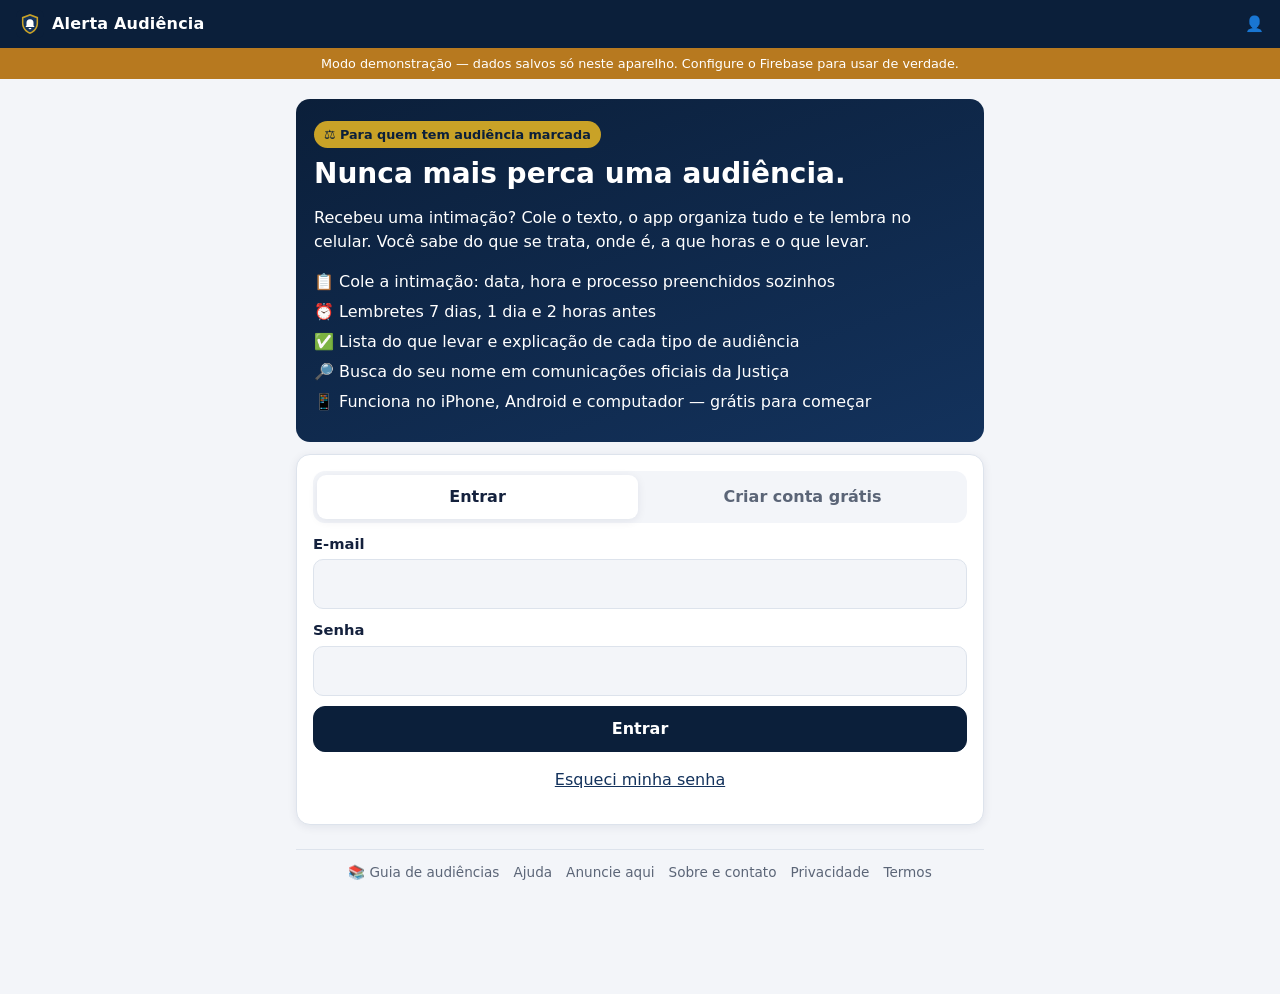
<file: index.html>
<!doctype html>
<html lang="pt-BR">
<head>
<meta charset="utf-8">
<meta name="viewport" content="width=device-width, initial-scale=1, viewport-fit=cover">
<meta http-equiv="Content-Security-Policy" content="default-src 'self'; script-src 'self' https://www.gstatic.com https://pagead2.googlesyndication.com https://*.googlesyndication.com https://*.google.com https://*.googletagservices.com https://*.doubleclick.net https://*.adtrafficquality.google https://fundingchoicesmessages.google.com; style-src 'self' 'unsafe-inline'; img-src 'self' data: https:; connect-src 'self' https://*.googleapis.com https://*.firebaseio.com https://*.firebaseapp.com https://www.gstatic.com https://comunicaapi.pje.jus.br https://api.queridodiario.ok.org.br https://*.google.com https://*.googlesyndication.com https://*.doubleclick.net https://*.adtrafficquality.google; frame-src https://*.firebaseapp.com https://*.googlesyndication.com https://*.doubleclick.net https://*.google.com https://*.adtrafficquality.google; object-src 'none'; base-uri 'self'; form-action 'self'; manifest-src 'self'; worker-src 'self'; upgrade-insecure-requests">
<meta name="referrer" content="strict-origin-when-cross-origin">
<title>Alerta Audiência — Anotador de Audiências</title>
<meta name="description" content="Organize suas audiências judiciais: cole a intimação, receba lembretes no celular, saiba do que se trata e o que levar. Grátis para começar.">
<meta name="theme-color" content="#0b1f3a">
<meta name="apple-mobile-web-app-capable" content="yes">
<meta name="mobile-web-app-capable" content="yes">
<meta name="apple-mobile-web-app-status-bar-style" content="black-translucent">
<meta name="apple-mobile-web-app-title" content="Alerta Audiência">
<link rel="manifest" href="manifest.webmanifest">
<link rel="icon" href="assets/img/icon.svg" type="image/svg+xml">
<link rel="apple-touch-icon" href="assets/img/icon-192.png">
<link rel="stylesheet" href="assets/css/styles.css">
<link rel="modulepreload" href="assets/js/store.js">
<link rel="modulepreload" href="assets/js/util.js">
<link rel="preconnect" href="https://www.gstatic.com" crossorigin>
<script src="assets/js/frame-guard.js"></script>
<script src="assets/js/config.js"></script>
<script type="module" src="assets/js/app.js"></script>
</head>
<body>
<a class="skip" href="#app">Pular para o conteúdo</a>
<header class="top">
  <a class="brand" href="#/"><img src="assets/img/icon.svg" alt="" width="28" height="28"> Alerta Audiência</a>
  <a class="top-link" href="#/conta" aria-label="Minha conta">👤</a>
</header>
<div id="demo-banner" class="demo" hidden>Modo demonstração — dados salvos só neste aparelho. Configure o Firebase para usar de verdade.</div>
<main id="app" tabindex="-1"><p class="loading-screen">Carregando…</p></main>
<nav id="nav" class="tabbar" hidden aria-label="Navegação principal">
  <a href="#/"><span>🏠</span>Início</a>
  <a href="#/audiencias"><span>⚖️</span>Audiências</a>
  <a href="#/nova" class="fab"><span>＋</span>Nova</a>
  <a href="#/buscar"><span>🔎</span>Buscar</a>
  <a href="#/premium"><span>⭐</span>Premium</a>
</nav>
<noscript>Ative o JavaScript para usar o Alerta Audiência.</noscript>
</body>
</html>
</file>
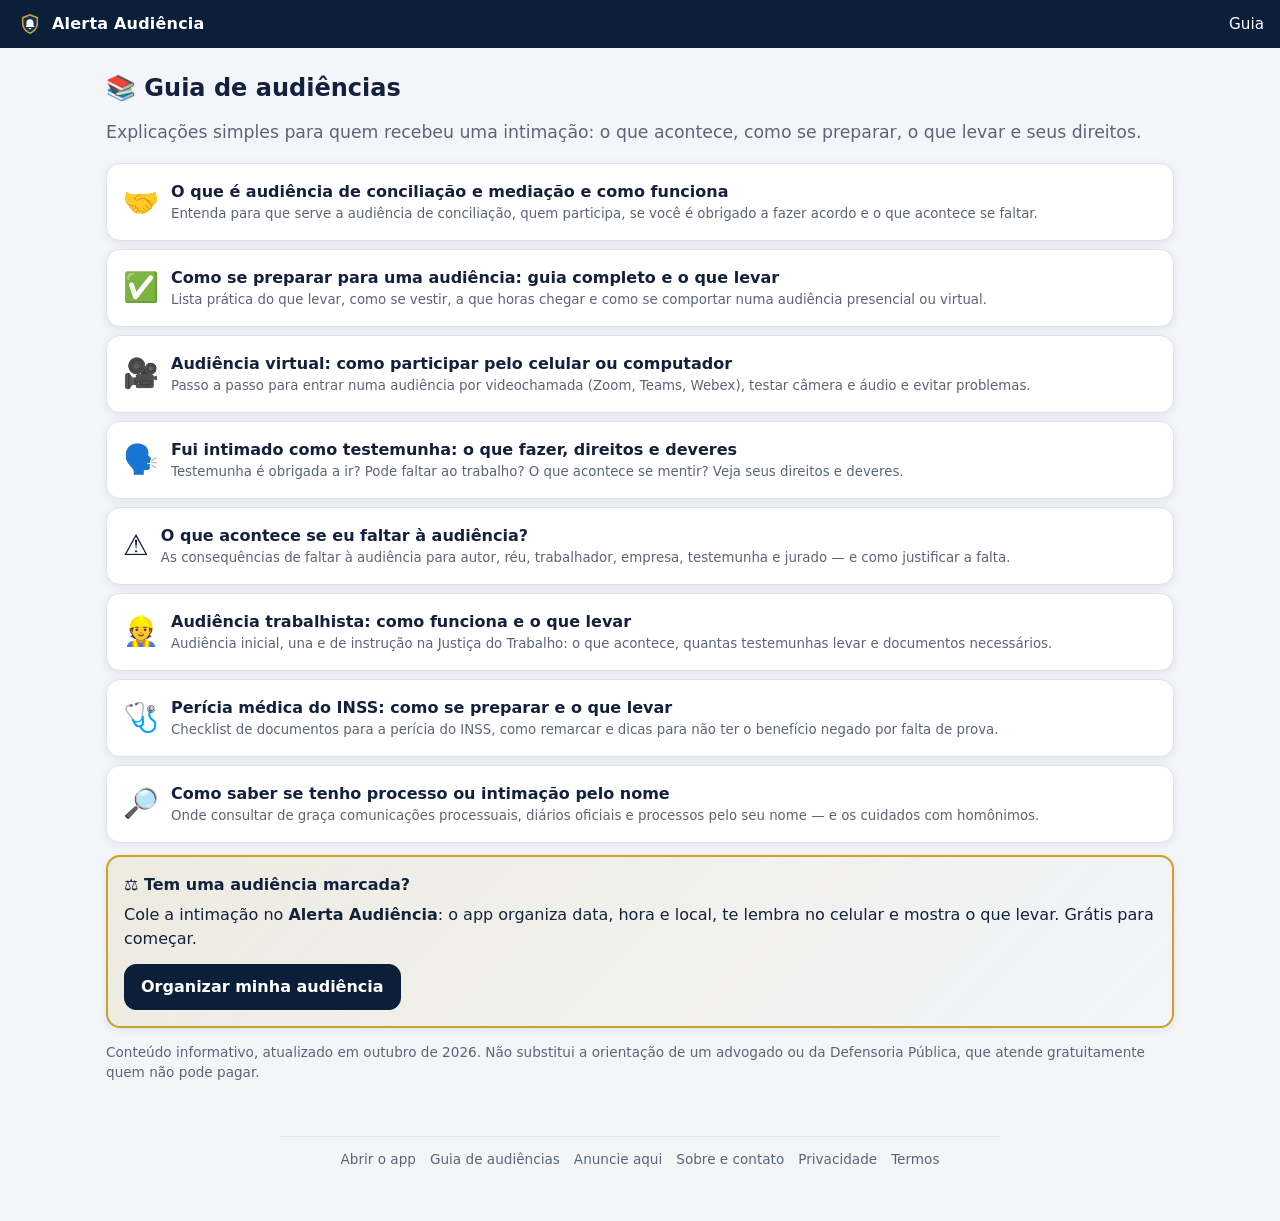
<file: guia/index.html>
<!doctype html>
<html lang="pt-BR">
<head>
<meta charset="utf-8">
<meta name="viewport" content="width=device-width, initial-scale=1">
<meta http-equiv="Content-Security-Policy" content="default-src 'self'; script-src 'self' https://www.gstatic.com https://pagead2.googlesyndication.com https://*.googlesyndication.com https://*.google.com https://*.googletagservices.com https://*.doubleclick.net https://*.adtrafficquality.google https://fundingchoicesmessages.google.com; style-src 'self' 'unsafe-inline'; img-src 'self' data: https:; connect-src 'self' https://*.googleapis.com https://*.firebaseio.com https://*.firebaseapp.com https://www.gstatic.com https://comunicaapi.pje.jus.br https://api.queridodiario.ok.org.br https://*.google.com https://*.googlesyndication.com https://*.doubleclick.net https://*.adtrafficquality.google; frame-src https://*.firebaseapp.com https://*.googlesyndication.com https://*.doubleclick.net https://*.google.com https://*.adtrafficquality.google; object-src 'none'; base-uri 'self'; form-action 'self'; manifest-src 'self'; worker-src 'self'; upgrade-insecure-requests">
<title>Guia de audiências: tire suas dúvidas | Alerta Audiência</title>
<meta name="description" content="Guia simples sobre audiências judiciais: conciliação, trabalhista, testemunha, audiência virtual, perícia do INSS e o que acontece se faltar.">
<link rel="canonical" href="https://williancoder.github.io/pm-alerta-audiencias/guia/">
<meta property="og:type" content="article"><meta property="og:title" content="Guia de audiências: tire suas dúvidas | Alerta Audiência"><meta property="og:description" content="Guia simples sobre audiências judiciais: conciliação, trabalhista, testemunha, audiência virtual, perícia do INSS e o que acontece se faltar."><meta property="og:url" content="https://williancoder.github.io/pm-alerta-audiencias/guia/"><meta property="og:image" content="https://williancoder.github.io/pm-alerta-audiencias/assets/img/icon-512.png"><meta property="og:locale" content="pt_BR">
<meta name="theme-color" content="#0b1f3a">
<link rel="icon" href="../assets/img/icon.svg" type="image/svg+xml">
<link rel="stylesheet" href="../assets/css/styles.css">
<script src="../assets/js/frame-guard.js"></script>
<script src="../assets/js/config.js"></script>
<script type="module" src="../assets/js/guia.js"></script>

</head>
<body class="admin">
<header class="top"><a class="brand" href="../"><img src="../assets/img/icon.svg" alt="" width="28" height="28"> Alerta Audiência</a><a class="top-link" href="../guia/">Guia</a></header>
<main class="doc">
<h1>📚 Guia de audiências</h1><p class="lead">Explicações simples para quem recebeu uma intimação: o que acontece, como se preparar, o que levar e seus direitos.</p><div class="list"><a class="card guia-item" href="o-que-e-audiencia-de-conciliacao.html"><span>🤝</span><div><b>O que é audiência de conciliação e mediação e como funciona</b><small>Entenda para que serve a audiência de conciliação, quem participa, se você é obrigado a fazer acordo e o que acontece se faltar.</small></div></a><a class="card guia-item" href="como-se-preparar-para-uma-audiencia.html"><span>✅</span><div><b>Como se preparar para uma audiência: guia completo e o que levar</b><small>Lista prática do que levar, como se vestir, a que horas chegar e como se comportar numa audiência presencial ou virtual.</small></div></a><a class="card guia-item" href="audiencia-virtual-como-participar.html"><span>🎥</span><div><b>Audiência virtual: como participar pelo celular ou computador</b><small>Passo a passo para entrar numa audiência por videochamada (Zoom, Teams, Webex), testar câmera e áudio e evitar problemas.</small></div></a><a class="card guia-item" href="intimado-como-testemunha.html"><span>🗣️</span><div><b>Fui intimado como testemunha: o que fazer, direitos e deveres</b><small>Testemunha é obrigada a ir? Pode faltar ao trabalho? O que acontece se mentir? Veja seus direitos e deveres.</small></div></a><a class="card guia-item" href="o-que-acontece-se-faltar-audiencia.html"><span>⚠️</span><div><b>O que acontece se eu faltar à audiência?</b><small>As consequências de faltar à audiência para autor, réu, trabalhador, empresa, testemunha e jurado — e como justificar a falta.</small></div></a><a class="card guia-item" href="audiencia-trabalhista-como-funciona.html"><span>👷</span><div><b>Audiência trabalhista: como funciona e o que levar</b><small>Audiência inicial, una e de instrução na Justiça do Trabalho: o que acontece, quantas testemunhas levar e documentos necessários.</small></div></a><a class="card guia-item" href="pericia-inss-o-que-levar.html"><span>🩺</span><div><b>Perícia médica do INSS: como se preparar e o que levar</b><small>Checklist de documentos para a perícia do INSS, como remarcar e dicas para não ter o benefício negado por falta de prova.</small></div></a><a class="card guia-item" href="como-consultar-processo-pelo-nome.html"><span>🔎</span><div><b>Como saber se tenho processo ou intimação pelo nome</b><small>Onde consultar de graça comunicações processuais, diários oficiais e processos pelo seu nome — e os cuidados com homônimos.</small></div></a></div><div data-ad-pos="artigos"></div><aside class="card cta"><b>⚖️ Tem uma audiência marcada?</b><p>Cole a intimação no <b>Alerta Audiência</b>: o app organiza data, hora e local, te lembra no celular e mostra o que levar. Grátis para começar.</p><a class="btn primary" href="../#/cadastro">Organizar minha audiência</a></aside><p class="muted small">Conteúdo informativo, atualizado em outubro de 2026. Não substitui a orientação de um advogado ou da Defensoria Pública, que atende gratuitamente quem não pode pagar.</p>
</main>
<footer class="foot"><a href="../">Abrir o app</a><a href="../guia/">Guia de audiências</a><a href="../#/anuncie">Anuncie aqui</a><a href="../sobre.html">Sobre e contato</a><a href="../privacidade.html">Privacidade</a><a href="../termos.html">Termos</a></footer>
</body>
</html>
</file>
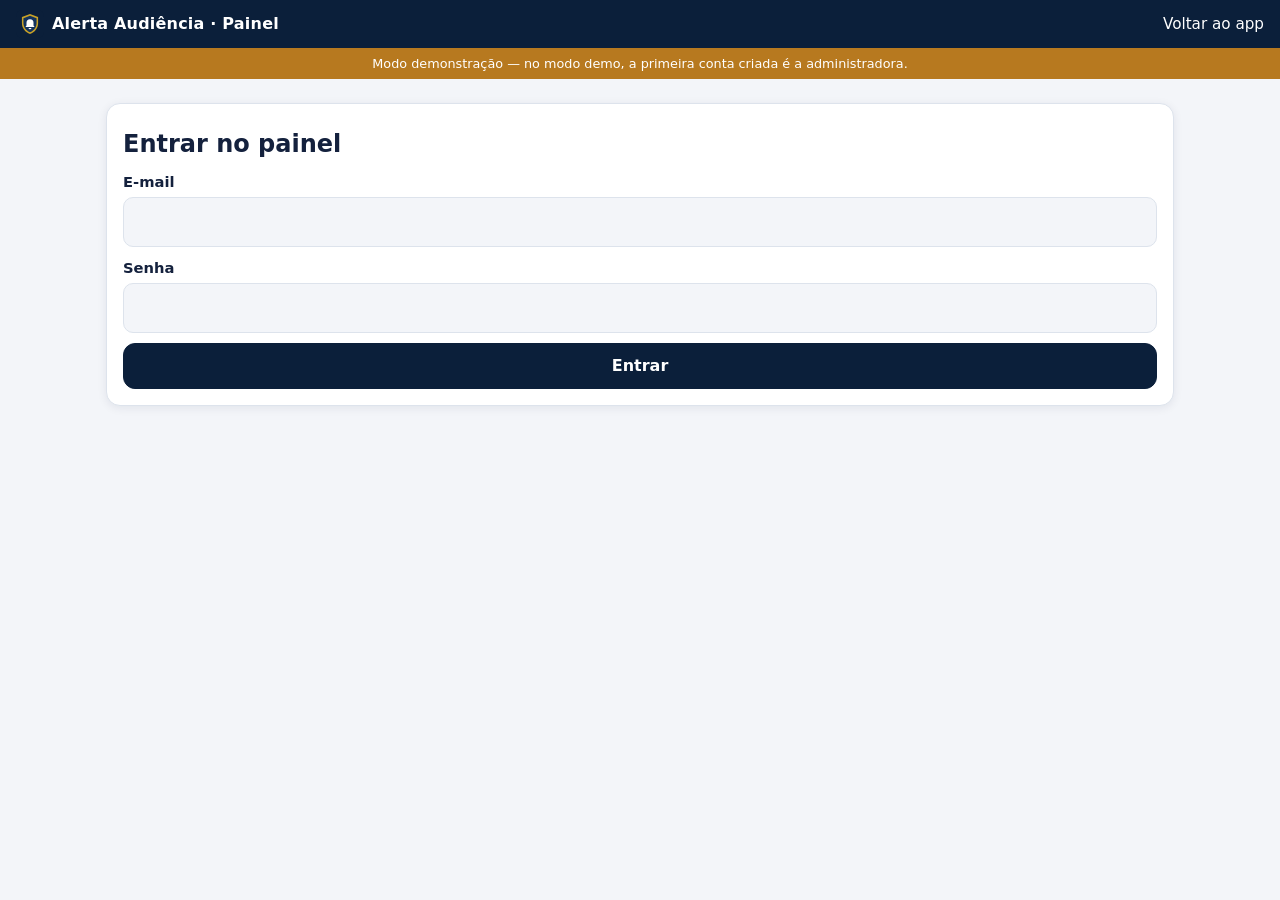
<file: admin.html>
<!doctype html>
<html lang="pt-BR">
<head>
<meta charset="utf-8">
<meta name="viewport" content="width=device-width, initial-scale=1">
<meta http-equiv="Content-Security-Policy" content="default-src 'self'; script-src 'self' https://www.gstatic.com https://pagead2.googlesyndication.com https://*.googlesyndication.com https://*.google.com https://*.googletagservices.com https://*.doubleclick.net https://*.adtrafficquality.google https://fundingchoicesmessages.google.com; style-src 'self' 'unsafe-inline'; img-src 'self' data: https:; connect-src 'self' https://*.googleapis.com https://*.firebaseio.com https://*.firebaseapp.com https://www.gstatic.com https://comunicaapi.pje.jus.br https://api.queridodiario.ok.org.br https://*.google.com https://*.googlesyndication.com https://*.doubleclick.net https://*.adtrafficquality.google; frame-src https://*.firebaseapp.com https://*.googlesyndication.com https://*.doubleclick.net https://*.google.com https://*.adtrafficquality.google; object-src 'none'; base-uri 'self'; form-action 'self'; manifest-src 'self'; worker-src 'self'; upgrade-insecure-requests">
<meta name="robots" content="noindex, nofollow">
<meta name="referrer" content="no-referrer">
<title>Painel — Alerta Audiência</title>
<meta name="theme-color" content="#0b1f3a">
<link rel="icon" href="assets/img/icon.svg" type="image/svg+xml">
<link rel="stylesheet" href="assets/css/styles.css">
<script src="assets/js/frame-guard.js"></script>
<script src="assets/js/config.js"></script>
<script type="module" src="assets/js/admin.js"></script>
</head>
<body class="admin">
<header class="top"><a class="brand" href="./"><img src="assets/img/icon.svg" alt="" width="28" height="28"> Alerta Audiência · Painel</a><a class="top-link" href="./">Voltar ao app</a></header>
<div id="demo-banner" class="demo" hidden>Modo demonstração — no modo demo, a primeira conta criada é a administradora.</div>
<main id="adm" tabindex="-1"><p class="loading-screen">Carregando…</p></main>
</body>
</html>
</file>
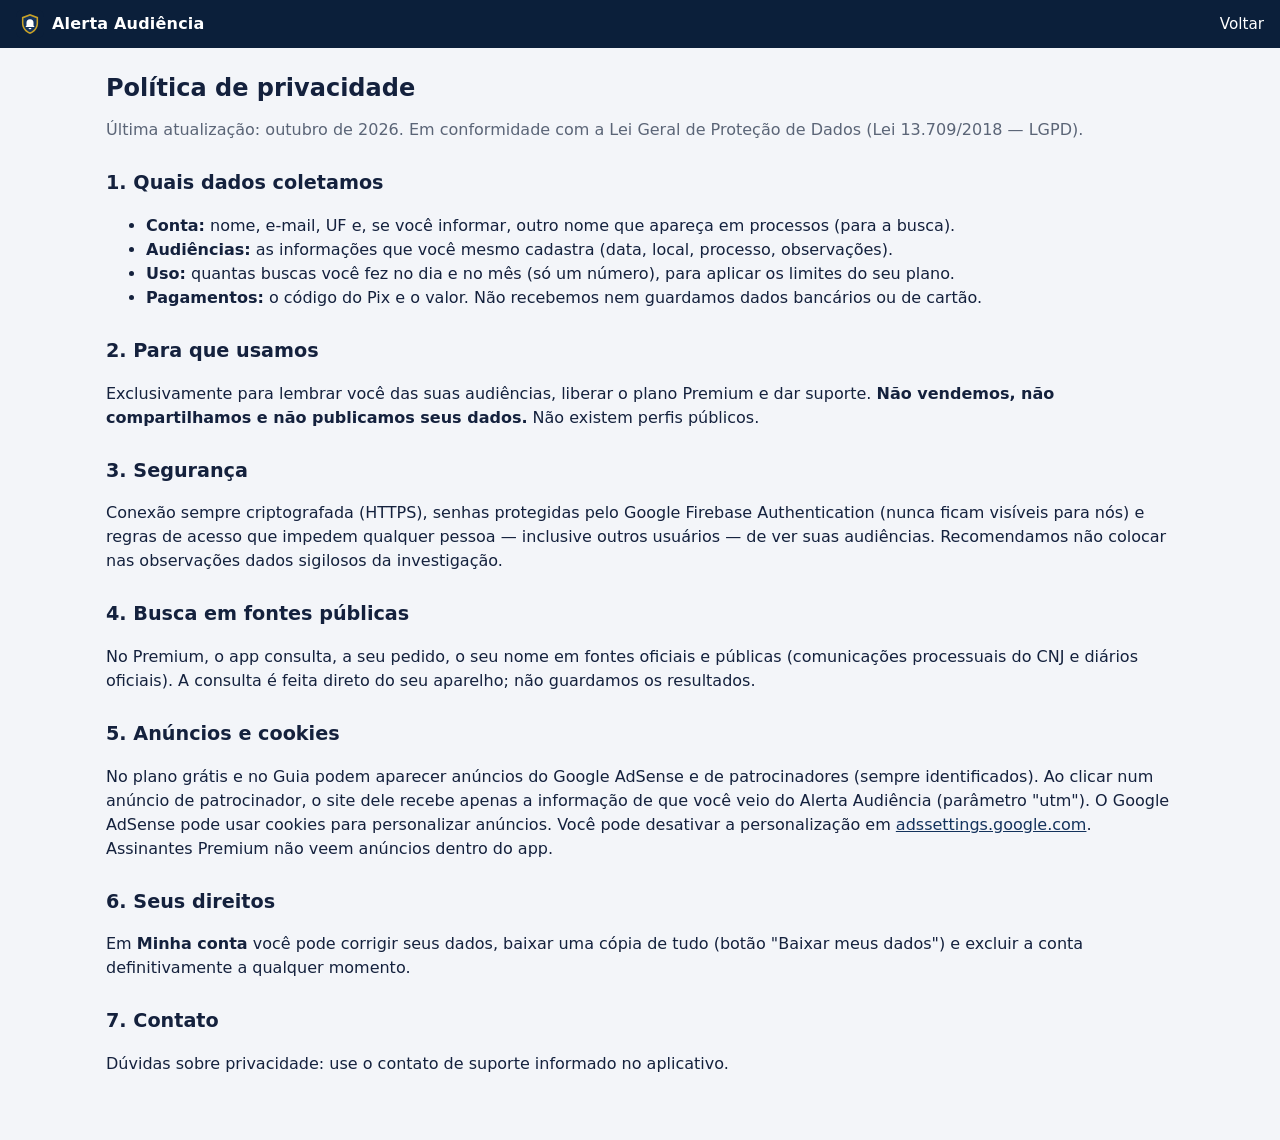
<file: privacidade.html>
<!doctype html>
<html lang="pt-BR"><head><meta charset="utf-8"><meta name="viewport" content="width=device-width, initial-scale=1">
<meta http-equiv="Content-Security-Policy" content="default-src 'self'; script-src 'self' https://www.gstatic.com https://pagead2.googlesyndication.com https://*.googlesyndication.com https://*.google.com https://*.googletagservices.com https://*.doubleclick.net https://*.adtrafficquality.google https://fundingchoicesmessages.google.com; style-src 'self' 'unsafe-inline'; img-src 'self' data: https:; connect-src 'self' https://*.googleapis.com https://*.firebaseio.com https://*.firebaseapp.com https://www.gstatic.com https://comunicaapi.pje.jus.br https://api.queridodiario.ok.org.br https://*.google.com https://*.googlesyndication.com https://*.doubleclick.net https://*.adtrafficquality.google; frame-src https://*.firebaseapp.com https://*.googlesyndication.com https://*.doubleclick.net https://*.google.com https://*.adtrafficquality.google; object-src 'none'; base-uri 'self'; form-action 'self'; manifest-src 'self'; worker-src 'self'; upgrade-insecure-requests">
<title>Política de privacidade — Alerta Audiência</title><meta name="theme-color" content="#0b1f3a"><link rel="icon" href="assets/img/icon.svg"><link rel="stylesheet" href="assets/css/styles.css">
<script src="assets/js/frame-guard.js"></script></head>
<body class="admin"><header class="top"><a class="brand" href="./"><img src="assets/img/icon.svg" alt="" width="28" height="28"> Alerta Audiência</a><a class="top-link" href="./">Voltar</a></header>
<main class="doc">
<h1>Política de privacidade</h1>
<p class="muted">Última atualização: outubro de 2026. Em conformidade com a Lei Geral de Proteção de Dados (Lei 13.709/2018 — LGPD).</p>
<h2>1. Quais dados coletamos</h2>
<ul><li><b>Conta:</b> nome, e-mail, UF e, se você informar, outro nome que apareça em processos (para a busca).</li>
<li><b>Audiências:</b> as informações que você mesmo cadastra (data, local, processo, observações).</li>
<li><b>Uso:</b> quantas buscas você fez no dia e no mês (só um número), para aplicar os limites do seu plano.</li>
<li><b>Pagamentos:</b> o código do Pix e o valor. Não recebemos nem guardamos dados bancários ou de cartão.</li></ul>
<h2>2. Para que usamos</h2>
<p>Exclusivamente para lembrar você das suas audiências, liberar o plano Premium e dar suporte. <b>Não vendemos, não compartilhamos e não publicamos seus dados.</b> Não existem perfis públicos.</p>
<h2>3. Segurança</h2>
<p>Conexão sempre criptografada (HTTPS), senhas protegidas pelo Google Firebase Authentication (nunca ficam visíveis para nós) e regras de acesso que impedem qualquer pessoa — inclusive outros usuários — de ver suas audiências. Recomendamos não colocar nas observações dados sigilosos da investigação.</p>
<h2>4. Busca em fontes públicas</h2>
<p>No Premium, o app consulta, a seu pedido, o seu nome em fontes oficiais e públicas (comunicações processuais do CNJ e diários oficiais). A consulta é feita direto do seu aparelho; não guardamos os resultados.</p>
<h2>5. Anúncios e cookies</h2>
<p>No plano grátis e no Guia podem aparecer anúncios do Google AdSense e de patrocinadores (sempre identificados). Ao clicar num anúncio de patrocinador, o site dele recebe apenas a informação de que você veio do Alerta Audiência (parâmetro "utm"). O Google AdSense pode usar cookies para personalizar anúncios. Você pode desativar a personalização em <a href="https://adssettings.google.com" target="_blank" rel="noopener">adssettings.google.com</a>. Assinantes Premium não veem anúncios dentro do app.</p>
<h2>6. Seus direitos</h2>
<p>Em <b>Minha conta</b> você pode corrigir seus dados, baixar uma cópia de tudo (botão "Baixar meus dados") e excluir a conta definitivamente a qualquer momento.</p>
<h2>7. Contato</h2>
<p>Dúvidas sobre privacidade: use o contato de suporte informado no aplicativo.</p>
</main></body></html>
</file>
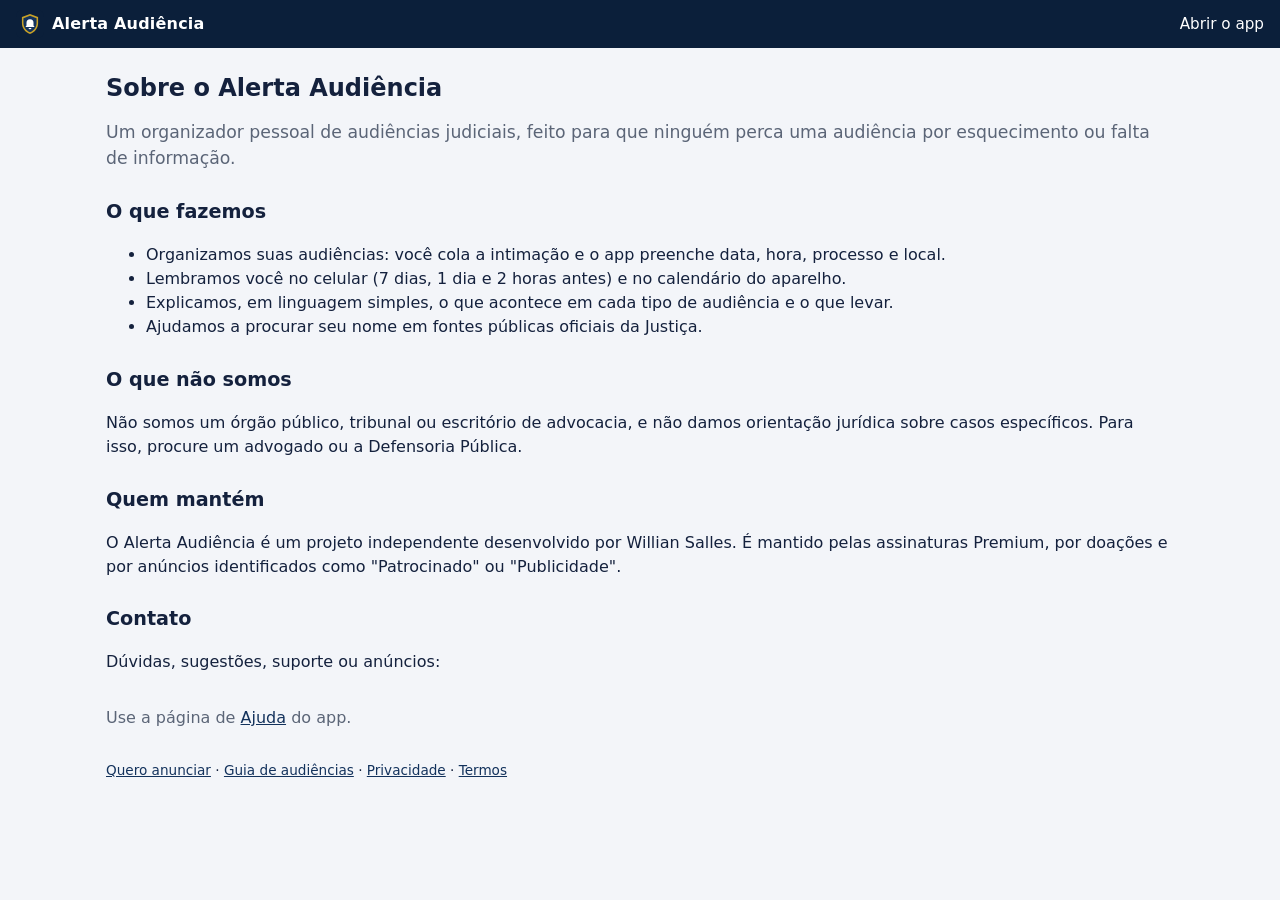
<file: sobre.html>
<!doctype html>
<html lang="pt-BR"><head><meta charset="utf-8"><meta name="viewport" content="width=device-width, initial-scale=1">
<meta http-equiv="Content-Security-Policy" content="default-src 'self'; script-src 'self' https://www.gstatic.com https://pagead2.googlesyndication.com https://*.googlesyndication.com https://*.google.com https://*.googletagservices.com https://*.doubleclick.net https://*.adtrafficquality.google https://fundingchoicesmessages.google.com; style-src 'self' 'unsafe-inline'; img-src 'self' data: https:; connect-src 'self' https://*.googleapis.com https://*.firebaseio.com https://*.firebaseapp.com https://www.gstatic.com https://comunicaapi.pje.jus.br https://api.queridodiario.ok.org.br https://*.google.com https://*.googlesyndication.com https://*.doubleclick.net https://*.adtrafficquality.google; frame-src https://*.firebaseapp.com https://*.googlesyndication.com https://*.doubleclick.net https://*.google.com https://*.adtrafficquality.google; object-src 'none'; base-uri 'self'; form-action 'self'; manifest-src 'self'; worker-src 'self'; upgrade-insecure-requests">
<title>Sobre e contato — Alerta Audiência</title>
<meta name="description" content="Quem faz o Alerta Audiência, para que serve e como falar com a gente.">
<meta name="theme-color" content="#0b1f3a"><link rel="icon" href="assets/img/icon.svg"><link rel="stylesheet" href="assets/css/styles.css">
<script src="assets/js/frame-guard.js"></script><script src="assets/js/config.js"></script><script type="module" src="assets/js/guia.js"></script></head>
<body class="admin"><header class="top"><a class="brand" href="./"><img src="assets/img/icon.svg" alt="" width="28" height="28"> Alerta Audiência</a><a class="top-link" href="./">Abrir o app</a></header>
<main class="doc">
<h1>Sobre o Alerta Audiência</h1>
<p class="lead">Um organizador pessoal de audiências judiciais, feito para que ninguém perca uma audiência por esquecimento ou falta de informação.</p>
<h2>O que fazemos</h2>
<ul>
<li>Organizamos suas audiências: você cola a intimação e o app preenche data, hora, processo e local.</li>
<li>Lembramos você no celular (7 dias, 1 dia e 2 horas antes) e no calendário do aparelho.</li>
<li>Explicamos, em linguagem simples, o que acontece em cada tipo de audiência e o que levar.</li>
<li>Ajudamos a procurar seu nome em fontes públicas oficiais da Justiça.</li>
</ul>
<h2>O que não somos</h2>
<p>Não somos um órgão público, tribunal ou escritório de advocacia, e não damos orientação jurídica sobre casos específicos. Para isso, procure um advogado ou a Defensoria Pública.</p>
<h2>Quem mantém</h2>
<p>O Alerta Audiência é um projeto independente desenvolvido por Willian Salles. É mantido pelas assinaturas Premium, por doações e por anúncios identificados como "Patrocinado" ou "Publicidade".</p>
<h2>Contato</h2>
<p>Dúvidas, sugestões, suporte ou anúncios:</p>
<div class="row wrap" data-contato></div>
<p class="small"><a href="./#/anuncie">Quero anunciar</a> · <a href="guia/">Guia de audiências</a> · <a href="privacidade.html">Privacidade</a> · <a href="termos.html">Termos</a></p>
</main></body></html>
</file>
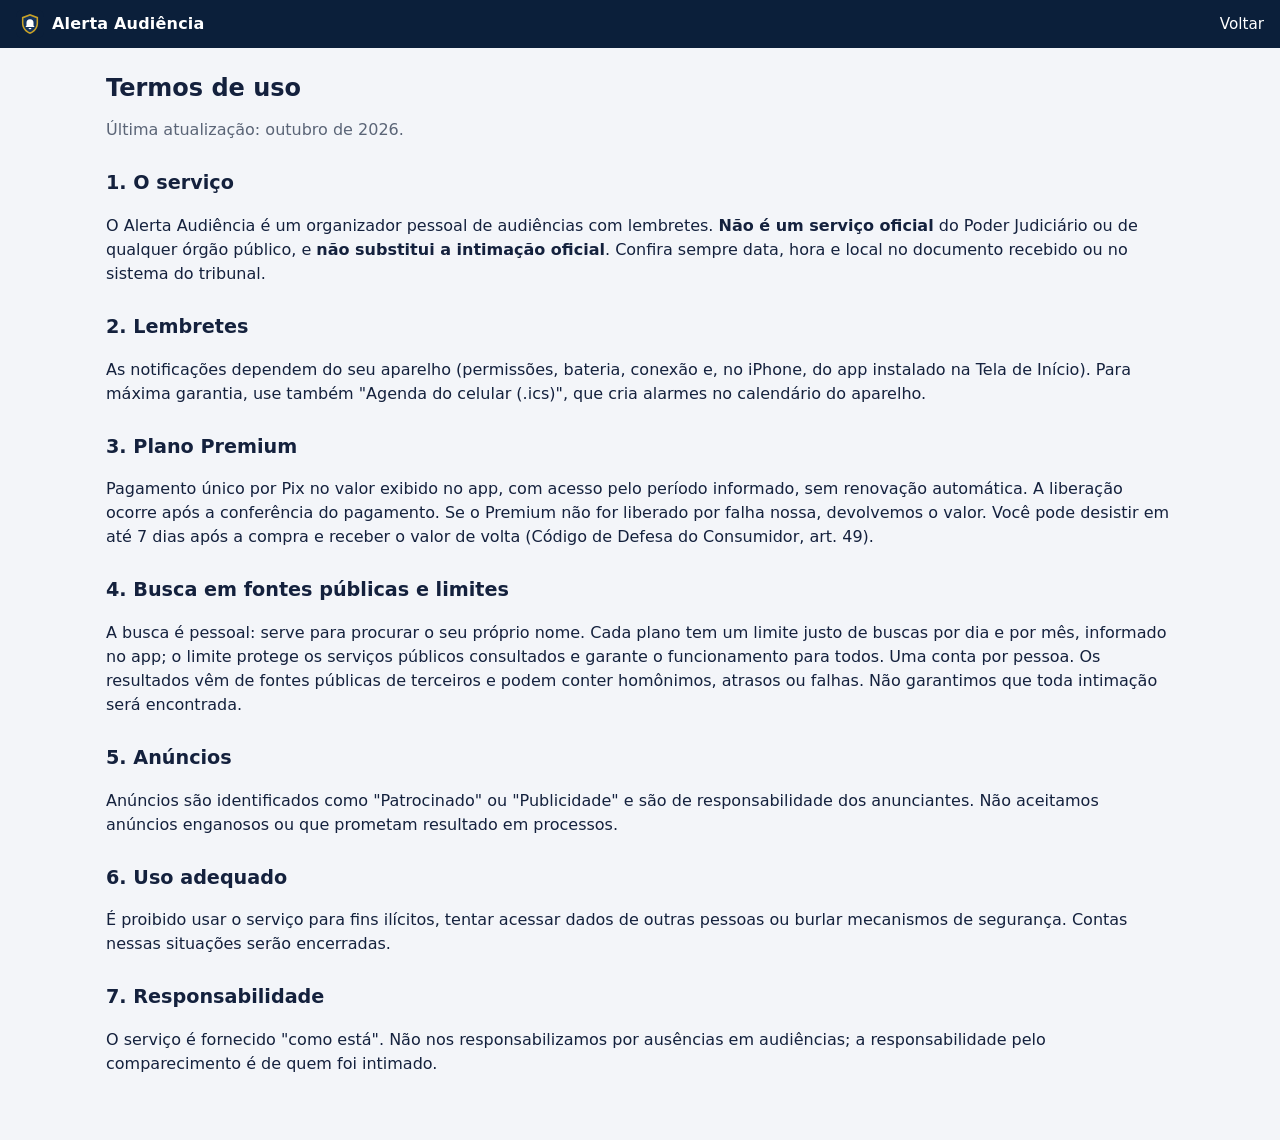
<file: termos.html>
<!doctype html>
<html lang="pt-BR"><head><meta charset="utf-8"><meta name="viewport" content="width=device-width, initial-scale=1">
<meta http-equiv="Content-Security-Policy" content="default-src 'self'; script-src 'self' https://www.gstatic.com https://pagead2.googlesyndication.com https://*.googlesyndication.com https://*.google.com https://*.googletagservices.com https://*.doubleclick.net https://*.adtrafficquality.google https://fundingchoicesmessages.google.com; style-src 'self' 'unsafe-inline'; img-src 'self' data: https:; connect-src 'self' https://*.googleapis.com https://*.firebaseio.com https://*.firebaseapp.com https://www.gstatic.com https://comunicaapi.pje.jus.br https://api.queridodiario.ok.org.br https://*.google.com https://*.googlesyndication.com https://*.doubleclick.net https://*.adtrafficquality.google; frame-src https://*.firebaseapp.com https://*.googlesyndication.com https://*.doubleclick.net https://*.google.com https://*.adtrafficquality.google; object-src 'none'; base-uri 'self'; form-action 'self'; manifest-src 'self'; worker-src 'self'; upgrade-insecure-requests">
<title>Termos de uso — Alerta Audiência</title><meta name="theme-color" content="#0b1f3a"><link rel="icon" href="assets/img/icon.svg"><link rel="stylesheet" href="assets/css/styles.css">
<script src="assets/js/frame-guard.js"></script></head>
<body class="admin"><header class="top"><a class="brand" href="./"><img src="assets/img/icon.svg" alt="" width="28" height="28"> Alerta Audiência</a><a class="top-link" href="./">Voltar</a></header>
<main class="doc">
<h1>Termos de uso</h1>
<p class="muted">Última atualização: outubro de 2026.</p>
<h2>1. O serviço</h2>
<p>O Alerta Audiência é um organizador pessoal de audiências com lembretes. <b>Não é um serviço oficial</b> do Poder Judiciário ou de qualquer órgão público, e <b>não substitui a intimação oficial</b>. Confira sempre data, hora e local no documento recebido ou no sistema do tribunal.</p>
<h2>2. Lembretes</h2>
<p>As notificações dependem do seu aparelho (permissões, bateria, conexão e, no iPhone, do app instalado na Tela de Início). Para máxima garantia, use também "Agenda do celular (.ics)", que cria alarmes no calendário do aparelho.</p>
<h2>3. Plano Premium</h2>
<p>Pagamento único por Pix no valor exibido no app, com acesso pelo período informado, sem renovação automática. A liberação ocorre após a conferência do pagamento. Se o Premium não for liberado por falha nossa, devolvemos o valor. Você pode desistir em até 7 dias após a compra e receber o valor de volta (Código de Defesa do Consumidor, art. 49).</p>
<h2>4. Busca em fontes públicas e limites</h2>
<p>A busca é pessoal: serve para procurar o seu próprio nome. Cada plano tem um limite justo de buscas por dia e por mês, informado no app; o limite protege os serviços públicos consultados e garante o funcionamento para todos. Uma conta por pessoa. Os resultados vêm de fontes públicas de terceiros e podem conter homônimos, atrasos ou falhas. Não garantimos que toda intimação será encontrada.</p>
<h2>5. Anúncios</h2>
<p>Anúncios são identificados como "Patrocinado" ou "Publicidade" e são de responsabilidade dos anunciantes. Não aceitamos anúncios enganosos ou que prometam resultado em processos.</p>
<h2>6. Uso adequado</h2>
<p>É proibido usar o serviço para fins ilícitos, tentar acessar dados de outras pessoas ou burlar mecanismos de segurança. Contas nessas situações serão encerradas.</p>
<h2>7. Responsabilidade</h2>
<p>O serviço é fornecido "como está". Não nos responsabilizamos por ausências em audiências; a responsabilidade pelo comparecimento é de quem foi intimado.</p>
</main></body></html>
</file>
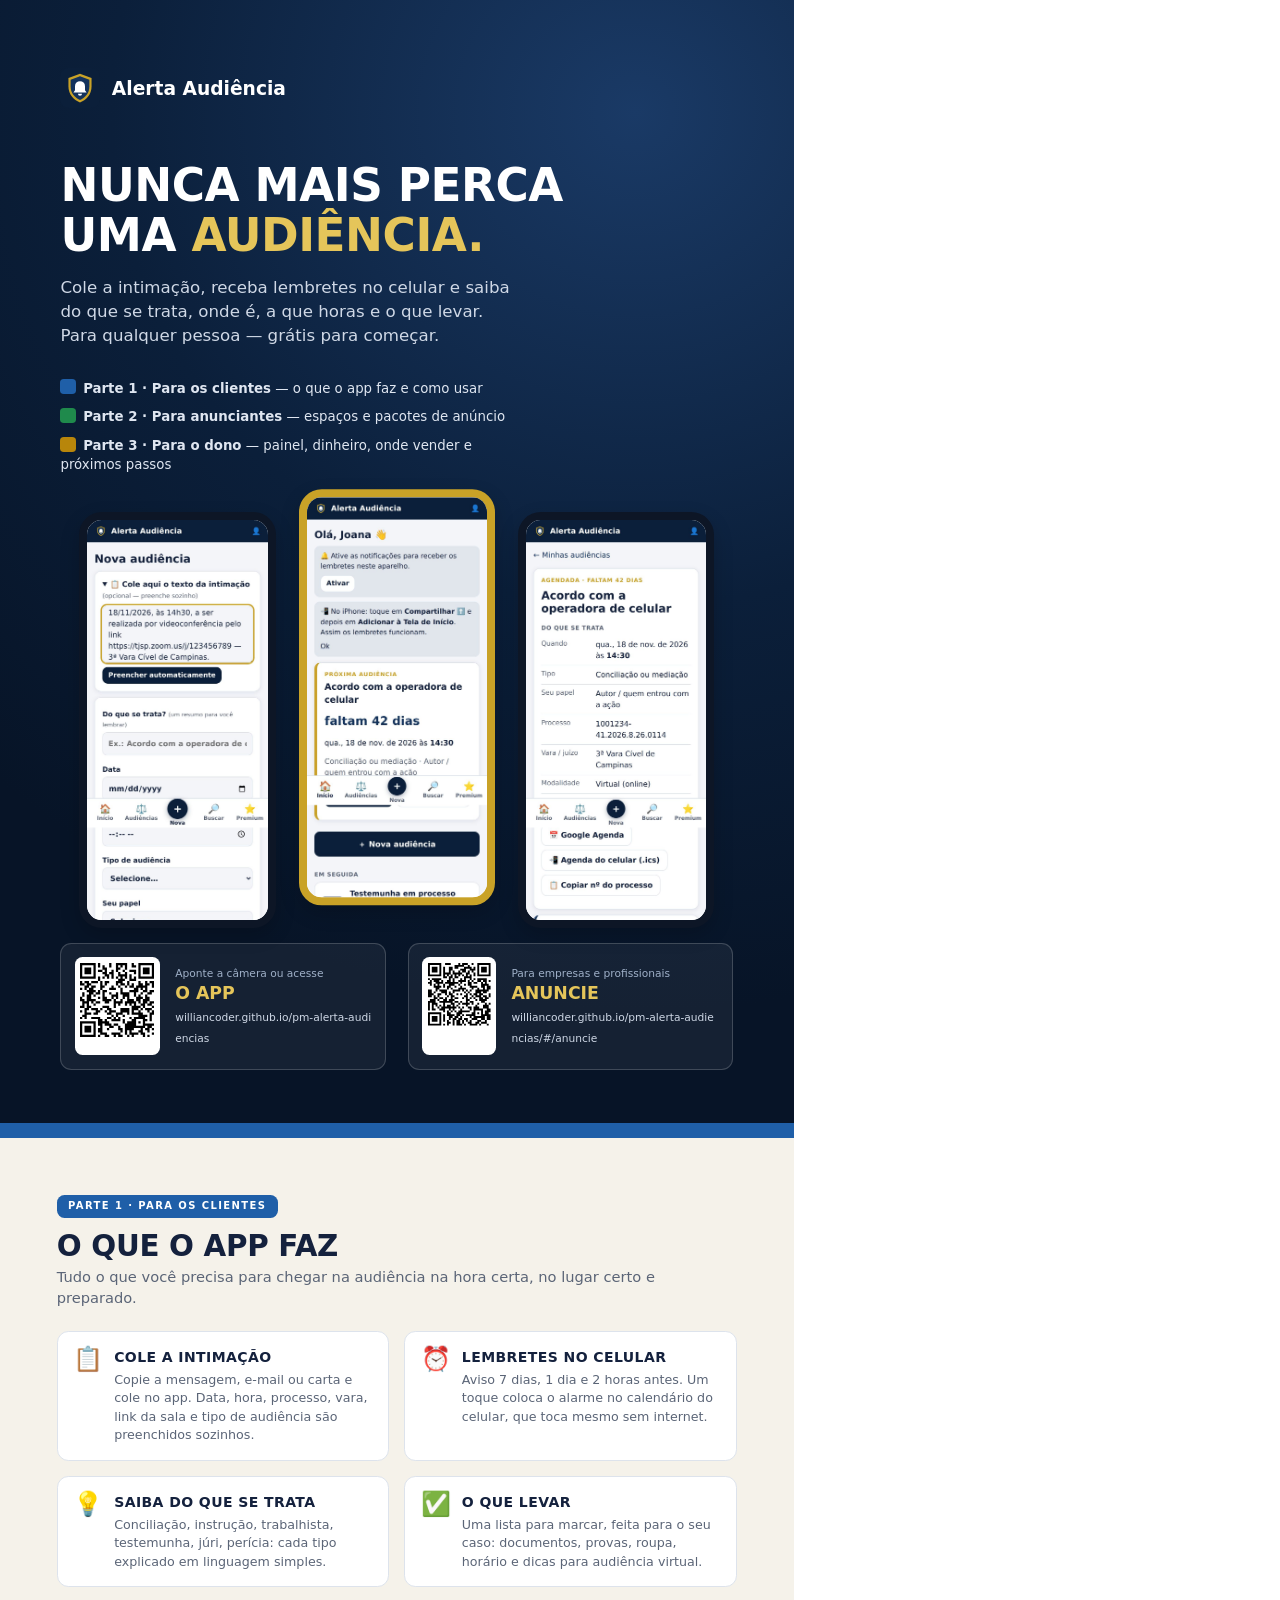
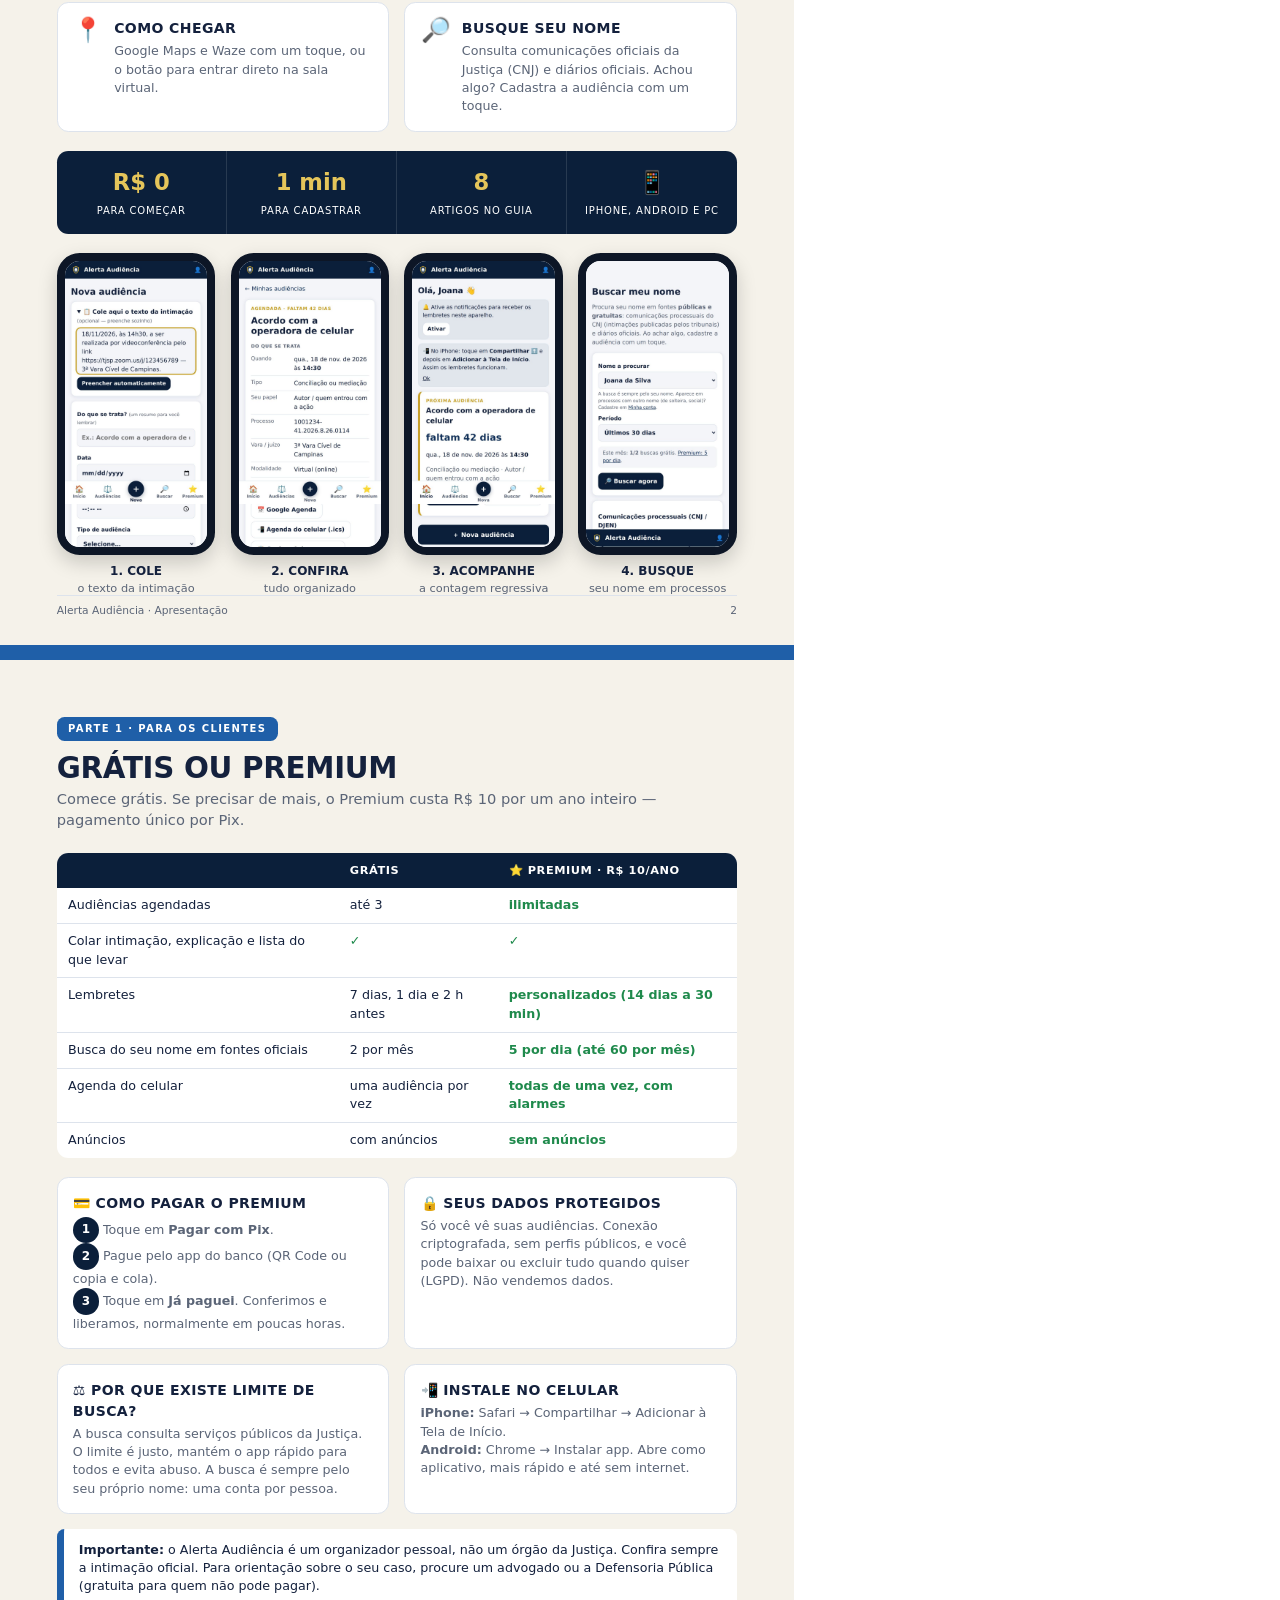
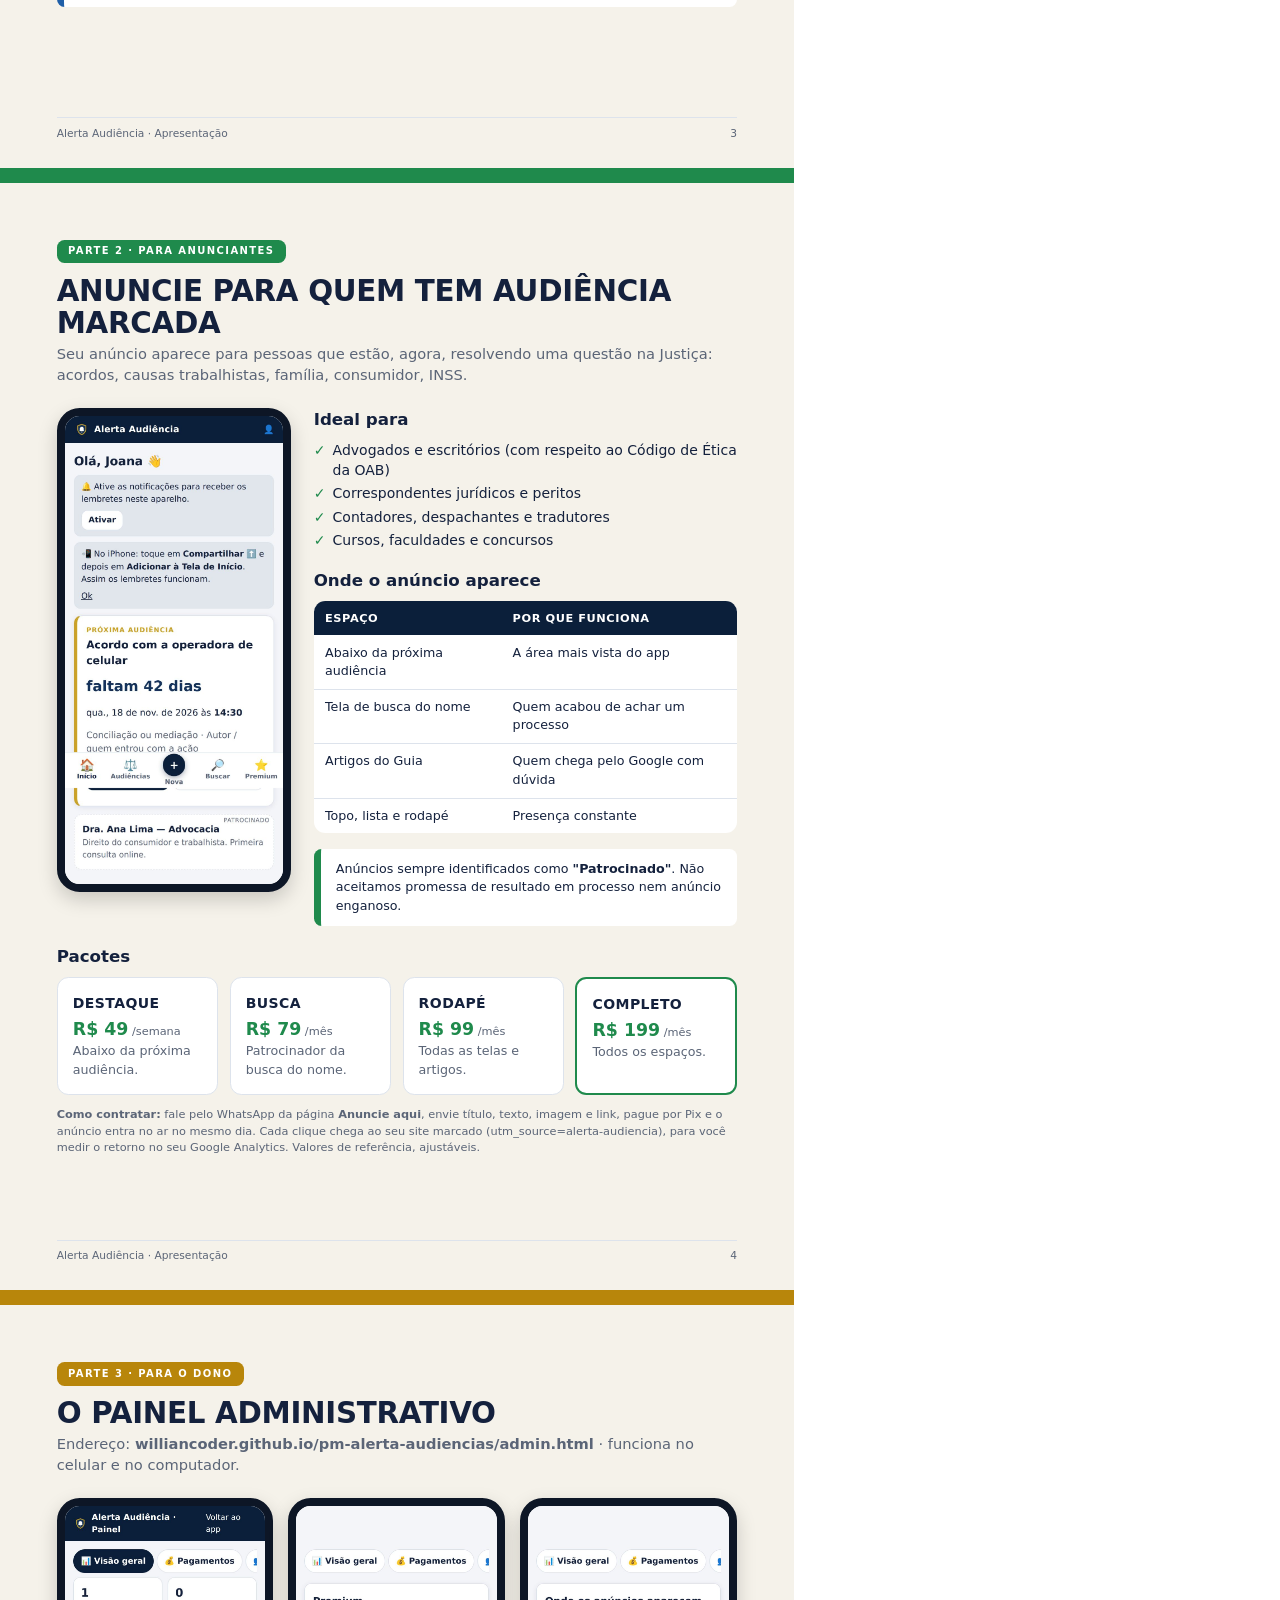
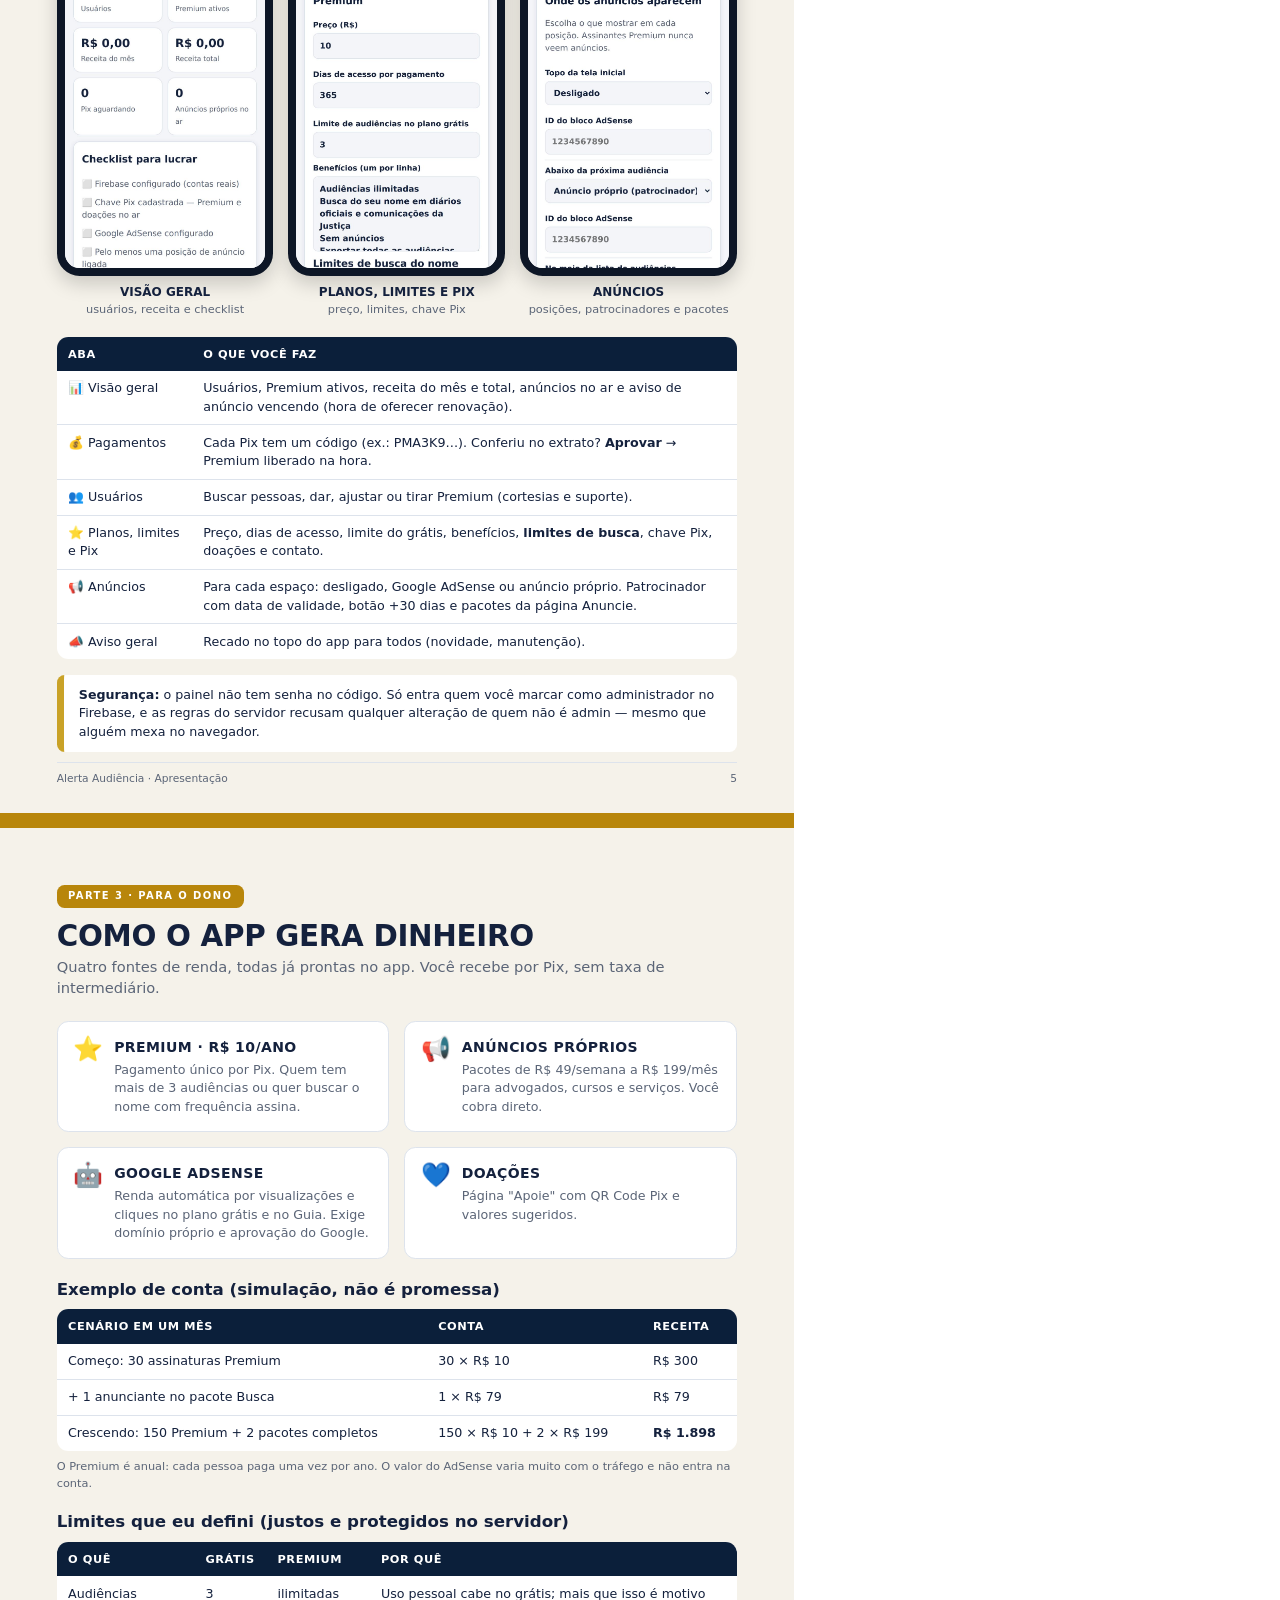
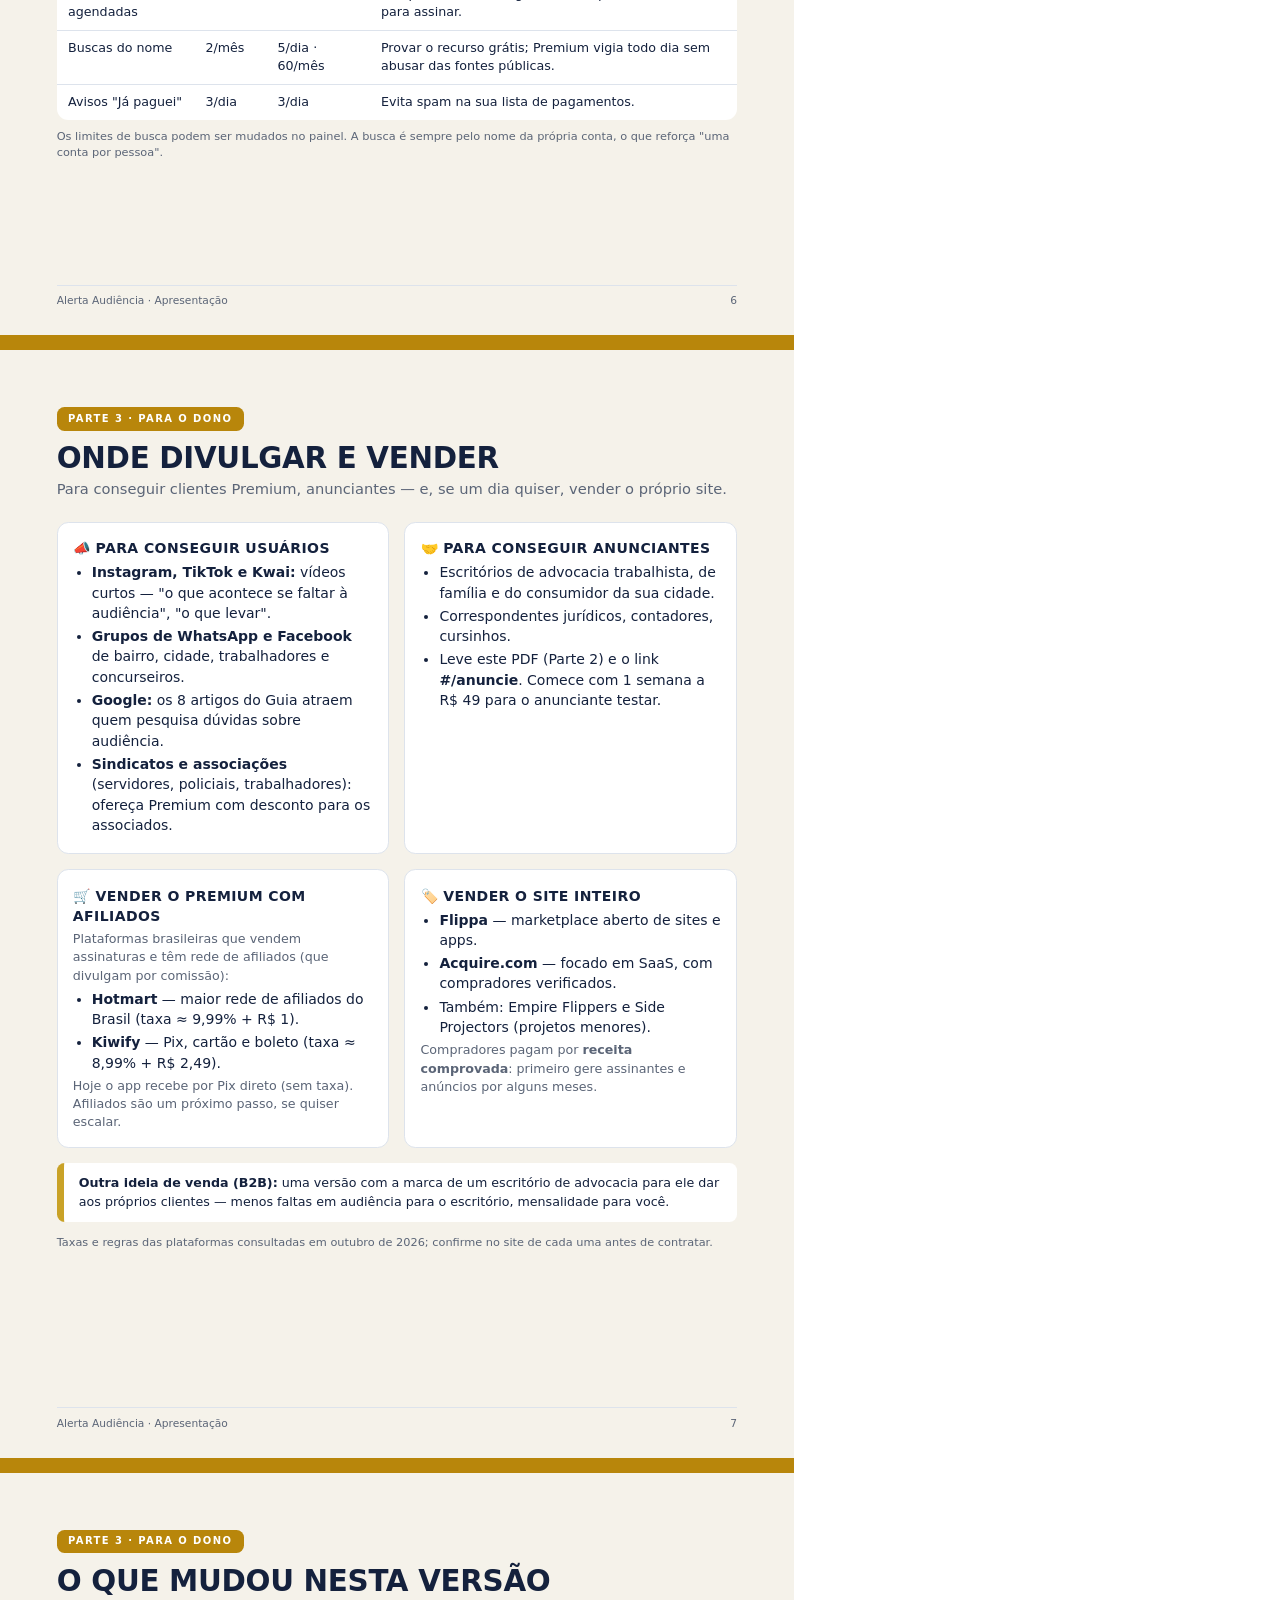
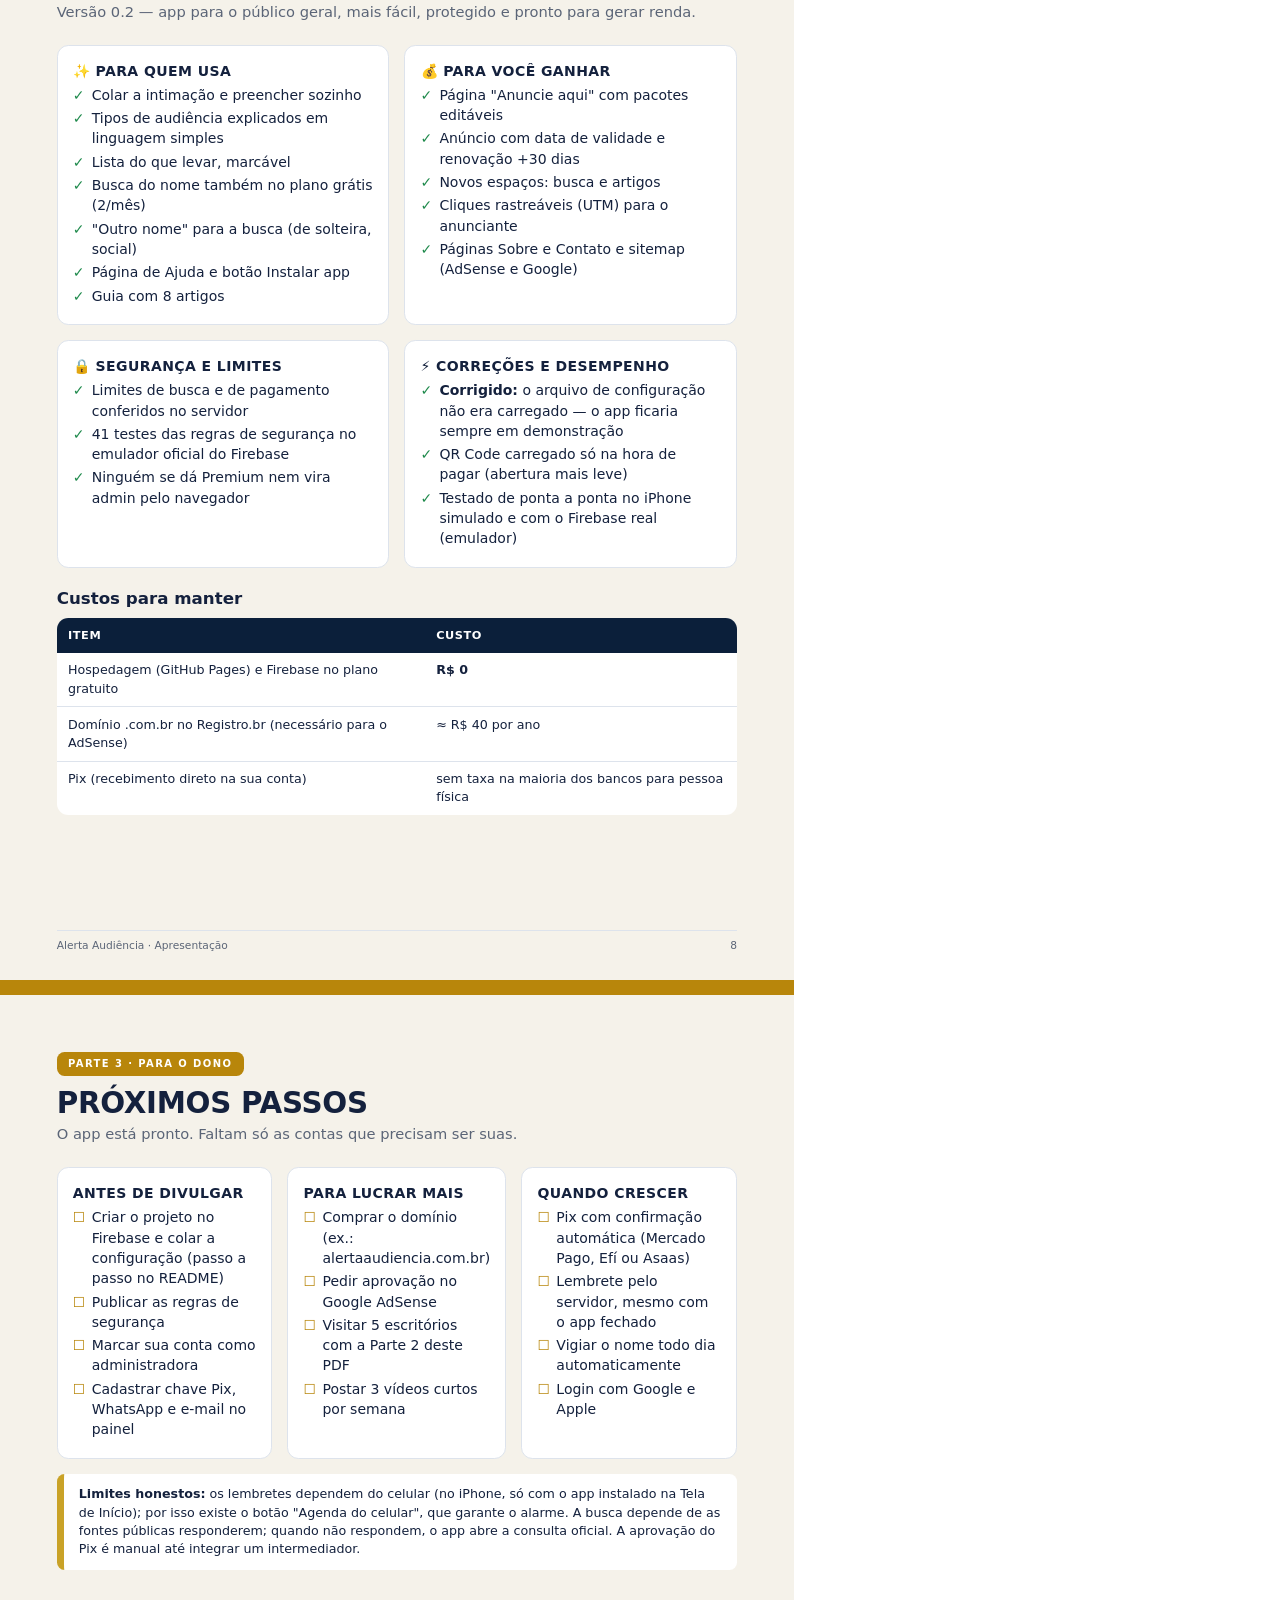
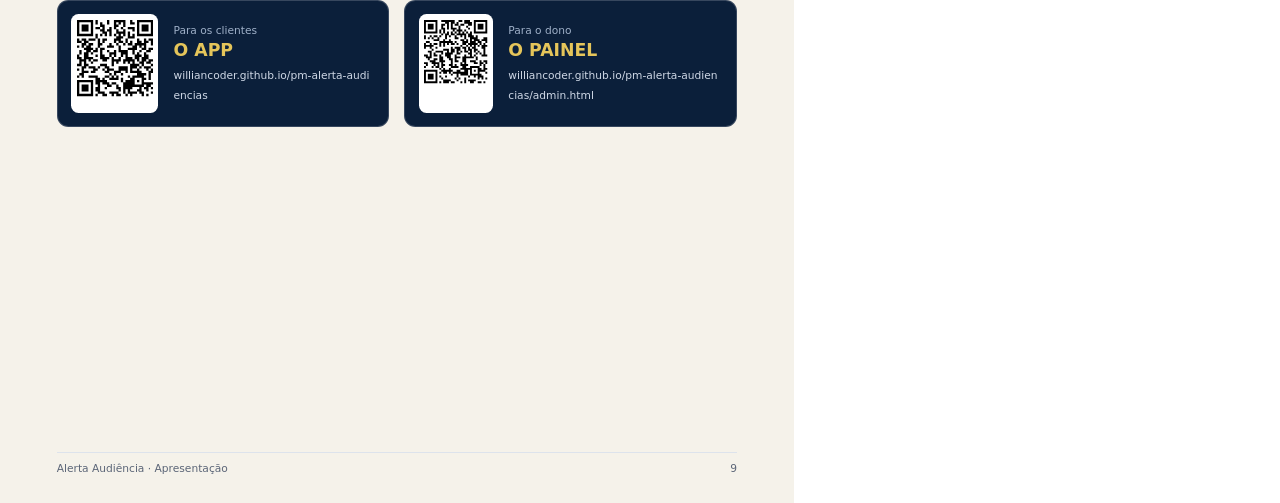
<file: docs/apresentacao.html>
<!doctype html>
<html lang="pt-BR">
<head>
<meta charset="utf-8">
<title>Alerta Audiência — Apresentação</title>
<!-- Fonte do PDF docs/Apresentacao-Alerta-Audiencia.pdf. Gerar: node scripts/gerar-pdf.cjs -->
<style>
  @page { size: A4; margin: 0; }
  :root { --navy: #0b1f3a; --navy2: #13325c; --gold: #c9a227; --gold2: #e5c55a; --ink: #14213d; --muted: #5b6577; --line: #dde3ec; --bg: #f5f2ea;
          --c1: #1f5fa8; --c2: #1f8a4c; --c3: #b8860b; }
  * { box-sizing: border-box; }
  body { margin: 0; font: 10.5pt/1.45 "DejaVu Sans", system-ui, sans-serif; color: var(--ink); -webkit-print-color-adjust: exact; print-color-adjust: exact; }
  .page { width: 210mm; height: 297mm; padding: 15mm 15mm 12mm; position: relative; overflow: hidden; page-break-after: always; background: var(--bg); }
  .page:last-child { page-break-after: auto; }
  .foot { position: absolute; left: 15mm; right: 15mm; bottom: 7mm; display: flex; justify-content: space-between; font-size: 8pt; color: var(--muted); border-top: 1px solid var(--line); padding-top: 2mm; }
  .tag { display: inline-block; font-size: 7.5pt; font-weight: 800; letter-spacing: .14em; text-transform: uppercase; padding: 1.2mm 3mm; border-radius: 2mm; color: #fff; }
  .p1 .tag { background: var(--c1); } .p2 .tag { background: var(--c2); } .p3 .tag { background: var(--c3); }
  .p1 { border-top: 4mm solid var(--c1); } .p2 { border-top: 4mm solid var(--c2); } .p3 { border-top: 4mm solid var(--c3); }
  h1 { font-size: 22pt; line-height: 1.1; margin: 3mm 0 1mm; letter-spacing: -.01em; text-transform: uppercase; }
  .sub { color: var(--muted); margin: 0 0 6mm; font-size: 11pt; }
  h2 { font-size: 12.5pt; margin: 5mm 0 2mm; } h3 { font-size: 10.5pt; margin: 0 0 1mm; text-transform: uppercase; letter-spacing: .03em; }
  p { margin: 0 0 2mm; } ul { margin: 0; padding-left: 5mm; } li { margin: .8mm 0; }
  .grid2 { display: grid; grid-template-columns: 1fr 1fr; gap: 4mm; } .grid3 { display: grid; grid-template-columns: repeat(3, 1fr); gap: 4mm; } .grid4 { display: grid; grid-template-columns: repeat(4, 1fr); gap: 3mm; }
  .card { background: #fff; border: 1px solid var(--line); border-radius: 3mm; padding: 4mm; }
  .card.ic { display: flex; gap: 3mm; } .card.ic .i { font-size: 18pt; line-height: 1; }
  .card p { color: var(--muted); font-size: 9.5pt; margin: 0; }
  .stats { display: grid; grid-template-columns: repeat(4, 1fr); background: var(--navy); color: #fff; border-radius: 3mm; margin: 5mm 0; }
  .stats div { padding: 4mm; text-align: center; border-right: 1px solid rgba(255,255,255,.12); } .stats div:last-child { border: 0; }
  .stats b { display: block; font-size: 17pt; color: var(--gold2); } .stats span { font-size: 7.5pt; text-transform: uppercase; letter-spacing: .08em; }
  .phone { border: 2.2mm solid #0d1626; border-radius: 6mm; overflow: hidden; background: #fff; box-shadow: 0 2mm 5mm rgba(0,0,0,.18); }
  .phone img { display: block; width: 100%; height: 100%; object-fit: cover; object-position: top; }
  .shots { display: grid; grid-template-columns: repeat(4, 1fr); gap: 4mm; }
  .shots .phone { height: 80mm; } .shots figcaption { font-size: 8.5pt; text-align: center; margin-top: 2mm; color: var(--muted); }
  .shots figcaption b { display: block; color: var(--ink); font-size: 9pt; text-transform: uppercase; }
  figure { margin: 0; }
  .num { display: inline-grid; place-items: center; width: 7mm; height: 7mm; border-radius: 50%; background: var(--navy); color: #fff; font-weight: 800; font-size: 9pt; margin-right: 1mm; }
  table { width: 100%; border-collapse: collapse; background: #fff; border-radius: 3mm; overflow: hidden; font-size: 9.5pt; }
  th { background: var(--navy); color: #fff; text-align: left; padding: 2.4mm 3mm; font-size: 8.5pt; text-transform: uppercase; letter-spacing: .05em; }
  td { padding: 2.2mm 3mm; border-bottom: 1px solid var(--line); vertical-align: top; } tr:last-child td { border-bottom: 0; }
  .note { background: #fff; border-left: 2mm solid var(--gold); padding: 3mm 4mm; border-radius: 2mm; font-size: 9.5pt; margin-top: 4mm; }
  .p2 .note { border-left-color: var(--c2); } .p1 .note { border-left-color: var(--c1); }
  .ok { color: var(--c2); font-weight: 800; } .muted { color: var(--muted); } .small { font-size: 8.5pt; }
  .divider { display: grid; place-items: center; text-align: center; background: var(--navy); color: #fff; }
  /* capa */
  .cover { background: radial-gradient(120% 80% at 80% 10%, #1a3a66 0%, var(--navy) 55%, #071427 100%); color: #fff; padding: 18mm 16mm; }
  .brand { display: flex; align-items: center; gap: 3mm; font-weight: 800; font-size: 14pt; }
  .cover h1 { font-size: 34pt; margin: 14mm 0 4mm; color: #fff; } .cover h1 em { color: var(--gold2); font-style: normal; }
  .cover .lead { font-size: 12.5pt; color: #cfd8e6; max-width: 120mm; }
  .cover .phones { display: flex; gap: 6mm; margin: 10mm 0 0; justify-content: center; }
  .cover .phones .phone { width: 52mm; height: 110mm; } .cover .phones .phone.mid { transform: translateY(-6mm); border-color: var(--gold); }
  .qrs { position: absolute; left: 16mm; right: 16mm; bottom: 14mm; display: grid; grid-template-columns: 1fr 1fr; gap: 6mm; }
  .qr { display: flex; gap: 4mm; align-items: center; background: rgba(255,255,255,.06); border: 1px solid rgba(255,255,255,.18); border-radius: 3mm; padding: 3.5mm; }
  .qr .code { width: 26mm; height: 26mm; background: #fff; border-radius: 2mm; padding: 1.5mm; } .qr .code svg { width: 100%; height: 100%; display: block; }
  .qr small { display: block; color: #9fb0c8; font-size: 8pt; } .qr b { display: block; font-size: 13pt; color: var(--gold2); text-transform: uppercase; } .qr span { font-size: 8pt; color: #cfd8e6; word-break: break-all; }
  .index { margin-top: 8mm; display: grid; gap: 2.5mm; max-width: 120mm; }
  .index div { font-size: 10pt; color: #dfe6f1; } .index .dot { display: inline-block; vertical-align: -.5mm; margin-right: 2mm; }
  .dot { width: 4mm; height: 4mm; border-radius: 1mm; }
  .side { display: grid; grid-template-columns: 62mm 1fr; gap: 6mm; align-items: start; } .side .phone { height: 128mm; }
  .check li { list-style: none; position: relative; padding-left: 5mm; } .check { padding-left: 0; } .check li::before { content: "✓"; position: absolute; left: 0; color: var(--c2); font-weight: 900; }
  .todo li { list-style: none; position: relative; padding-left: 5mm; } .todo { padding-left: 0; } .todo li::before { content: "☐"; position: absolute; left: 0; color: var(--c3); }
</style>
</head>
<body>

<!-- ============ CAPA ============ -->
<section class="page cover">
  <div class="brand"><img src="../assets/img/icon.svg" width="40" height="40" alt=""> Alerta Audiência</div>
  <h1>Nunca mais perca<br>uma <em>audiência.</em></h1>
  <p class="lead">Cole a intimação, receba lembretes no celular e saiba do que se trata, onde é, a que horas e o que levar. Para qualquer pessoa — grátis para começar.</p>
  <div class="index">
    <div><span class="dot" style="background:var(--c1)"></span><b>Parte 1 · Para os clientes</b> — o que o app faz e como usar</div>
    <div><span class="dot" style="background:var(--c2)"></span><b>Parte 2 · Para anunciantes</b> — espaços e pacotes de anúncio</div>
    <div><span class="dot" style="background:var(--c3)"></span><b>Parte 3 · Para o dono</b> — painel, dinheiro, onde vender e próximos passos</div>
  </div>
  <div class="phones">
    <div class="phone"><img src="telas/03-colar-intimacao.jpg" alt=""></div>
    <div class="phone mid"><img src="telas/06-inicio.jpg" alt=""></div>
    <div class="phone"><img src="telas/05-detalhe.jpg" alt=""></div>
  </div>
  <div class="qrs">
    <div class="qr"><div class="code" data-qr="https://williancoder.github.io/pm-alerta-audiencias/"></div><div><small>Aponte a câmera ou acesse</small><b>O app</b><span>williancoder.github.io/pm-alerta-audiencias</span></div></div>
    <div class="qr"><div class="code" data-qr="https://williancoder.github.io/pm-alerta-audiencias/#/anuncie"></div><div><small>Para empresas e profissionais</small><b>Anuncie</b><span>williancoder.github.io/pm-alerta-audiencias/#/anuncie</span></div></div>
  </div>
</section>

<!-- ============ PARTE 1 · CLIENTES ============ -->
<section class="page p1">
  <span class="tag">Parte 1 · Para os clientes</span>
  <h1>O que o app faz</h1>
  <p class="sub">Tudo o que você precisa para chegar na audiência na hora certa, no lugar certo e preparado.</p>
  <div class="grid2">
    <div class="card ic"><span class="i">📋</span><div><h3>Cole a intimação</h3><p>Copie a mensagem, e-mail ou carta e cole no app. Data, hora, processo, vara, link da sala e tipo de audiência são preenchidos sozinhos.</p></div></div>
    <div class="card ic"><span class="i">⏰</span><div><h3>Lembretes no celular</h3><p>Aviso 7 dias, 1 dia e 2 horas antes. Um toque coloca o alarme no calendário do celular, que toca mesmo sem internet.</p></div></div>
    <div class="card ic"><span class="i">💡</span><div><h3>Saiba do que se trata</h3><p>Conciliação, instrução, trabalhista, testemunha, júri, perícia: cada tipo explicado em linguagem simples.</p></div></div>
    <div class="card ic"><span class="i">✅</span><div><h3>O que levar</h3><p>Uma lista para marcar, feita para o seu caso: documentos, provas, roupa, horário e dicas para audiência virtual.</p></div></div>
    <div class="card ic"><span class="i">📍</span><div><h3>Como chegar</h3><p>Google Maps e Waze com um toque, ou o botão para entrar direto na sala virtual.</p></div></div>
    <div class="card ic"><span class="i">🔎</span><div><h3>Busque seu nome</h3><p>Consulta comunicações oficiais da Justiça (CNJ) e diários oficiais. Achou algo? Cadastra a audiência com um toque.</p></div></div>
  </div>
  <div class="stats"><div><b>R$ 0</b><span>para começar</span></div><div><b>1 min</b><span>para cadastrar</span></div><div><b>8</b><span>artigos no guia</span></div><div><b>📱</b><span>iPhone, Android e PC</span></div></div>
  <div class="shots">
    <figure><div class="phone"><img src="telas/03-colar-intimacao.jpg" alt=""></div><figcaption><b>1. Cole</b>o texto da intimação</figcaption></figure>
    <figure><div class="phone"><img src="telas/05-detalhe.jpg" alt=""></div><figcaption><b>2. Confira</b>tudo organizado</figcaption></figure>
    <figure><div class="phone"><img src="telas/06-inicio.jpg" alt=""></div><figcaption><b>3. Acompanhe</b>a contagem regressiva</figcaption></figure>
    <figure><div class="phone"><img src="telas/08-busca.jpg" alt=""></div><figcaption><b>4. Busque</b>seu nome em processos</figcaption></figure>
  </div>
  <div class="foot"><span>Alerta Audiência · Apresentação</span><span>2</span></div>
</section>

<section class="page p1">
  <span class="tag">Parte 1 · Para os clientes</span>
  <h1>Grátis ou Premium</h1>
  <p class="sub">Comece grátis. Se precisar de mais, o Premium custa R$ 10 por um ano inteiro — pagamento único por Pix.</p>
  <table>
    <tr><th></th><th>Grátis</th><th>⭐ Premium · R$ 10/ano</th></tr>
    <tr><td>Audiências agendadas</td><td>até 3</td><td class="ok">ilimitadas</td></tr>
    <tr><td>Colar intimação, explicação e lista do que levar</td><td class="ok">✓</td><td class="ok">✓</td></tr>
    <tr><td>Lembretes</td><td>7 dias, 1 dia e 2 h antes</td><td class="ok">personalizados (14 dias a 30 min)</td></tr>
    <tr><td>Busca do seu nome em fontes oficiais</td><td>2 por mês</td><td class="ok">5 por dia (até 60 por mês)</td></tr>
    <tr><td>Agenda do celular</td><td>uma audiência por vez</td><td class="ok">todas de uma vez, com alarmes</td></tr>
    <tr><td>Anúncios</td><td>com anúncios</td><td class="ok">sem anúncios</td></tr>
  </table>
  <div class="grid2" style="margin-top:5mm">
    <div class="card"><h3>💳 Como pagar o Premium</h3><p><span class="num">1</span>Toque em <b>Pagar com Pix</b>.<br><span class="num">2</span>Pague pelo app do banco (QR Code ou copia e cola).<br><span class="num">3</span>Toque em <b>Já paguei</b>. Conferimos e liberamos, normalmente em poucas horas.</p></div>
    <div class="card"><h3>🔒 Seus dados protegidos</h3><p>Só você vê suas audiências. Conexão criptografada, sem perfis públicos, e você pode baixar ou excluir tudo quando quiser (LGPD). Não vendemos dados.</p></div>
    <div class="card"><h3>⚖️ Por que existe limite de busca?</h3><p>A busca consulta serviços públicos da Justiça. O limite é justo, mantém o app rápido para todos e evita abuso. A busca é sempre pelo seu próprio nome: uma conta por pessoa.</p></div>
    <div class="card"><h3>📲 Instale no celular</h3><p><b>iPhone:</b> Safari → Compartilhar → Adicionar à Tela de Início.<br><b>Android:</b> Chrome → Instalar app. Abre como aplicativo, mais rápido e até sem internet.</p></div>
  </div>
  <div class="note"><b>Importante:</b> o Alerta Audiência é um organizador pessoal, não um órgão da Justiça. Confira sempre a intimação oficial. Para orientação sobre o seu caso, procure um advogado ou a Defensoria Pública (gratuita para quem não pode pagar).</div>
  <div class="foot"><span>Alerta Audiência · Apresentação</span><span>3</span></div>
</section>

<!-- ============ PARTE 2 · ANUNCIANTES ============ -->
<section class="page p2">
  <span class="tag">Parte 2 · Para anunciantes</span>
  <h1>Anuncie para quem tem audiência marcada</h1>
  <p class="sub">Seu anúncio aparece para pessoas que estão, agora, resolvendo uma questão na Justiça: acordos, causas trabalhistas, família, consumidor, INSS.</p>
  <div class="side">
    <div class="phone"><img src="telas/13-inicio-anuncio.jpg" alt=""></div>
    <div>
      <h2 style="margin-top:0">Ideal para</h2>
      <ul class="check"><li>Advogados e escritórios (com respeito ao Código de Ética da OAB)</li><li>Correspondentes jurídicos e peritos</li><li>Contadores, despachantes e tradutores</li><li>Cursos, faculdades e concursos</li></ul>
      <h2>Onde o anúncio aparece</h2>
      <table><tr><th>Espaço</th><th>Por que funciona</th></tr>
        <tr><td>Abaixo da próxima audiência</td><td>A área mais vista do app</td></tr>
        <tr><td>Tela de busca do nome</td><td>Quem acabou de achar um processo</td></tr>
        <tr><td>Artigos do Guia</td><td>Quem chega pelo Google com dúvida</td></tr>
        <tr><td>Topo, lista e rodapé</td><td>Presença constante</td></tr></table>
      <div class="note">Anúncios sempre identificados como <b>"Patrocinado"</b>. Não aceitamos promessa de resultado em processo nem anúncio enganoso.</div>
    </div>
  </div>
  <h2>Pacotes</h2>
  <div class="grid4">
    <div class="card"><h3>Destaque</h3><b style="font-size:13pt;color:var(--c2)">R$ 49</b><span class="muted small"> /semana</span><p>Abaixo da próxima audiência.</p></div>
    <div class="card"><h3>Busca</h3><b style="font-size:13pt;color:var(--c2)">R$ 79</b><span class="muted small"> /mês</span><p>Patrocinador da busca do nome.</p></div>
    <div class="card"><h3>Rodapé</h3><b style="font-size:13pt;color:var(--c2)">R$ 99</b><span class="muted small"> /mês</span><p>Todas as telas e artigos.</p></div>
    <div class="card" style="border:2px solid var(--c2)"><h3>Completo</h3><b style="font-size:13pt;color:var(--c2)">R$ 199</b><span class="muted small"> /mês</span><p>Todos os espaços.</p></div>
  </div>
  <p class="small muted" style="margin-top:3mm"><b>Como contratar:</b> fale pelo WhatsApp da página <b>Anuncie aqui</b>, envie título, texto, imagem e link, pague por Pix e o anúncio entra no ar no mesmo dia. Cada clique chega ao seu site marcado (utm_source=alerta-audiencia), para você medir o retorno no seu Google Analytics. Valores de referência, ajustáveis.</p>
  <div class="foot"><span>Alerta Audiência · Apresentação</span><span>4</span></div>
</section>

<!-- ============ PARTE 3 · DONO ============ -->
<section class="page p3">
  <span class="tag">Parte 3 · Para o dono</span>
  <h1>O painel administrativo</h1>
  <p class="sub">Endereço: <b>williancoder.github.io/pm-alerta-audiencias/admin.html</b> · funciona no celular e no computador.</p>
  <div class="shots" style="grid-template-columns:repeat(3,1fr)">
    <figure><div class="phone" style="height:100mm"><img src="telas/10-admin.jpg" alt=""></div><figcaption><b>Visão geral</b>usuários, receita e checklist</figcaption></figure>
    <figure><div class="phone" style="height:100mm"><img src="telas/11-admin-planos.jpg" alt=""></div><figcaption><b>Planos, limites e Pix</b>preço, limites, chave Pix</figcaption></figure>
    <figure><div class="phone" style="height:100mm"><img src="telas/12-admin-anuncios.jpg" alt=""></div><figcaption><b>Anúncios</b>posições, patrocinadores e pacotes</figcaption></figure>
  </div>
  <table style="margin-top:5mm">
    <tr><th>Aba</th><th>O que você faz</th></tr>
    <tr><td>📊 Visão geral</td><td>Usuários, Premium ativos, receita do mês e total, anúncios no ar e aviso de anúncio vencendo (hora de oferecer renovação).</td></tr>
    <tr><td>💰 Pagamentos</td><td>Cada Pix tem um código (ex.: PMA3K9…). Conferiu no extrato? <b>Aprovar</b> → Premium liberado na hora.</td></tr>
    <tr><td>👥 Usuários</td><td>Buscar pessoas, dar, ajustar ou tirar Premium (cortesias e suporte).</td></tr>
    <tr><td>⭐ Planos, limites e Pix</td><td>Preço, dias de acesso, limite do grátis, benefícios, <b>limites de busca</b>, chave Pix, doações e contato.</td></tr>
    <tr><td>📢 Anúncios</td><td>Para cada espaço: desligado, Google AdSense ou anúncio próprio. Patrocinador com data de validade, botão +30 dias e pacotes da página Anuncie.</td></tr>
    <tr><td>📣 Aviso geral</td><td>Recado no topo do app para todos (novidade, manutenção).</td></tr>
  </table>
  <div class="note"><b>Segurança:</b> o painel não tem senha no código. Só entra quem você marcar como administrador no Firebase, e as regras do servidor recusam qualquer alteração de quem não é admin — mesmo que alguém mexa no navegador.</div>
  <div class="foot"><span>Alerta Audiência · Apresentação</span><span>5</span></div>
</section>

<section class="page p3">
  <span class="tag">Parte 3 · Para o dono</span>
  <h1>Como o app gera dinheiro</h1>
  <p class="sub">Quatro fontes de renda, todas já prontas no app. Você recebe por Pix, sem taxa de intermediário.</p>
  <div class="grid2">
    <div class="card ic"><span class="i">⭐</span><div><h3>Premium · R$ 10/ano</h3><p>Pagamento único por Pix. Quem tem mais de 3 audiências ou quer buscar o nome com frequência assina.</p></div></div>
    <div class="card ic"><span class="i">📢</span><div><h3>Anúncios próprios</h3><p>Pacotes de R$ 49/semana a R$ 199/mês para advogados, cursos e serviços. Você cobra direto.</p></div></div>
    <div class="card ic"><span class="i">🤖</span><div><h3>Google AdSense</h3><p>Renda automática por visualizações e cliques no plano grátis e no Guia. Exige domínio próprio e aprovação do Google.</p></div></div>
    <div class="card ic"><span class="i">💙</span><div><h3>Doações</h3><p>Página "Apoie" com QR Code Pix e valores sugeridos.</p></div></div>
  </div>
  <h2>Exemplo de conta (simulação, não é promessa)</h2>
  <table>
    <tr><th>Cenário em um mês</th><th>Conta</th><th>Receita</th></tr>
    <tr><td>Começo: 30 assinaturas Premium</td><td>30 × R$ 10</td><td>R$ 300</td></tr>
    <tr><td>+ 1 anunciante no pacote Busca</td><td>1 × R$ 79</td><td>R$ 79</td></tr>
    <tr><td>Crescendo: 150 Premium + 2 pacotes completos</td><td>150 × R$ 10 + 2 × R$ 199</td><td><b>R$ 1.898</b></td></tr>
  </table>
  <p class="small muted" style="margin-top:2mm">O Premium é anual: cada pessoa paga uma vez por ano. O valor do AdSense varia muito com o tráfego e não entra na conta.</p>
  <h2>Limites que eu defini (justos e protegidos no servidor)</h2>
  <table>
    <tr><th>O quê</th><th>Grátis</th><th>Premium</th><th>Por quê</th></tr>
    <tr><td>Audiências agendadas</td><td>3</td><td>ilimitadas</td><td>Uso pessoal cabe no grátis; mais que isso é motivo para assinar.</td></tr>
    <tr><td>Buscas do nome</td><td>2/mês</td><td>5/dia · 60/mês</td><td>Provar o recurso grátis; Premium vigia todo dia sem abusar das fontes públicas.</td></tr>
    <tr><td>Avisos "Já paguei"</td><td>3/dia</td><td>3/dia</td><td>Evita spam na sua lista de pagamentos.</td></tr>
  </table>
  <p class="small muted" style="margin-top:2mm">Os limites de busca podem ser mudados no painel. A busca é sempre pelo nome da própria conta, o que reforça "uma conta por pessoa".</p>
  <div class="foot"><span>Alerta Audiência · Apresentação</span><span>6</span></div>
</section>

<section class="page p3">
  <span class="tag">Parte 3 · Para o dono</span>
  <h1>Onde divulgar e vender</h1>
  <p class="sub">Para conseguir clientes Premium, anunciantes — e, se um dia quiser, vender o próprio site.</p>
  <div class="grid2">
    <div class="card"><h3>📣 Para conseguir usuários</h3><ul>
      <li><b>Instagram, TikTok e Kwai:</b> vídeos curtos — "o que acontece se faltar à audiência", "o que levar".</li>
      <li><b>Grupos de WhatsApp e Facebook</b> de bairro, cidade, trabalhadores e concurseiros.</li>
      <li><b>Google:</b> os 8 artigos do Guia atraem quem pesquisa dúvidas sobre audiência.</li>
      <li><b>Sindicatos e associações</b> (servidores, policiais, trabalhadores): ofereça Premium com desconto para os associados.</li></ul></div>
    <div class="card"><h3>🤝 Para conseguir anunciantes</h3><ul>
      <li>Escritórios de advocacia trabalhista, de família e do consumidor da sua cidade.</li>
      <li>Correspondentes jurídicos, contadores, cursinhos.</li>
      <li>Leve este PDF (Parte 2) e o link <b>#/anuncie</b>. Comece com 1 semana a R$ 49 para o anunciante testar.</li></ul></div>
    <div class="card"><h3>🛒 Vender o Premium com afiliados</h3><p style="margin-bottom:1mm">Plataformas brasileiras que vendem assinaturas e têm rede de afiliados (que divulgam por comissão):</p><ul>
      <li><b>Hotmart</b> — maior rede de afiliados do Brasil (taxa ≈ 9,99% + R$ 1).</li>
      <li><b>Kiwify</b> — Pix, cartão e boleto (taxa ≈ 8,99% + R$ 2,49).</li></ul><p style="margin-top:1mm">Hoje o app recebe por Pix direto (sem taxa). Afiliados são um próximo passo, se quiser escalar.</p></div>
    <div class="card"><h3>🏷️ Vender o site inteiro</h3><ul>
      <li><b>Flippa</b> — marketplace aberto de sites e apps.</li>
      <li><b>Acquire.com</b> — focado em SaaS, com compradores verificados.</li>
      <li>Também: Empire Flippers e Side Projectors (projetos menores).</li></ul><p style="margin-top:1mm">Compradores pagam por <b>receita comprovada</b>: primeiro gere assinantes e anúncios por alguns meses.</p></div>
  </div>
  <div class="note"><b>Outra ideia de venda (B2B):</b> uma versão com a marca de um escritório de advocacia para ele dar aos próprios clientes — menos faltas em audiência para o escritório, mensalidade para você.</div>
  <p class="small muted" style="margin-top:3mm">Taxas e regras das plataformas consultadas em outubro de 2026; confirme no site de cada uma antes de contratar.</p>
  <div class="foot"><span>Alerta Audiência · Apresentação</span><span>7</span></div>
</section>

<section class="page p3">
  <span class="tag">Parte 3 · Para o dono</span>
  <h1>O que mudou nesta versão</h1>
  <p class="sub">Versão 0.2 — app para o público geral, mais fácil, protegido e pronto para gerar renda.</p>
  <div class="grid2">
    <div class="card"><h3>✨ Para quem usa</h3><ul class="check">
      <li>Colar a intimação e preencher sozinho</li><li>Tipos de audiência explicados em linguagem simples</li><li>Lista do que levar, marcável</li><li>Busca do nome também no plano grátis (2/mês)</li><li>"Outro nome" para a busca (de solteira, social)</li><li>Página de Ajuda e botão Instalar app</li><li>Guia com 8 artigos</li></ul></div>
    <div class="card"><h3>💰 Para você ganhar</h3><ul class="check">
      <li>Página "Anuncie aqui" com pacotes editáveis</li><li>Anúncio com data de validade e renovação +30 dias</li><li>Novos espaços: busca e artigos</li><li>Cliques rastreáveis (UTM) para o anunciante</li><li>Páginas Sobre e Contato e sitemap (AdSense e Google)</li></ul></div>
    <div class="card"><h3>🔒 Segurança e limites</h3><ul class="check">
      <li>Limites de busca e de pagamento conferidos no servidor</li><li>41 testes das regras de segurança no emulador oficial do Firebase</li><li>Ninguém se dá Premium nem vira admin pelo navegador</li></ul></div>
    <div class="card"><h3>⚡ Correções e desempenho</h3><ul class="check">
      <li><b>Corrigido:</b> o arquivo de configuração não era carregado — o app ficaria sempre em demonstração</li><li>QR Code carregado só na hora de pagar (abertura mais leve)</li><li>Testado de ponta a ponta no iPhone simulado e com o Firebase real (emulador)</li></ul></div>
  </div>
  <h2>Custos para manter</h2>
  <table><tr><th>Item</th><th>Custo</th></tr>
    <tr><td>Hospedagem (GitHub Pages) e Firebase no plano gratuito</td><td><b>R$ 0</b></td></tr>
    <tr><td>Domínio .com.br no Registro.br (necessário para o AdSense)</td><td>≈ R$ 40 por ano</td></tr>
    <tr><td>Pix (recebimento direto na sua conta)</td><td>sem taxa na maioria dos bancos para pessoa física</td></tr></table>
  <div class="foot"><span>Alerta Audiência · Apresentação</span><span>8</span></div>
</section>

<section class="page p3">
  <span class="tag">Parte 3 · Para o dono</span>
  <h1>Próximos passos</h1>
  <p class="sub">O app está pronto. Faltam só as contas que precisam ser suas.</p>
  <div class="grid3">
    <div class="card"><h3>Antes de divulgar</h3><ul class="todo">
      <li>Criar o projeto no Firebase e colar a configuração (passo a passo no README)</li><li>Publicar as regras de segurança</li><li>Marcar sua conta como administradora</li><li>Cadastrar chave Pix, WhatsApp e e-mail no painel</li></ul></div>
    <div class="card"><h3>Para lucrar mais</h3><ul class="todo">
      <li>Comprar o domínio (ex.: alertaaudiencia.com.br)</li><li>Pedir aprovação no Google AdSense</li><li>Visitar 5 escritórios com a Parte 2 deste PDF</li><li>Postar 3 vídeos curtos por semana</li></ul></div>
    <div class="card"><h3>Quando crescer</h3><ul class="todo">
      <li>Pix com confirmação automática (Mercado Pago, Efí ou Asaas)</li><li>Lembrete pelo servidor, mesmo com o app fechado</li><li>Vigiar o nome todo dia automaticamente</li><li>Login com Google e Apple</li></ul></div>
  </div>
  <div class="note"><b>Limites honestos:</b> os lembretes dependem do celular (no iPhone, só com o app instalado na Tela de Início); por isso existe o botão "Agenda do celular", que garante o alarme. A busca depende de as fontes públicas responderem; quando não respondem, o app abre a consulta oficial. A aprovação do Pix é manual até integrar um intermediador.</div>
  <div class="grid2" style="margin-top:8mm">
    <div class="qr" style="background:var(--navy);color:#fff"><div class="code" data-qr="https://williancoder.github.io/pm-alerta-audiencias/"></div><div><small>Para os clientes</small><b>O app</b><span>williancoder.github.io/pm-alerta-audiencias</span></div></div>
    <div class="qr" style="background:var(--navy);color:#fff"><div class="code" data-qr="https://williancoder.github.io/pm-alerta-audiencias/admin.html"></div><div><small>Para o dono</small><b>O painel</b><span>williancoder.github.io/pm-alerta-audiencias/admin.html</span></div></div>
  </div>
  <div class="foot"><span>Alerta Audiência · Apresentação</span><span>9</span></div>
</section>

<script src="../assets/js/vendor/qrcode.js"></script>
<script>
  document.querySelectorAll('[data-qr]').forEach((el) => {
    const q = qrcode(0, 'M'); q.addData(el.dataset.qr); q.make();
    el.innerHTML = q.createSvgTag({ cellSize: 4, margin: 0, scalable: true });
  });
  document.body.dataset.pronto = '1';
</script>
</body>
</html>
</file>
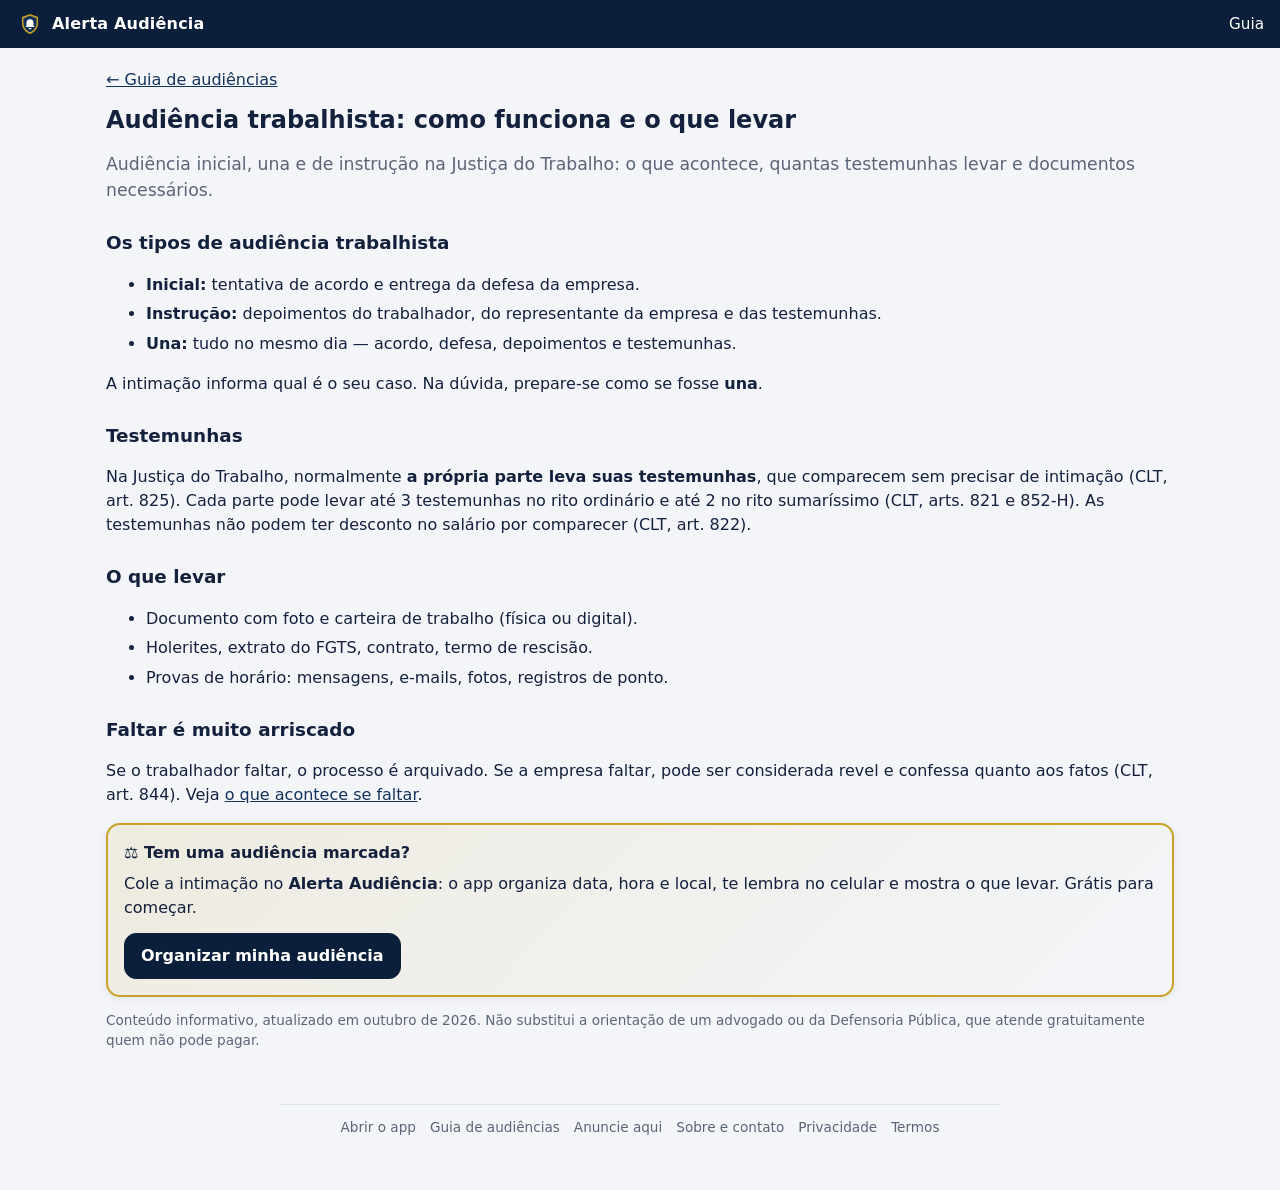
<file: guia/audiencia-trabalhista-como-funciona.html>
<!doctype html>
<html lang="pt-BR">
<head>
<meta charset="utf-8">
<meta name="viewport" content="width=device-width, initial-scale=1">
<meta http-equiv="Content-Security-Policy" content="default-src 'self'; script-src 'self' https://www.gstatic.com https://pagead2.googlesyndication.com https://*.googlesyndication.com https://*.google.com https://*.googletagservices.com https://*.doubleclick.net https://*.adtrafficquality.google https://fundingchoicesmessages.google.com; style-src 'self' 'unsafe-inline'; img-src 'self' data: https:; connect-src 'self' https://*.googleapis.com https://*.firebaseio.com https://*.firebaseapp.com https://www.gstatic.com https://comunicaapi.pje.jus.br https://api.queridodiario.ok.org.br https://*.google.com https://*.googlesyndication.com https://*.doubleclick.net https://*.adtrafficquality.google; frame-src https://*.firebaseapp.com https://*.googlesyndication.com https://*.doubleclick.net https://*.google.com https://*.adtrafficquality.google; object-src 'none'; base-uri 'self'; form-action 'self'; manifest-src 'self'; worker-src 'self'; upgrade-insecure-requests">
<title>Audiência trabalhista: como funciona e o que levar | Alerta Audiência</title>
<meta name="description" content="Audiência inicial, una e de instrução na Justiça do Trabalho: o que acontece, quantas testemunhas levar e documentos necessários.">
<link rel="canonical" href="https://williancoder.github.io/pm-alerta-audiencias/guia/audiencia-trabalhista-como-funciona.html">
<meta property="og:type" content="article"><meta property="og:title" content="Audiência trabalhista: como funciona e o que levar | Alerta Audiência"><meta property="og:description" content="Audiência inicial, una e de instrução na Justiça do Trabalho: o que acontece, quantas testemunhas levar e documentos necessários."><meta property="og:url" content="https://williancoder.github.io/pm-alerta-audiencias/guia/audiencia-trabalhista-como-funciona.html"><meta property="og:image" content="https://williancoder.github.io/pm-alerta-audiencias/assets/img/icon-512.png"><meta property="og:locale" content="pt_BR">
<meta name="theme-color" content="#0b1f3a">
<link rel="icon" href="../assets/img/icon.svg" type="image/svg+xml">
<link rel="stylesheet" href="../assets/css/styles.css">
<script src="../assets/js/frame-guard.js"></script>
<script src="../assets/js/config.js"></script>
<script type="module" src="../assets/js/guia.js"></script>
<script type="application/ld+json">{"@context": "https://schema.org", "@type": "Article", "headline": "Audiência trabalhista: como funciona e o que levar", "description": "Audiência inicial, una e de instrução na Justiça do Trabalho: o que acontece, quantas testemunhas levar e documentos necessários.", "inLanguage": "pt-BR", "dateModified": "2026-10-07", "mainEntityOfPage": "https://williancoder.github.io/pm-alerta-audiencias/guia/audiencia-trabalhista-como-funciona.html", "publisher": {"@type": "Organization", "name": "Alerta Audiência", "logo": {"@type": "ImageObject", "url": "https://williancoder.github.io/pm-alerta-audiencias/assets/img/icon-512.png"}}}</script>
</head>
<body class="admin">
<header class="top"><a class="brand" href="../"><img src="../assets/img/icon.svg" alt="" width="28" height="28"> Alerta Audiência</a><a class="top-link" href="../guia/">Guia</a></header>
<main class="doc">
<p class="back"><a href="./">← Guia de audiências</a></p><article><h1>Audiência trabalhista: como funciona e o que levar</h1><p class="lead">Audiência inicial, una e de instrução na Justiça do Trabalho: o que acontece, quantas testemunhas levar e documentos necessários.</p>
<h2>Os tipos de audiência trabalhista</h2>
<ul>
<li><b>Inicial:</b> tentativa de acordo e entrega da defesa da empresa.</li>
<li><b>Instrução:</b> depoimentos do trabalhador, do representante da empresa e das testemunhas.</li>
<li><b>Una:</b> tudo no mesmo dia — acordo, defesa, depoimentos e testemunhas.</li>
</ul>
<p>A intimação informa qual é o seu caso. Na dúvida, prepare-se como se fosse <b>una</b>.</p>
<div data-ad-pos="artigos"></div>
<h2>Testemunhas</h2>
<p>Na Justiça do Trabalho, normalmente <b>a própria parte leva suas testemunhas</b>, que comparecem sem precisar de intimação (CLT, art. 825). Cada parte pode levar até 3 testemunhas no rito ordinário e até 2 no rito sumaríssimo (CLT, arts. 821 e 852-H). As testemunhas não podem ter desconto no salário por comparecer (CLT, art. 822).</p>
<h2>O que levar</h2>
<ul>
<li>Documento com foto e carteira de trabalho (física ou digital).</li>
<li>Holerites, extrato do FGTS, contrato, termo de rescisão.</li>
<li>Provas de horário: mensagens, e-mails, fotos, registros de ponto.</li>
</ul>
<h2>Faltar é muito arriscado</h2>
<p>Se o trabalhador faltar, o processo é arquivado. Se a empresa faltar, pode ser considerada revel e confessa quanto aos fatos (CLT, art. 844). Veja <a href="o-que-acontece-se-faltar-audiencia.html">o que acontece se faltar</a>.</p>
<aside class="card cta"><b>⚖️ Tem uma audiência marcada?</b><p>Cole a intimação no <b>Alerta Audiência</b>: o app organiza data, hora e local, te lembra no celular e mostra o que levar. Grátis para começar.</p><a class="btn primary" href="../#/cadastro">Organizar minha audiência</a></aside><p class="muted small">Conteúdo informativo, atualizado em outubro de 2026. Não substitui a orientação de um advogado ou da Defensoria Pública, que atende gratuitamente quem não pode pagar.</p></article>
</main>
<footer class="foot"><a href="../">Abrir o app</a><a href="../guia/">Guia de audiências</a><a href="../#/anuncie">Anuncie aqui</a><a href="../sobre.html">Sobre e contato</a><a href="../privacidade.html">Privacidade</a><a href="../termos.html">Termos</a></footer>
</body>
</html>
</file>
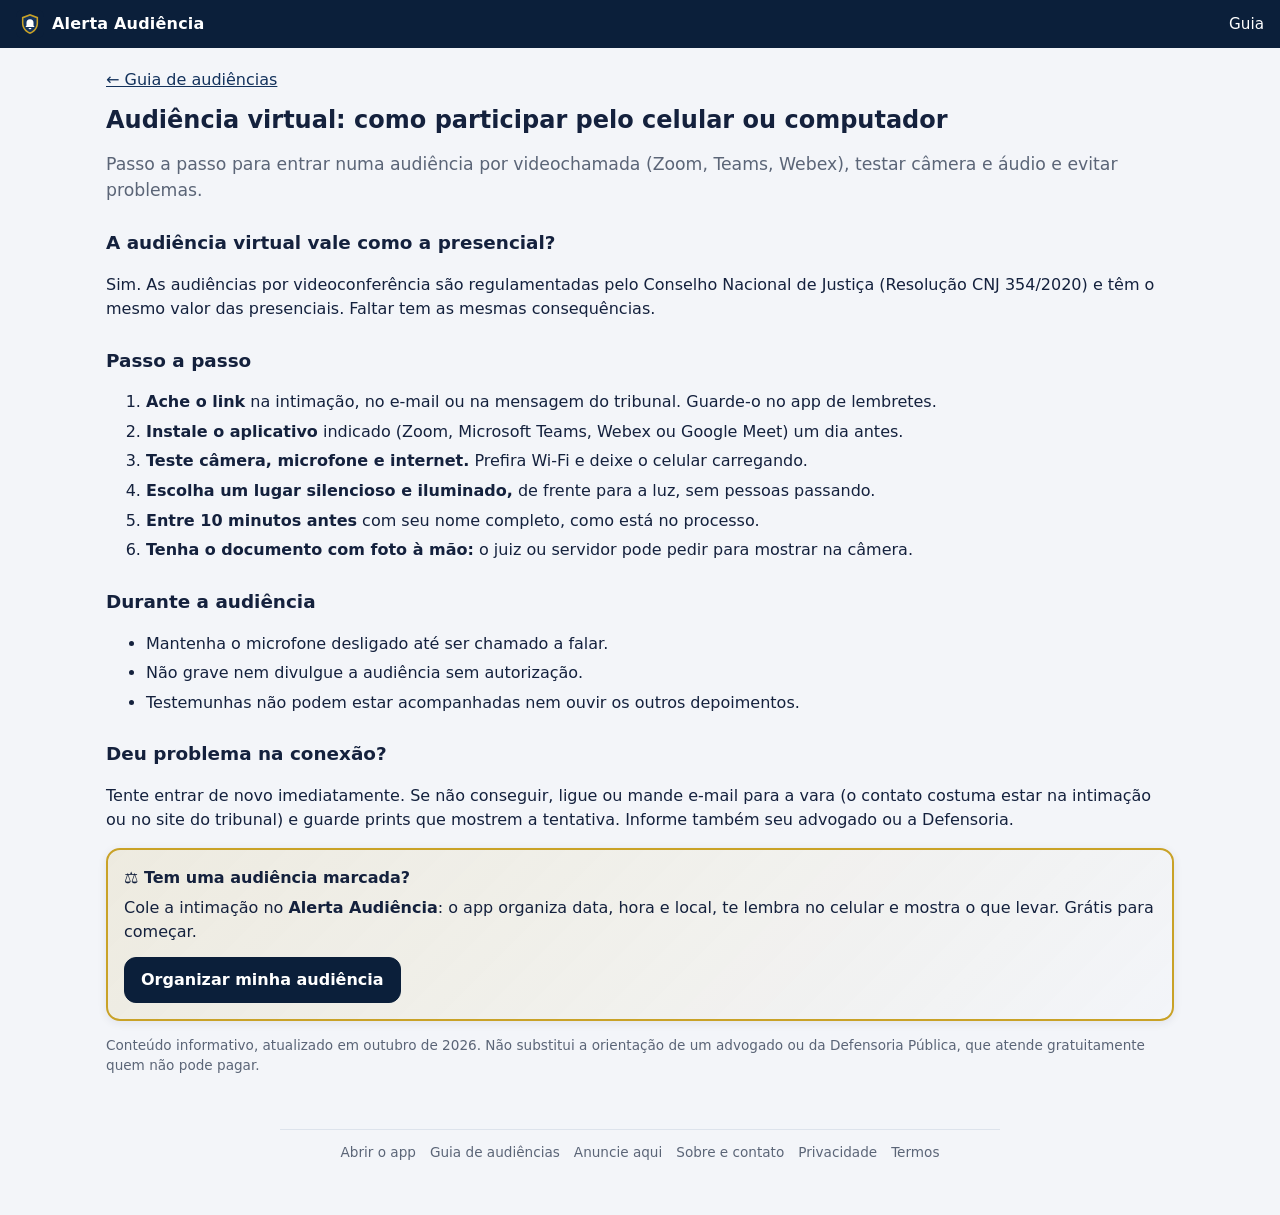
<file: guia/audiencia-virtual-como-participar.html>
<!doctype html>
<html lang="pt-BR">
<head>
<meta charset="utf-8">
<meta name="viewport" content="width=device-width, initial-scale=1">
<meta http-equiv="Content-Security-Policy" content="default-src 'self'; script-src 'self' https://www.gstatic.com https://pagead2.googlesyndication.com https://*.googlesyndication.com https://*.google.com https://*.googletagservices.com https://*.doubleclick.net https://*.adtrafficquality.google https://fundingchoicesmessages.google.com; style-src 'self' 'unsafe-inline'; img-src 'self' data: https:; connect-src 'self' https://*.googleapis.com https://*.firebaseio.com https://*.firebaseapp.com https://www.gstatic.com https://comunicaapi.pje.jus.br https://api.queridodiario.ok.org.br https://*.google.com https://*.googlesyndication.com https://*.doubleclick.net https://*.adtrafficquality.google; frame-src https://*.firebaseapp.com https://*.googlesyndication.com https://*.doubleclick.net https://*.google.com https://*.adtrafficquality.google; object-src 'none'; base-uri 'self'; form-action 'self'; manifest-src 'self'; worker-src 'self'; upgrade-insecure-requests">
<title>Audiência virtual: como participar pelo celular ou computador | Alerta Audiência</title>
<meta name="description" content="Passo a passo para entrar numa audiência por videochamada (Zoom, Teams, Webex), testar câmera e áudio e evitar problemas.">
<link rel="canonical" href="https://williancoder.github.io/pm-alerta-audiencias/guia/audiencia-virtual-como-participar.html">
<meta property="og:type" content="article"><meta property="og:title" content="Audiência virtual: como participar pelo celular ou computador | Alerta Audiência"><meta property="og:description" content="Passo a passo para entrar numa audiência por videochamada (Zoom, Teams, Webex), testar câmera e áudio e evitar problemas."><meta property="og:url" content="https://williancoder.github.io/pm-alerta-audiencias/guia/audiencia-virtual-como-participar.html"><meta property="og:image" content="https://williancoder.github.io/pm-alerta-audiencias/assets/img/icon-512.png"><meta property="og:locale" content="pt_BR">
<meta name="theme-color" content="#0b1f3a">
<link rel="icon" href="../assets/img/icon.svg" type="image/svg+xml">
<link rel="stylesheet" href="../assets/css/styles.css">
<script src="../assets/js/frame-guard.js"></script>
<script src="../assets/js/config.js"></script>
<script type="module" src="../assets/js/guia.js"></script>
<script type="application/ld+json">{"@context": "https://schema.org", "@type": "Article", "headline": "Audiência virtual: como participar pelo celular ou computador", "description": "Passo a passo para entrar numa audiência por videochamada (Zoom, Teams, Webex), testar câmera e áudio e evitar problemas.", "inLanguage": "pt-BR", "dateModified": "2026-10-07", "mainEntityOfPage": "https://williancoder.github.io/pm-alerta-audiencias/guia/audiencia-virtual-como-participar.html", "publisher": {"@type": "Organization", "name": "Alerta Audiência", "logo": {"@type": "ImageObject", "url": "https://williancoder.github.io/pm-alerta-audiencias/assets/img/icon-512.png"}}}</script>
</head>
<body class="admin">
<header class="top"><a class="brand" href="../"><img src="../assets/img/icon.svg" alt="" width="28" height="28"> Alerta Audiência</a><a class="top-link" href="../guia/">Guia</a></header>
<main class="doc">
<p class="back"><a href="./">← Guia de audiências</a></p><article><h1>Audiência virtual: como participar pelo celular ou computador</h1><p class="lead">Passo a passo para entrar numa audiência por videochamada (Zoom, Teams, Webex), testar câmera e áudio e evitar problemas.</p>
<h2>A audiência virtual vale como a presencial?</h2>
<p>Sim. As audiências por videoconferência são regulamentadas pelo Conselho Nacional de Justiça (Resolução CNJ 354/2020) e têm o mesmo valor das presenciais. Faltar tem as mesmas consequências.</p>
<h2>Passo a passo</h2>
<ol>
<li><b>Ache o link</b> na intimação, no e-mail ou na mensagem do tribunal. Guarde-o no app de lembretes.</li>
<li><b>Instale o aplicativo</b> indicado (Zoom, Microsoft Teams, Webex ou Google Meet) um dia antes.</li>
<li><b>Teste câmera, microfone e internet.</b> Prefira Wi-Fi e deixe o celular carregando.</li>
<li><b>Escolha um lugar silencioso e iluminado,</b> de frente para a luz, sem pessoas passando.</li>
<li><b>Entre 10 minutos antes</b> com seu nome completo, como está no processo.</li>
<li><b>Tenha o documento com foto à mão:</b> o juiz ou servidor pode pedir para mostrar na câmera.</li>
</ol>
<div data-ad-pos="artigos"></div>
<h2>Durante a audiência</h2>
<ul>
<li>Mantenha o microfone desligado até ser chamado a falar.</li>
<li>Não grave nem divulgue a audiência sem autorização.</li>
<li>Testemunhas não podem estar acompanhadas nem ouvir os outros depoimentos.</li>
</ul>
<h2>Deu problema na conexão?</h2>
<p>Tente entrar de novo imediatamente. Se não conseguir, ligue ou mande e-mail para a vara (o contato costuma estar na intimação ou no site do tribunal) e guarde prints que mostrem a tentativa. Informe também seu advogado ou a Defensoria.</p>
<aside class="card cta"><b>⚖️ Tem uma audiência marcada?</b><p>Cole a intimação no <b>Alerta Audiência</b>: o app organiza data, hora e local, te lembra no celular e mostra o que levar. Grátis para começar.</p><a class="btn primary" href="../#/cadastro">Organizar minha audiência</a></aside><p class="muted small">Conteúdo informativo, atualizado em outubro de 2026. Não substitui a orientação de um advogado ou da Defensoria Pública, que atende gratuitamente quem não pode pagar.</p></article>
</main>
<footer class="foot"><a href="../">Abrir o app</a><a href="../guia/">Guia de audiências</a><a href="../#/anuncie">Anuncie aqui</a><a href="../sobre.html">Sobre e contato</a><a href="../privacidade.html">Privacidade</a><a href="../termos.html">Termos</a></footer>
</body>
</html>
</file>
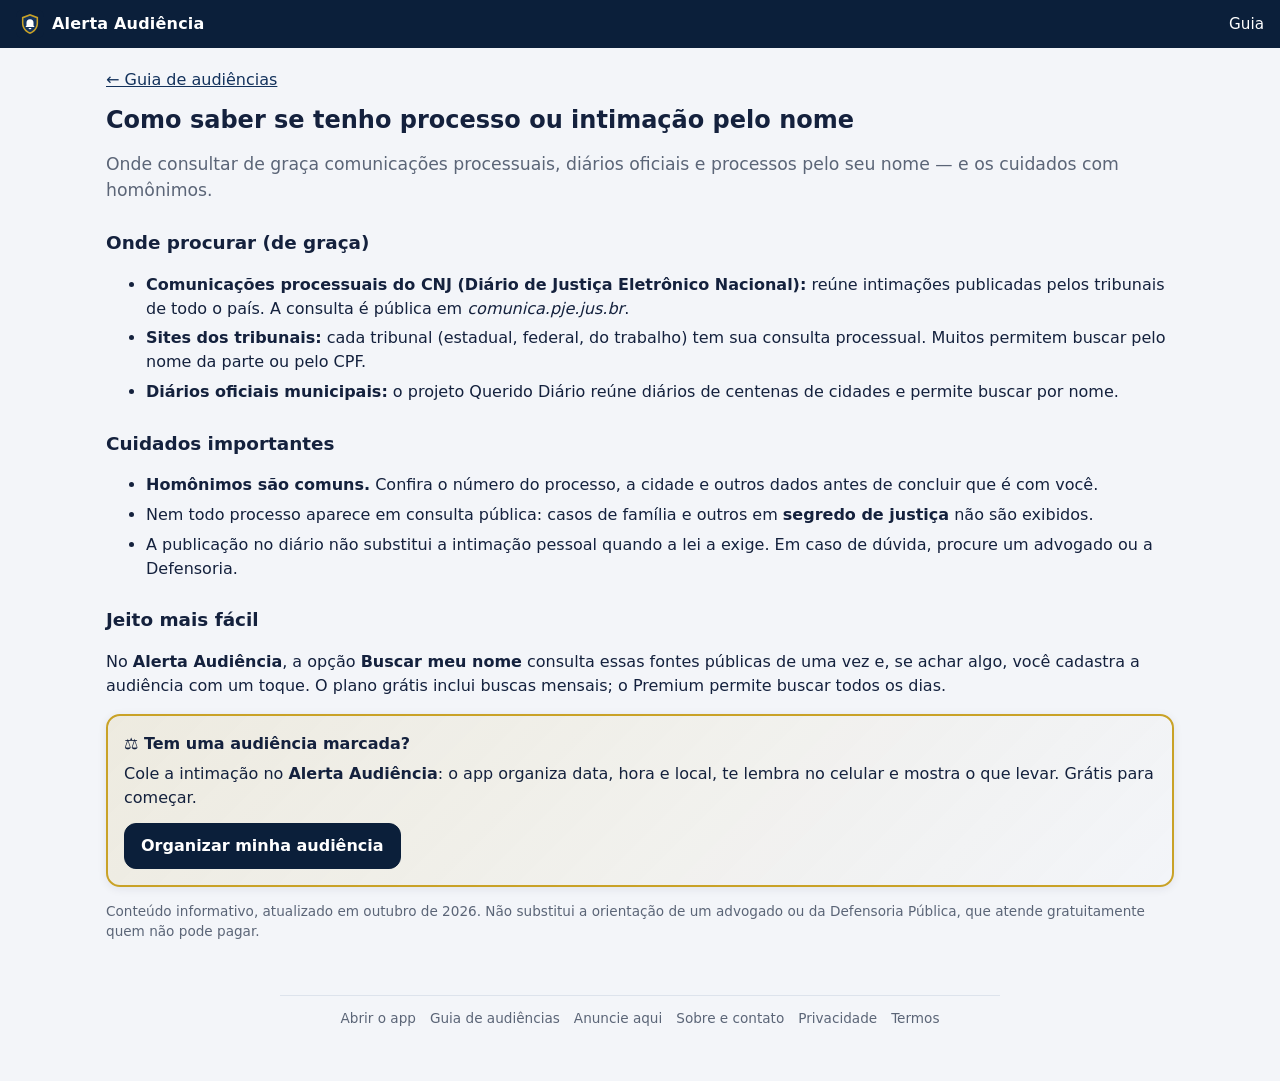
<file: guia/como-consultar-processo-pelo-nome.html>
<!doctype html>
<html lang="pt-BR">
<head>
<meta charset="utf-8">
<meta name="viewport" content="width=device-width, initial-scale=1">
<meta http-equiv="Content-Security-Policy" content="default-src 'self'; script-src 'self' https://www.gstatic.com https://pagead2.googlesyndication.com https://*.googlesyndication.com https://*.google.com https://*.googletagservices.com https://*.doubleclick.net https://*.adtrafficquality.google https://fundingchoicesmessages.google.com; style-src 'self' 'unsafe-inline'; img-src 'self' data: https:; connect-src 'self' https://*.googleapis.com https://*.firebaseio.com https://*.firebaseapp.com https://www.gstatic.com https://comunicaapi.pje.jus.br https://api.queridodiario.ok.org.br https://*.google.com https://*.googlesyndication.com https://*.doubleclick.net https://*.adtrafficquality.google; frame-src https://*.firebaseapp.com https://*.googlesyndication.com https://*.doubleclick.net https://*.google.com https://*.adtrafficquality.google; object-src 'none'; base-uri 'self'; form-action 'self'; manifest-src 'self'; worker-src 'self'; upgrade-insecure-requests">
<title>Como saber se tenho processo ou intimação pelo nome | Alerta Audiência</title>
<meta name="description" content="Onde consultar de graça comunicações processuais, diários oficiais e processos pelo seu nome — e os cuidados com homônimos.">
<link rel="canonical" href="https://williancoder.github.io/pm-alerta-audiencias/guia/como-consultar-processo-pelo-nome.html">
<meta property="og:type" content="article"><meta property="og:title" content="Como saber se tenho processo ou intimação pelo nome | Alerta Audiência"><meta property="og:description" content="Onde consultar de graça comunicações processuais, diários oficiais e processos pelo seu nome — e os cuidados com homônimos."><meta property="og:url" content="https://williancoder.github.io/pm-alerta-audiencias/guia/como-consultar-processo-pelo-nome.html"><meta property="og:image" content="https://williancoder.github.io/pm-alerta-audiencias/assets/img/icon-512.png"><meta property="og:locale" content="pt_BR">
<meta name="theme-color" content="#0b1f3a">
<link rel="icon" href="../assets/img/icon.svg" type="image/svg+xml">
<link rel="stylesheet" href="../assets/css/styles.css">
<script src="../assets/js/frame-guard.js"></script>
<script src="../assets/js/config.js"></script>
<script type="module" src="../assets/js/guia.js"></script>
<script type="application/ld+json">{"@context": "https://schema.org", "@type": "Article", "headline": "Como saber se tenho processo ou intimação pelo nome", "description": "Onde consultar de graça comunicações processuais, diários oficiais e processos pelo seu nome — e os cuidados com homônimos.", "inLanguage": "pt-BR", "dateModified": "2026-10-07", "mainEntityOfPage": "https://williancoder.github.io/pm-alerta-audiencias/guia/como-consultar-processo-pelo-nome.html", "publisher": {"@type": "Organization", "name": "Alerta Audiência", "logo": {"@type": "ImageObject", "url": "https://williancoder.github.io/pm-alerta-audiencias/assets/img/icon-512.png"}}}</script>
</head>
<body class="admin">
<header class="top"><a class="brand" href="../"><img src="../assets/img/icon.svg" alt="" width="28" height="28"> Alerta Audiência</a><a class="top-link" href="../guia/">Guia</a></header>
<main class="doc">
<p class="back"><a href="./">← Guia de audiências</a></p><article><h1>Como saber se tenho processo ou intimação pelo nome</h1><p class="lead">Onde consultar de graça comunicações processuais, diários oficiais e processos pelo seu nome — e os cuidados com homônimos.</p>
<h2>Onde procurar (de graça)</h2>
<ul>
<li><b>Comunicações processuais do CNJ (Diário de Justiça Eletrônico Nacional):</b> reúne intimações publicadas pelos tribunais de todo o país. A consulta é pública em <i>comunica.pje.jus.br</i>.</li>
<li><b>Sites dos tribunais:</b> cada tribunal (estadual, federal, do trabalho) tem sua consulta processual. Muitos permitem buscar pelo nome da parte ou pelo CPF.</li>
<li><b>Diários oficiais municipais:</b> o projeto Querido Diário reúne diários de centenas de cidades e permite buscar por nome.</li>
</ul>
<div data-ad-pos="artigos"></div>
<h2>Cuidados importantes</h2>
<ul>
<li><b>Homônimos são comuns.</b> Confira o número do processo, a cidade e outros dados antes de concluir que é com você.</li>
<li>Nem todo processo aparece em consulta pública: casos de família e outros em <b>segredo de justiça</b> não são exibidos.</li>
<li>A publicação no diário não substitui a intimação pessoal quando a lei a exige. Em caso de dúvida, procure um advogado ou a Defensoria.</li>
</ul>
<h2>Jeito mais fácil</h2>
<p>No <b>Alerta Audiência</b>, a opção <b>Buscar meu nome</b> consulta essas fontes públicas de uma vez e, se achar algo, você cadastra a audiência com um toque. O plano grátis inclui buscas mensais; o Premium permite buscar todos os dias.</p>
<aside class="card cta"><b>⚖️ Tem uma audiência marcada?</b><p>Cole a intimação no <b>Alerta Audiência</b>: o app organiza data, hora e local, te lembra no celular e mostra o que levar. Grátis para começar.</p><a class="btn primary" href="../#/cadastro">Organizar minha audiência</a></aside><p class="muted small">Conteúdo informativo, atualizado em outubro de 2026. Não substitui a orientação de um advogado ou da Defensoria Pública, que atende gratuitamente quem não pode pagar.</p></article>
</main>
<footer class="foot"><a href="../">Abrir o app</a><a href="../guia/">Guia de audiências</a><a href="../#/anuncie">Anuncie aqui</a><a href="../sobre.html">Sobre e contato</a><a href="../privacidade.html">Privacidade</a><a href="../termos.html">Termos</a></footer>
</body>
</html>
</file>
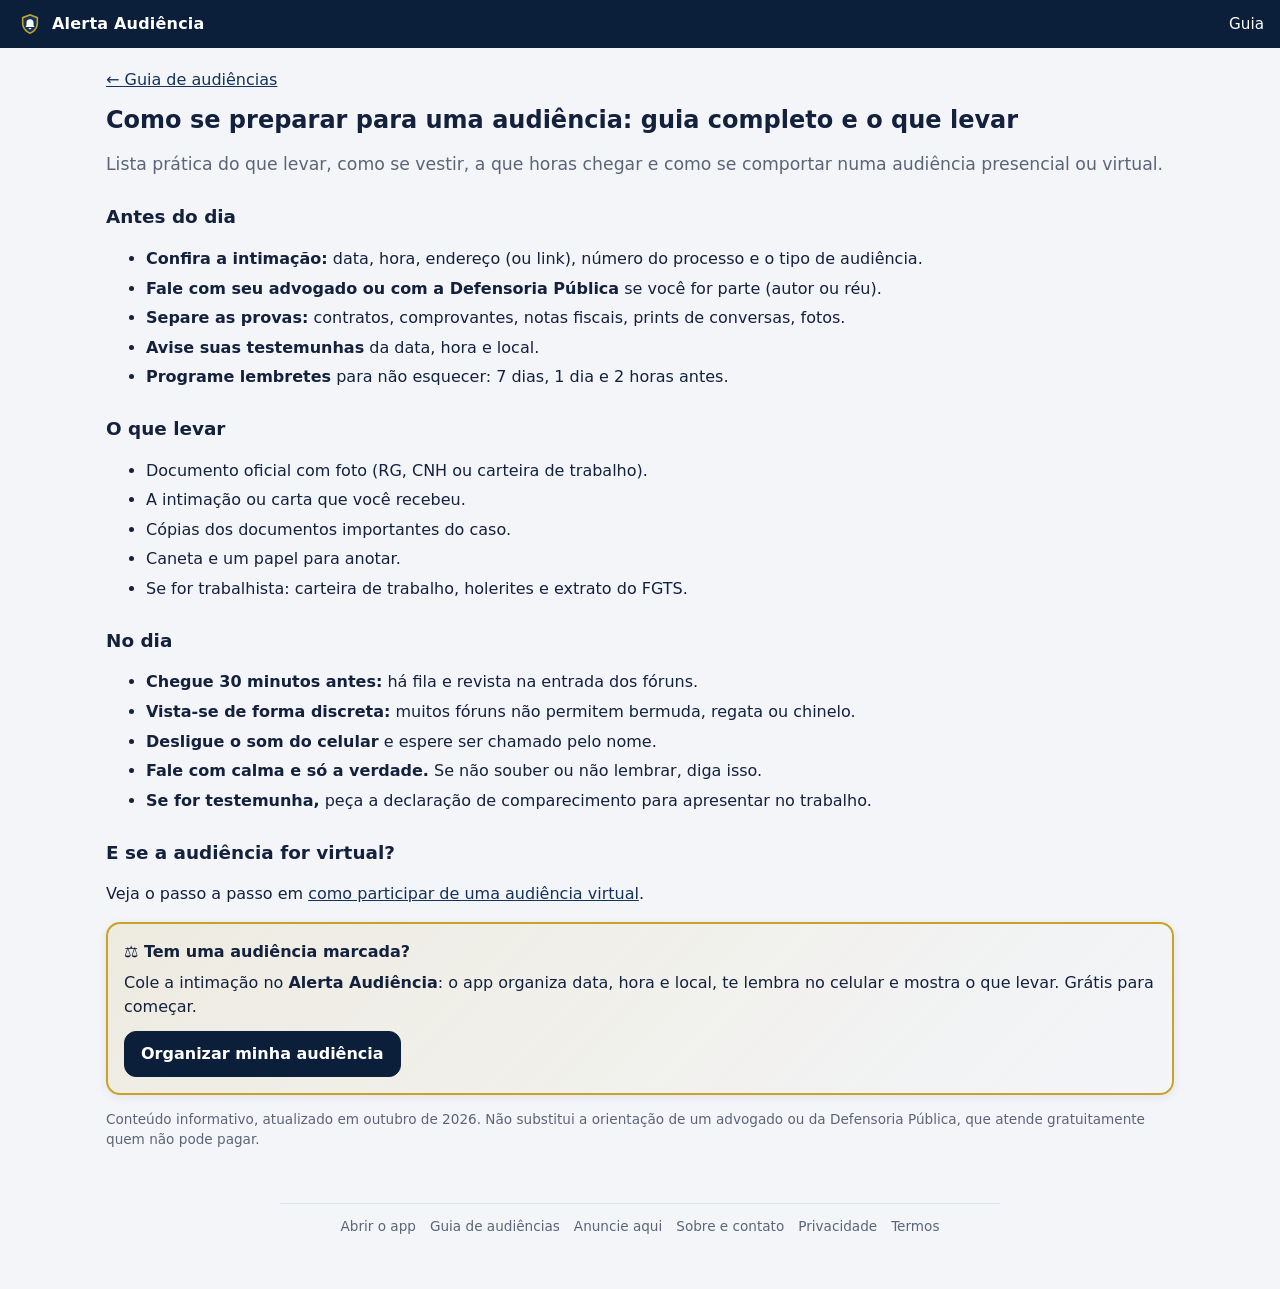
<file: guia/como-se-preparar-para-uma-audiencia.html>
<!doctype html>
<html lang="pt-BR">
<head>
<meta charset="utf-8">
<meta name="viewport" content="width=device-width, initial-scale=1">
<meta http-equiv="Content-Security-Policy" content="default-src 'self'; script-src 'self' https://www.gstatic.com https://pagead2.googlesyndication.com https://*.googlesyndication.com https://*.google.com https://*.googletagservices.com https://*.doubleclick.net https://*.adtrafficquality.google https://fundingchoicesmessages.google.com; style-src 'self' 'unsafe-inline'; img-src 'self' data: https:; connect-src 'self' https://*.googleapis.com https://*.firebaseio.com https://*.firebaseapp.com https://www.gstatic.com https://comunicaapi.pje.jus.br https://api.queridodiario.ok.org.br https://*.google.com https://*.googlesyndication.com https://*.doubleclick.net https://*.adtrafficquality.google; frame-src https://*.firebaseapp.com https://*.googlesyndication.com https://*.doubleclick.net https://*.google.com https://*.adtrafficquality.google; object-src 'none'; base-uri 'self'; form-action 'self'; manifest-src 'self'; worker-src 'self'; upgrade-insecure-requests">
<title>Como se preparar para uma audiência: guia completo e o que levar | Alerta Audiência</title>
<meta name="description" content="Lista prática do que levar, como se vestir, a que horas chegar e como se comportar numa audiência presencial ou virtual.">
<link rel="canonical" href="https://williancoder.github.io/pm-alerta-audiencias/guia/como-se-preparar-para-uma-audiencia.html">
<meta property="og:type" content="article"><meta property="og:title" content="Como se preparar para uma audiência: guia completo e o que levar | Alerta Audiência"><meta property="og:description" content="Lista prática do que levar, como se vestir, a que horas chegar e como se comportar numa audiência presencial ou virtual."><meta property="og:url" content="https://williancoder.github.io/pm-alerta-audiencias/guia/como-se-preparar-para-uma-audiencia.html"><meta property="og:image" content="https://williancoder.github.io/pm-alerta-audiencias/assets/img/icon-512.png"><meta property="og:locale" content="pt_BR">
<meta name="theme-color" content="#0b1f3a">
<link rel="icon" href="../assets/img/icon.svg" type="image/svg+xml">
<link rel="stylesheet" href="../assets/css/styles.css">
<script src="../assets/js/frame-guard.js"></script>
<script src="../assets/js/config.js"></script>
<script type="module" src="../assets/js/guia.js"></script>
<script type="application/ld+json">{"@context": "https://schema.org", "@type": "Article", "headline": "Como se preparar para uma audiência: guia completo e o que levar", "description": "Lista prática do que levar, como se vestir, a que horas chegar e como se comportar numa audiência presencial ou virtual.", "inLanguage": "pt-BR", "dateModified": "2026-10-07", "mainEntityOfPage": "https://williancoder.github.io/pm-alerta-audiencias/guia/como-se-preparar-para-uma-audiencia.html", "publisher": {"@type": "Organization", "name": "Alerta Audiência", "logo": {"@type": "ImageObject", "url": "https://williancoder.github.io/pm-alerta-audiencias/assets/img/icon-512.png"}}}</script>
</head>
<body class="admin">
<header class="top"><a class="brand" href="../"><img src="../assets/img/icon.svg" alt="" width="28" height="28"> Alerta Audiência</a><a class="top-link" href="../guia/">Guia</a></header>
<main class="doc">
<p class="back"><a href="./">← Guia de audiências</a></p><article><h1>Como se preparar para uma audiência: guia completo e o que levar</h1><p class="lead">Lista prática do que levar, como se vestir, a que horas chegar e como se comportar numa audiência presencial ou virtual.</p>
<h2>Antes do dia</h2>
<ul>
<li><b>Confira a intimação:</b> data, hora, endereço (ou link), número do processo e o tipo de audiência.</li>
<li><b>Fale com seu advogado ou com a Defensoria Pública</b> se você for parte (autor ou réu).</li>
<li><b>Separe as provas:</b> contratos, comprovantes, notas fiscais, prints de conversas, fotos.</li>
<li><b>Avise suas testemunhas</b> da data, hora e local.</li>
<li><b>Programe lembretes</b> para não esquecer: 7 dias, 1 dia e 2 horas antes.</li>
</ul>
<div data-ad-pos="artigos"></div>
<h2>O que levar</h2>
<ul>
<li>Documento oficial com foto (RG, CNH ou carteira de trabalho).</li>
<li>A intimação ou carta que você recebeu.</li>
<li>Cópias dos documentos importantes do caso.</li>
<li>Caneta e um papel para anotar.</li>
<li>Se for trabalhista: carteira de trabalho, holerites e extrato do FGTS.</li>
</ul>
<h2>No dia</h2>
<ul>
<li><b>Chegue 30 minutos antes:</b> há fila e revista na entrada dos fóruns.</li>
<li><b>Vista-se de forma discreta:</b> muitos fóruns não permitem bermuda, regata ou chinelo.</li>
<li><b>Desligue o som do celular</b> e espere ser chamado pelo nome.</li>
<li><b>Fale com calma e só a verdade.</b> Se não souber ou não lembrar, diga isso.</li>
<li><b>Se for testemunha,</b> peça a declaração de comparecimento para apresentar no trabalho.</li>
</ul>
<h2>E se a audiência for virtual?</h2>
<p>Veja o passo a passo em <a href="audiencia-virtual-como-participar.html">como participar de uma audiência virtual</a>.</p>
<aside class="card cta"><b>⚖️ Tem uma audiência marcada?</b><p>Cole a intimação no <b>Alerta Audiência</b>: o app organiza data, hora e local, te lembra no celular e mostra o que levar. Grátis para começar.</p><a class="btn primary" href="../#/cadastro">Organizar minha audiência</a></aside><p class="muted small">Conteúdo informativo, atualizado em outubro de 2026. Não substitui a orientação de um advogado ou da Defensoria Pública, que atende gratuitamente quem não pode pagar.</p></article>
</main>
<footer class="foot"><a href="../">Abrir o app</a><a href="../guia/">Guia de audiências</a><a href="../#/anuncie">Anuncie aqui</a><a href="../sobre.html">Sobre e contato</a><a href="../privacidade.html">Privacidade</a><a href="../termos.html">Termos</a></footer>
</body>
</html>
</file>
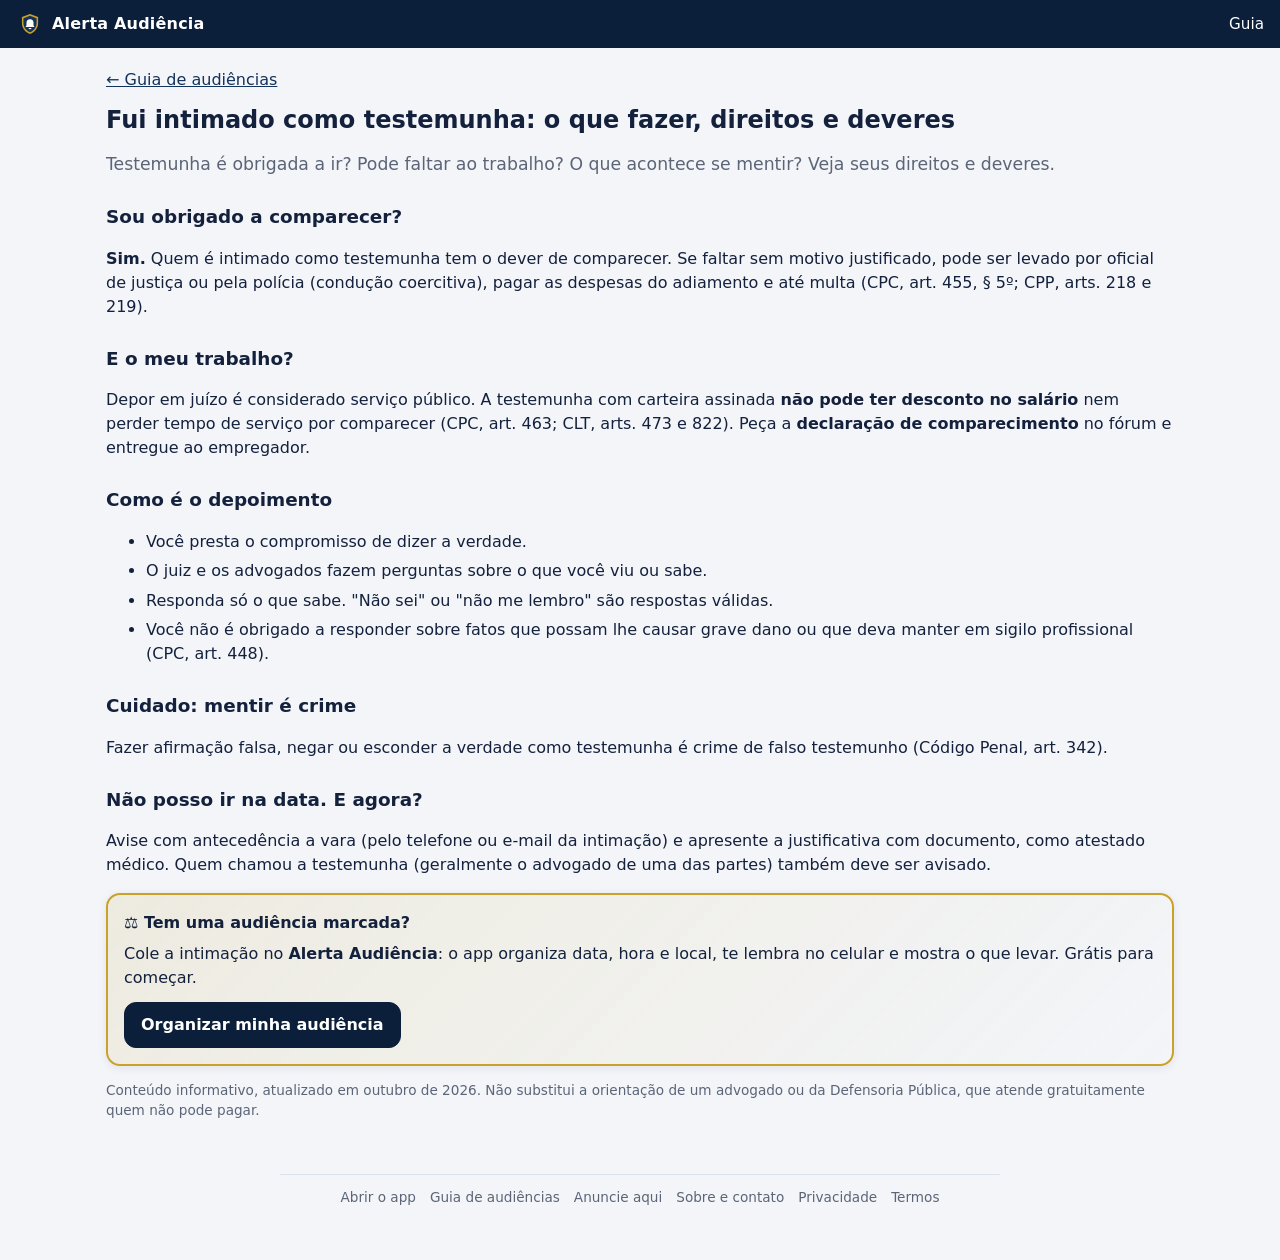
<file: guia/intimado-como-testemunha.html>
<!doctype html>
<html lang="pt-BR">
<head>
<meta charset="utf-8">
<meta name="viewport" content="width=device-width, initial-scale=1">
<meta http-equiv="Content-Security-Policy" content="default-src 'self'; script-src 'self' https://www.gstatic.com https://pagead2.googlesyndication.com https://*.googlesyndication.com https://*.google.com https://*.googletagservices.com https://*.doubleclick.net https://*.adtrafficquality.google https://fundingchoicesmessages.google.com; style-src 'self' 'unsafe-inline'; img-src 'self' data: https:; connect-src 'self' https://*.googleapis.com https://*.firebaseio.com https://*.firebaseapp.com https://www.gstatic.com https://comunicaapi.pje.jus.br https://api.queridodiario.ok.org.br https://*.google.com https://*.googlesyndication.com https://*.doubleclick.net https://*.adtrafficquality.google; frame-src https://*.firebaseapp.com https://*.googlesyndication.com https://*.doubleclick.net https://*.google.com https://*.adtrafficquality.google; object-src 'none'; base-uri 'self'; form-action 'self'; manifest-src 'self'; worker-src 'self'; upgrade-insecure-requests">
<title>Fui intimado como testemunha: o que fazer, direitos e deveres | Alerta Audiência</title>
<meta name="description" content="Testemunha é obrigada a ir? Pode faltar ao trabalho? O que acontece se mentir? Veja seus direitos e deveres.">
<link rel="canonical" href="https://williancoder.github.io/pm-alerta-audiencias/guia/intimado-como-testemunha.html">
<meta property="og:type" content="article"><meta property="og:title" content="Fui intimado como testemunha: o que fazer, direitos e deveres | Alerta Audiência"><meta property="og:description" content="Testemunha é obrigada a ir? Pode faltar ao trabalho? O que acontece se mentir? Veja seus direitos e deveres."><meta property="og:url" content="https://williancoder.github.io/pm-alerta-audiencias/guia/intimado-como-testemunha.html"><meta property="og:image" content="https://williancoder.github.io/pm-alerta-audiencias/assets/img/icon-512.png"><meta property="og:locale" content="pt_BR">
<meta name="theme-color" content="#0b1f3a">
<link rel="icon" href="../assets/img/icon.svg" type="image/svg+xml">
<link rel="stylesheet" href="../assets/css/styles.css">
<script src="../assets/js/frame-guard.js"></script>
<script src="../assets/js/config.js"></script>
<script type="module" src="../assets/js/guia.js"></script>
<script type="application/ld+json">{"@context": "https://schema.org", "@type": "Article", "headline": "Fui intimado como testemunha: o que fazer, direitos e deveres", "description": "Testemunha é obrigada a ir? Pode faltar ao trabalho? O que acontece se mentir? Veja seus direitos e deveres.", "inLanguage": "pt-BR", "dateModified": "2026-10-07", "mainEntityOfPage": "https://williancoder.github.io/pm-alerta-audiencias/guia/intimado-como-testemunha.html", "publisher": {"@type": "Organization", "name": "Alerta Audiência", "logo": {"@type": "ImageObject", "url": "https://williancoder.github.io/pm-alerta-audiencias/assets/img/icon-512.png"}}}</script>
</head>
<body class="admin">
<header class="top"><a class="brand" href="../"><img src="../assets/img/icon.svg" alt="" width="28" height="28"> Alerta Audiência</a><a class="top-link" href="../guia/">Guia</a></header>
<main class="doc">
<p class="back"><a href="./">← Guia de audiências</a></p><article><h1>Fui intimado como testemunha: o que fazer, direitos e deveres</h1><p class="lead">Testemunha é obrigada a ir? Pode faltar ao trabalho? O que acontece se mentir? Veja seus direitos e deveres.</p>
<h2>Sou obrigado a comparecer?</h2>
<p><b>Sim.</b> Quem é intimado como testemunha tem o dever de comparecer. Se faltar sem motivo justificado, pode ser levado por oficial de justiça ou pela polícia (condução coercitiva), pagar as despesas do adiamento e até multa (CPC, art. 455, § 5º; CPP, arts. 218 e 219).</p>
<h2>E o meu trabalho?</h2>
<p>Depor em juízo é considerado serviço público. A testemunha com carteira assinada <b>não pode ter desconto no salário</b> nem perder tempo de serviço por comparecer (CPC, art. 463; CLT, arts. 473 e 822). Peça a <b>declaração de comparecimento</b> no fórum e entregue ao empregador.</p>
<div data-ad-pos="artigos"></div>
<h2>Como é o depoimento</h2>
<ul>
<li>Você presta o compromisso de dizer a verdade.</li>
<li>O juiz e os advogados fazem perguntas sobre o que você viu ou sabe.</li>
<li>Responda só o que sabe. "Não sei" ou "não me lembro" são respostas válidas.</li>
<li>Você não é obrigado a responder sobre fatos que possam lhe causar grave dano ou que deva manter em sigilo profissional (CPC, art. 448).</li>
</ul>
<h2>Cuidado: mentir é crime</h2>
<p>Fazer afirmação falsa, negar ou esconder a verdade como testemunha é crime de falso testemunho (Código Penal, art. 342).</p>
<h2>Não posso ir na data. E agora?</h2>
<p>Avise com antecedência a vara (pelo telefone ou e-mail da intimação) e apresente a justificativa com documento, como atestado médico. Quem chamou a testemunha (geralmente o advogado de uma das partes) também deve ser avisado.</p>
<aside class="card cta"><b>⚖️ Tem uma audiência marcada?</b><p>Cole a intimação no <b>Alerta Audiência</b>: o app organiza data, hora e local, te lembra no celular e mostra o que levar. Grátis para começar.</p><a class="btn primary" href="../#/cadastro">Organizar minha audiência</a></aside><p class="muted small">Conteúdo informativo, atualizado em outubro de 2026. Não substitui a orientação de um advogado ou da Defensoria Pública, que atende gratuitamente quem não pode pagar.</p></article>
</main>
<footer class="foot"><a href="../">Abrir o app</a><a href="../guia/">Guia de audiências</a><a href="../#/anuncie">Anuncie aqui</a><a href="../sobre.html">Sobre e contato</a><a href="../privacidade.html">Privacidade</a><a href="../termos.html">Termos</a></footer>
</body>
</html>
</file>
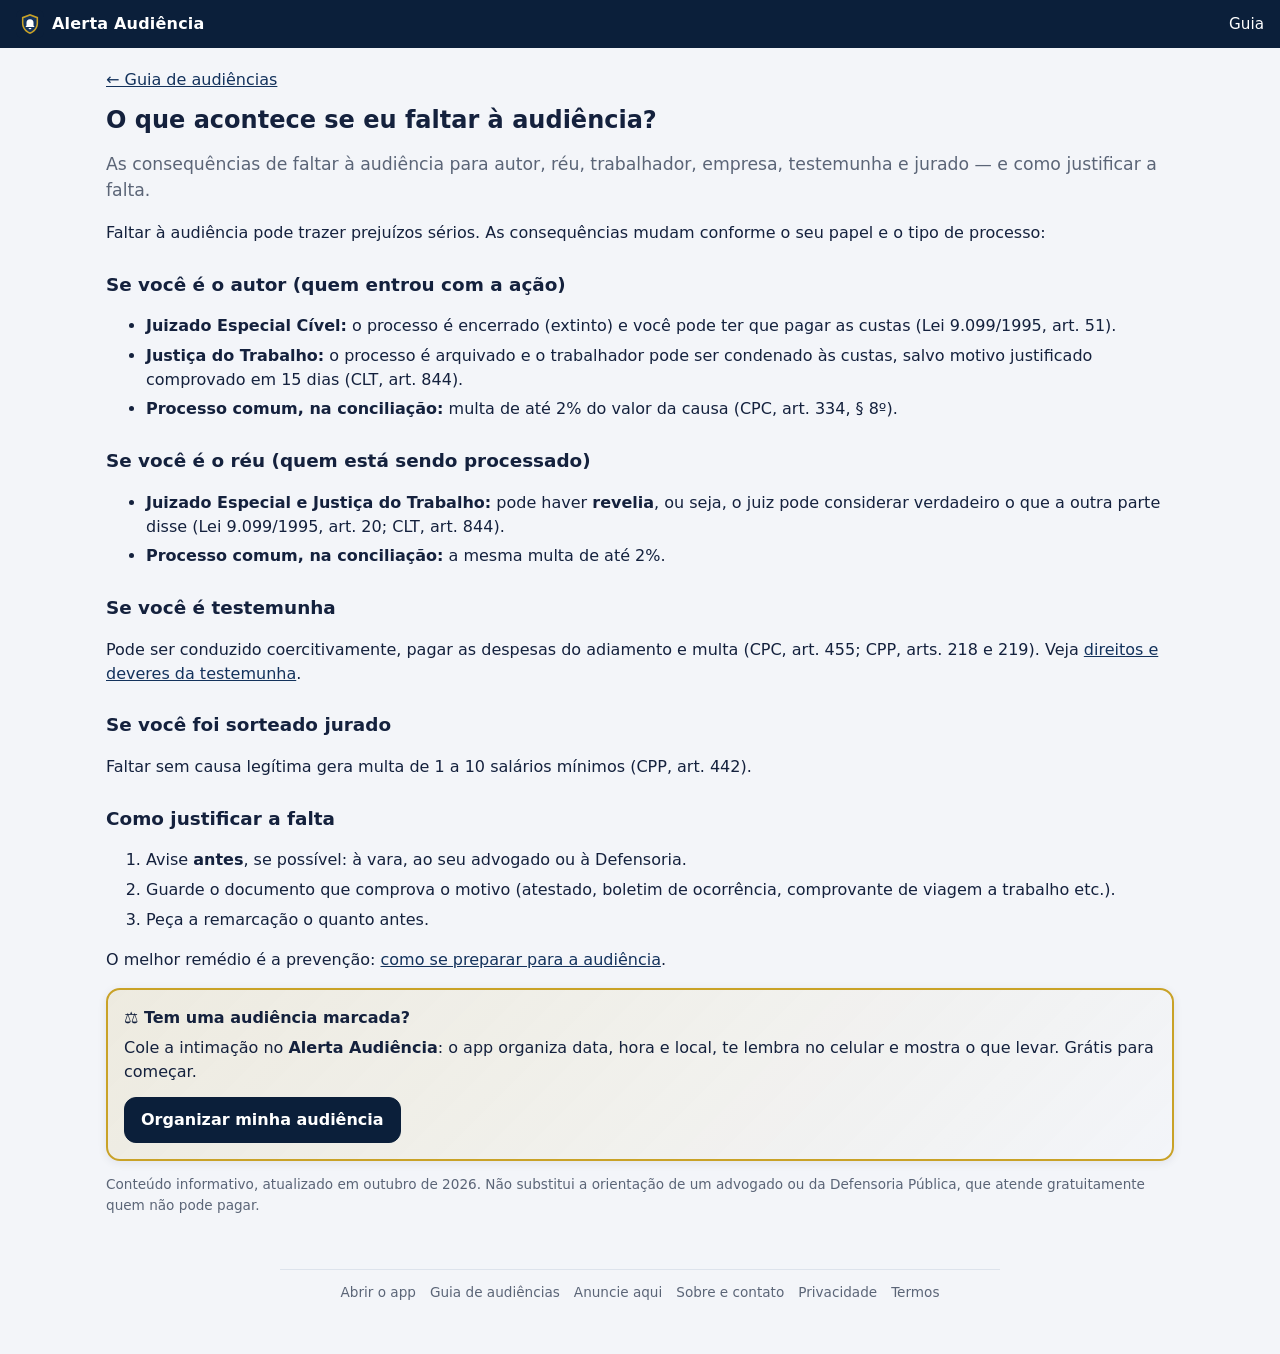
<file: guia/o-que-acontece-se-faltar-audiencia.html>
<!doctype html>
<html lang="pt-BR">
<head>
<meta charset="utf-8">
<meta name="viewport" content="width=device-width, initial-scale=1">
<meta http-equiv="Content-Security-Policy" content="default-src 'self'; script-src 'self' https://www.gstatic.com https://pagead2.googlesyndication.com https://*.googlesyndication.com https://*.google.com https://*.googletagservices.com https://*.doubleclick.net https://*.adtrafficquality.google https://fundingchoicesmessages.google.com; style-src 'self' 'unsafe-inline'; img-src 'self' data: https:; connect-src 'self' https://*.googleapis.com https://*.firebaseio.com https://*.firebaseapp.com https://www.gstatic.com https://comunicaapi.pje.jus.br https://api.queridodiario.ok.org.br https://*.google.com https://*.googlesyndication.com https://*.doubleclick.net https://*.adtrafficquality.google; frame-src https://*.firebaseapp.com https://*.googlesyndication.com https://*.doubleclick.net https://*.google.com https://*.adtrafficquality.google; object-src 'none'; base-uri 'self'; form-action 'self'; manifest-src 'self'; worker-src 'self'; upgrade-insecure-requests">
<title>O que acontece se eu faltar à audiência? | Alerta Audiência</title>
<meta name="description" content="As consequências de faltar à audiência para autor, réu, trabalhador, empresa, testemunha e jurado — e como justificar a falta.">
<link rel="canonical" href="https://williancoder.github.io/pm-alerta-audiencias/guia/o-que-acontece-se-faltar-audiencia.html">
<meta property="og:type" content="article"><meta property="og:title" content="O que acontece se eu faltar à audiência? | Alerta Audiência"><meta property="og:description" content="As consequências de faltar à audiência para autor, réu, trabalhador, empresa, testemunha e jurado — e como justificar a falta."><meta property="og:url" content="https://williancoder.github.io/pm-alerta-audiencias/guia/o-que-acontece-se-faltar-audiencia.html"><meta property="og:image" content="https://williancoder.github.io/pm-alerta-audiencias/assets/img/icon-512.png"><meta property="og:locale" content="pt_BR">
<meta name="theme-color" content="#0b1f3a">
<link rel="icon" href="../assets/img/icon.svg" type="image/svg+xml">
<link rel="stylesheet" href="../assets/css/styles.css">
<script src="../assets/js/frame-guard.js"></script>
<script src="../assets/js/config.js"></script>
<script type="module" src="../assets/js/guia.js"></script>
<script type="application/ld+json">{"@context": "https://schema.org", "@type": "Article", "headline": "O que acontece se eu faltar à audiência?", "description": "As consequências de faltar à audiência para autor, réu, trabalhador, empresa, testemunha e jurado — e como justificar a falta.", "inLanguage": "pt-BR", "dateModified": "2026-10-07", "mainEntityOfPage": "https://williancoder.github.io/pm-alerta-audiencias/guia/o-que-acontece-se-faltar-audiencia.html", "publisher": {"@type": "Organization", "name": "Alerta Audiência", "logo": {"@type": "ImageObject", "url": "https://williancoder.github.io/pm-alerta-audiencias/assets/img/icon-512.png"}}}</script>
</head>
<body class="admin">
<header class="top"><a class="brand" href="../"><img src="../assets/img/icon.svg" alt="" width="28" height="28"> Alerta Audiência</a><a class="top-link" href="../guia/">Guia</a></header>
<main class="doc">
<p class="back"><a href="./">← Guia de audiências</a></p><article><h1>O que acontece se eu faltar à audiência?</h1><p class="lead">As consequências de faltar à audiência para autor, réu, trabalhador, empresa, testemunha e jurado — e como justificar a falta.</p>
<p>Faltar à audiência pode trazer prejuízos sérios. As consequências mudam conforme o seu papel e o tipo de processo:</p>
<h2>Se você é o autor (quem entrou com a ação)</h2>
<ul>
<li><b>Juizado Especial Cível:</b> o processo é encerrado (extinto) e você pode ter que pagar as custas (Lei 9.099/1995, art. 51).</li>
<li><b>Justiça do Trabalho:</b> o processo é arquivado e o trabalhador pode ser condenado às custas, salvo motivo justificado comprovado em 15 dias (CLT, art. 844).</li>
<li><b>Processo comum, na conciliação:</b> multa de até 2% do valor da causa (CPC, art. 334, § 8º).</li>
</ul>
<div data-ad-pos="artigos"></div>
<h2>Se você é o réu (quem está sendo processado)</h2>
<ul>
<li><b>Juizado Especial e Justiça do Trabalho:</b> pode haver <b>revelia</b>, ou seja, o juiz pode considerar verdadeiro o que a outra parte disse (Lei 9.099/1995, art. 20; CLT, art. 844).</li>
<li><b>Processo comum, na conciliação:</b> a mesma multa de até 2%.</li>
</ul>
<h2>Se você é testemunha</h2>
<p>Pode ser conduzido coercitivamente, pagar as despesas do adiamento e multa (CPC, art. 455; CPP, arts. 218 e 219). Veja <a href="intimado-como-testemunha.html">direitos e deveres da testemunha</a>.</p>
<h2>Se você foi sorteado jurado</h2>
<p>Faltar sem causa legítima gera multa de 1 a 10 salários mínimos (CPP, art. 442).</p>
<h2>Como justificar a falta</h2>
<ol>
<li>Avise <b>antes</b>, se possível: à vara, ao seu advogado ou à Defensoria.</li>
<li>Guarde o documento que comprova o motivo (atestado, boletim de ocorrência, comprovante de viagem a trabalho etc.).</li>
<li>Peça a remarcação o quanto antes.</li>
</ol>
<p>O melhor remédio é a prevenção: <a href="como-se-preparar-para-uma-audiencia.html">como se preparar para a audiência</a>.</p>
<aside class="card cta"><b>⚖️ Tem uma audiência marcada?</b><p>Cole a intimação no <b>Alerta Audiência</b>: o app organiza data, hora e local, te lembra no celular e mostra o que levar. Grátis para começar.</p><a class="btn primary" href="../#/cadastro">Organizar minha audiência</a></aside><p class="muted small">Conteúdo informativo, atualizado em outubro de 2026. Não substitui a orientação de um advogado ou da Defensoria Pública, que atende gratuitamente quem não pode pagar.</p></article>
</main>
<footer class="foot"><a href="../">Abrir o app</a><a href="../guia/">Guia de audiências</a><a href="../#/anuncie">Anuncie aqui</a><a href="../sobre.html">Sobre e contato</a><a href="../privacidade.html">Privacidade</a><a href="../termos.html">Termos</a></footer>
</body>
</html>
</file>
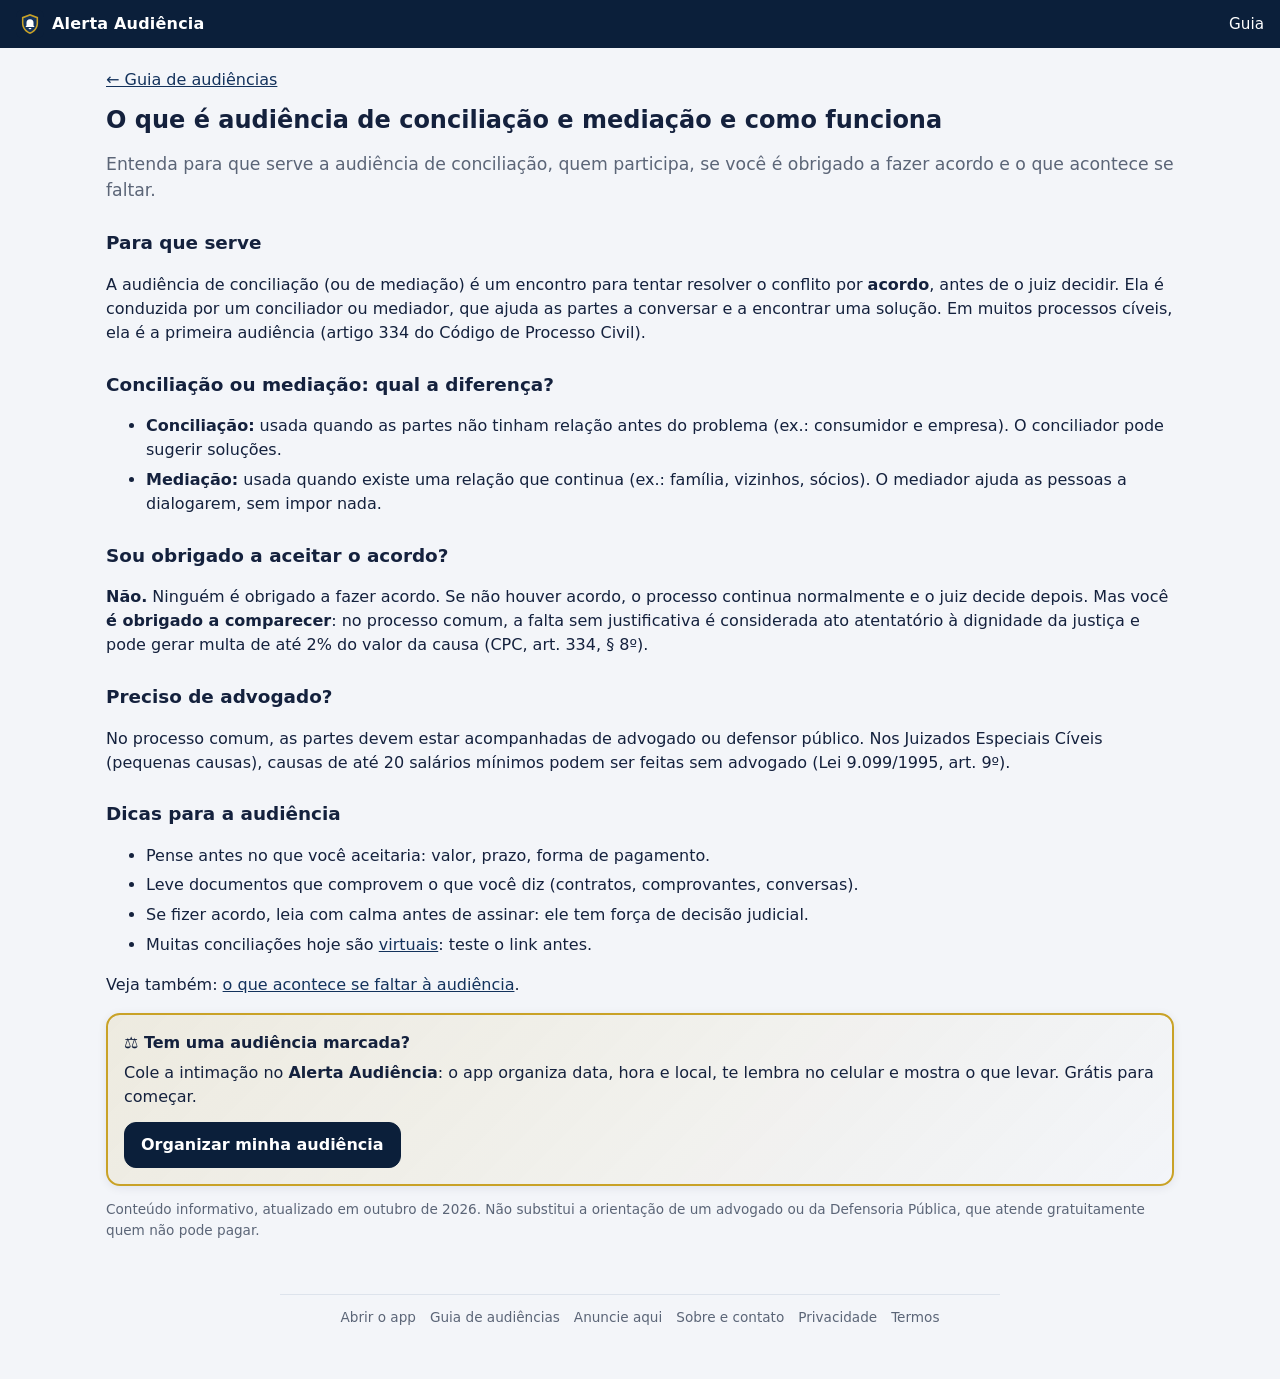
<file: guia/o-que-e-audiencia-de-conciliacao.html>
<!doctype html>
<html lang="pt-BR">
<head>
<meta charset="utf-8">
<meta name="viewport" content="width=device-width, initial-scale=1">
<meta http-equiv="Content-Security-Policy" content="default-src 'self'; script-src 'self' https://www.gstatic.com https://pagead2.googlesyndication.com https://*.googlesyndication.com https://*.google.com https://*.googletagservices.com https://*.doubleclick.net https://*.adtrafficquality.google https://fundingchoicesmessages.google.com; style-src 'self' 'unsafe-inline'; img-src 'self' data: https:; connect-src 'self' https://*.googleapis.com https://*.firebaseio.com https://*.firebaseapp.com https://www.gstatic.com https://comunicaapi.pje.jus.br https://api.queridodiario.ok.org.br https://*.google.com https://*.googlesyndication.com https://*.doubleclick.net https://*.adtrafficquality.google; frame-src https://*.firebaseapp.com https://*.googlesyndication.com https://*.doubleclick.net https://*.google.com https://*.adtrafficquality.google; object-src 'none'; base-uri 'self'; form-action 'self'; manifest-src 'self'; worker-src 'self'; upgrade-insecure-requests">
<title>O que é audiência de conciliação e mediação e como funciona | Alerta Audiência</title>
<meta name="description" content="Entenda para que serve a audiência de conciliação, quem participa, se você é obrigado a fazer acordo e o que acontece se faltar.">
<link rel="canonical" href="https://williancoder.github.io/pm-alerta-audiencias/guia/o-que-e-audiencia-de-conciliacao.html">
<meta property="og:type" content="article"><meta property="og:title" content="O que é audiência de conciliação e mediação e como funciona | Alerta Audiência"><meta property="og:description" content="Entenda para que serve a audiência de conciliação, quem participa, se você é obrigado a fazer acordo e o que acontece se faltar."><meta property="og:url" content="https://williancoder.github.io/pm-alerta-audiencias/guia/o-que-e-audiencia-de-conciliacao.html"><meta property="og:image" content="https://williancoder.github.io/pm-alerta-audiencias/assets/img/icon-512.png"><meta property="og:locale" content="pt_BR">
<meta name="theme-color" content="#0b1f3a">
<link rel="icon" href="../assets/img/icon.svg" type="image/svg+xml">
<link rel="stylesheet" href="../assets/css/styles.css">
<script src="../assets/js/frame-guard.js"></script>
<script src="../assets/js/config.js"></script>
<script type="module" src="../assets/js/guia.js"></script>
<script type="application/ld+json">{"@context": "https://schema.org", "@type": "Article", "headline": "O que é audiência de conciliação e mediação e como funciona", "description": "Entenda para que serve a audiência de conciliação, quem participa, se você é obrigado a fazer acordo e o que acontece se faltar.", "inLanguage": "pt-BR", "dateModified": "2026-10-07", "mainEntityOfPage": "https://williancoder.github.io/pm-alerta-audiencias/guia/o-que-e-audiencia-de-conciliacao.html", "publisher": {"@type": "Organization", "name": "Alerta Audiência", "logo": {"@type": "ImageObject", "url": "https://williancoder.github.io/pm-alerta-audiencias/assets/img/icon-512.png"}}}</script>
</head>
<body class="admin">
<header class="top"><a class="brand" href="../"><img src="../assets/img/icon.svg" alt="" width="28" height="28"> Alerta Audiência</a><a class="top-link" href="../guia/">Guia</a></header>
<main class="doc">
<p class="back"><a href="./">← Guia de audiências</a></p><article><h1>O que é audiência de conciliação e mediação e como funciona</h1><p class="lead">Entenda para que serve a audiência de conciliação, quem participa, se você é obrigado a fazer acordo e o que acontece se faltar.</p>
<h2>Para que serve</h2>
<p>A audiência de conciliação (ou de mediação) é um encontro para tentar resolver o conflito por <b>acordo</b>, antes de o juiz decidir. Ela é conduzida por um conciliador ou mediador, que ajuda as partes a conversar e a encontrar uma solução. Em muitos processos cíveis, ela é a primeira audiência (artigo 334 do Código de Processo Civil).</p>
<h2>Conciliação ou mediação: qual a diferença?</h2>
<ul>
<li><b>Conciliação:</b> usada quando as partes não tinham relação antes do problema (ex.: consumidor e empresa). O conciliador pode sugerir soluções.</li>
<li><b>Mediação:</b> usada quando existe uma relação que continua (ex.: família, vizinhos, sócios). O mediador ajuda as pessoas a dialogarem, sem impor nada.</li>
</ul>
<div data-ad-pos="artigos"></div>
<h2>Sou obrigado a aceitar o acordo?</h2>
<p><b>Não.</b> Ninguém é obrigado a fazer acordo. Se não houver acordo, o processo continua normalmente e o juiz decide depois. Mas você <b>é obrigado a comparecer</b>: no processo comum, a falta sem justificativa é considerada ato atentatório à dignidade da justiça e pode gerar multa de até 2% do valor da causa (CPC, art. 334, § 8º).</p>
<h2>Preciso de advogado?</h2>
<p>No processo comum, as partes devem estar acompanhadas de advogado ou defensor público. Nos Juizados Especiais Cíveis (pequenas causas), causas de até 20 salários mínimos podem ser feitas sem advogado (Lei 9.099/1995, art. 9º).</p>
<h2>Dicas para a audiência</h2>
<ul>
<li>Pense antes no que você aceitaria: valor, prazo, forma de pagamento.</li>
<li>Leve documentos que comprovem o que você diz (contratos, comprovantes, conversas).</li>
<li>Se fizer acordo, leia com calma antes de assinar: ele tem força de decisão judicial.</li>
<li>Muitas conciliações hoje são <a href="audiencia-virtual-como-participar.html">virtuais</a>: teste o link antes.</li>
</ul>
<p>Veja também: <a href="o-que-acontece-se-faltar-audiencia.html">o que acontece se faltar à audiência</a>.</p>
<aside class="card cta"><b>⚖️ Tem uma audiência marcada?</b><p>Cole a intimação no <b>Alerta Audiência</b>: o app organiza data, hora e local, te lembra no celular e mostra o que levar. Grátis para começar.</p><a class="btn primary" href="../#/cadastro">Organizar minha audiência</a></aside><p class="muted small">Conteúdo informativo, atualizado em outubro de 2026. Não substitui a orientação de um advogado ou da Defensoria Pública, que atende gratuitamente quem não pode pagar.</p></article>
</main>
<footer class="foot"><a href="../">Abrir o app</a><a href="../guia/">Guia de audiências</a><a href="../#/anuncie">Anuncie aqui</a><a href="../sobre.html">Sobre e contato</a><a href="../privacidade.html">Privacidade</a><a href="../termos.html">Termos</a></footer>
</body>
</html>
</file>
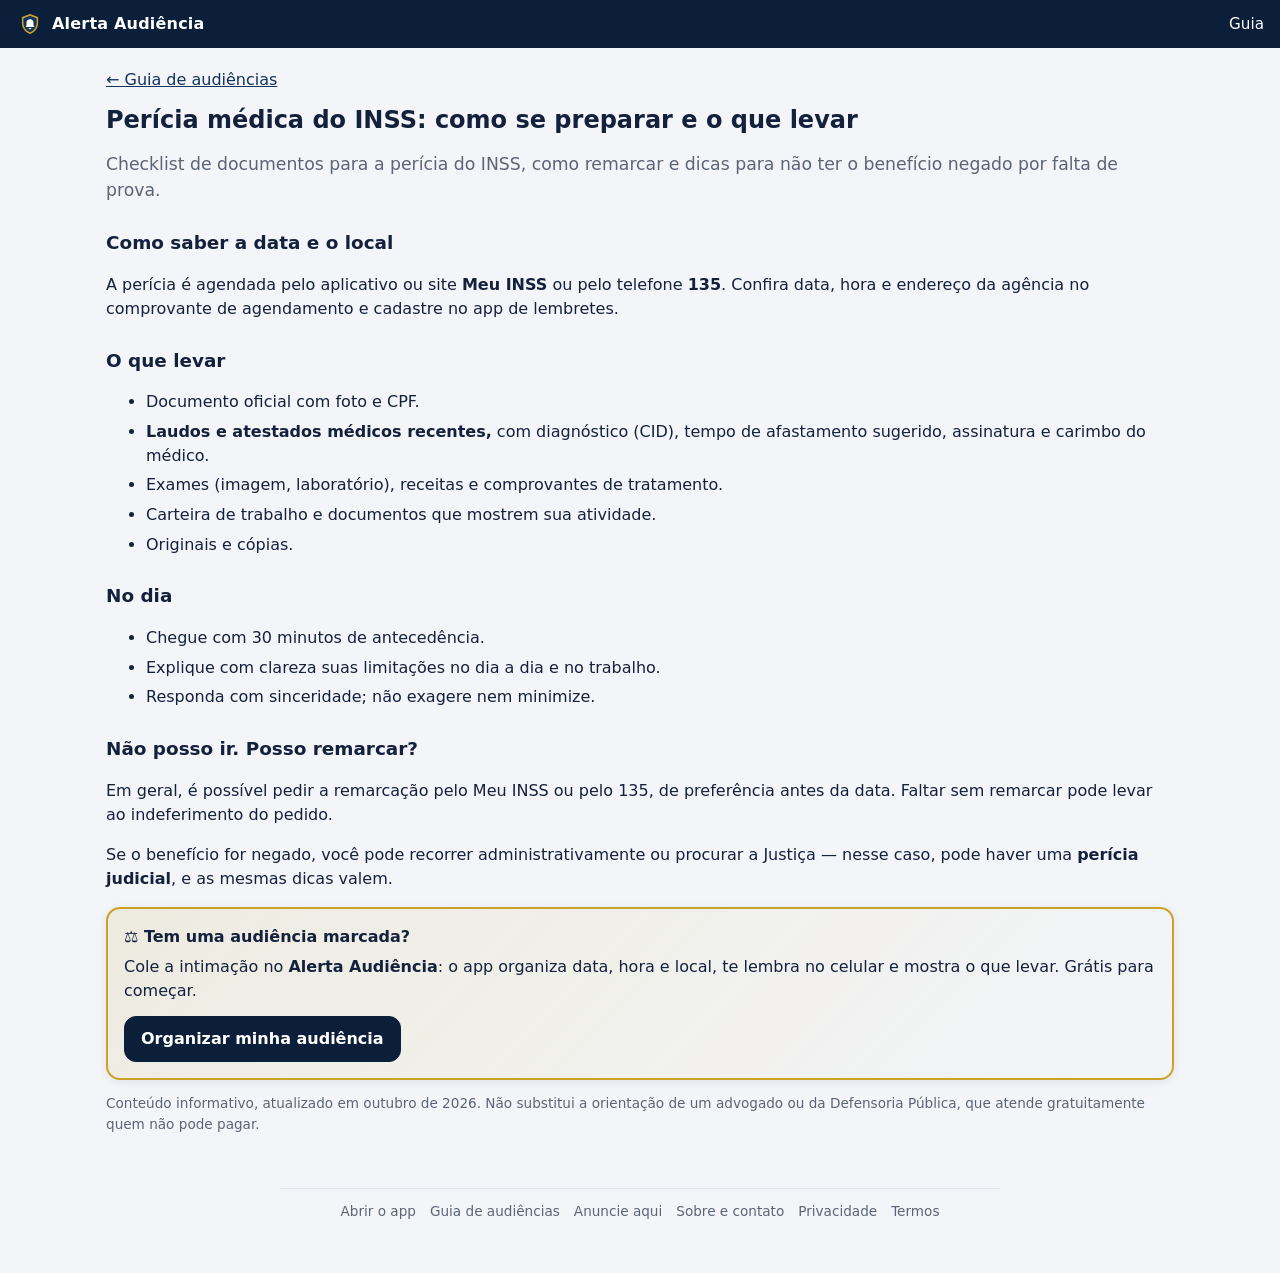
<file: guia/pericia-inss-o-que-levar.html>
<!doctype html>
<html lang="pt-BR">
<head>
<meta charset="utf-8">
<meta name="viewport" content="width=device-width, initial-scale=1">
<meta http-equiv="Content-Security-Policy" content="default-src 'self'; script-src 'self' https://www.gstatic.com https://pagead2.googlesyndication.com https://*.googlesyndication.com https://*.google.com https://*.googletagservices.com https://*.doubleclick.net https://*.adtrafficquality.google https://fundingchoicesmessages.google.com; style-src 'self' 'unsafe-inline'; img-src 'self' data: https:; connect-src 'self' https://*.googleapis.com https://*.firebaseio.com https://*.firebaseapp.com https://www.gstatic.com https://comunicaapi.pje.jus.br https://api.queridodiario.ok.org.br https://*.google.com https://*.googlesyndication.com https://*.doubleclick.net https://*.adtrafficquality.google; frame-src https://*.firebaseapp.com https://*.googlesyndication.com https://*.doubleclick.net https://*.google.com https://*.adtrafficquality.google; object-src 'none'; base-uri 'self'; form-action 'self'; manifest-src 'self'; worker-src 'self'; upgrade-insecure-requests">
<title>Perícia médica do INSS: como se preparar e o que levar | Alerta Audiência</title>
<meta name="description" content="Checklist de documentos para a perícia do INSS, como remarcar e dicas para não ter o benefício negado por falta de prova.">
<link rel="canonical" href="https://williancoder.github.io/pm-alerta-audiencias/guia/pericia-inss-o-que-levar.html">
<meta property="og:type" content="article"><meta property="og:title" content="Perícia médica do INSS: como se preparar e o que levar | Alerta Audiência"><meta property="og:description" content="Checklist de documentos para a perícia do INSS, como remarcar e dicas para não ter o benefício negado por falta de prova."><meta property="og:url" content="https://williancoder.github.io/pm-alerta-audiencias/guia/pericia-inss-o-que-levar.html"><meta property="og:image" content="https://williancoder.github.io/pm-alerta-audiencias/assets/img/icon-512.png"><meta property="og:locale" content="pt_BR">
<meta name="theme-color" content="#0b1f3a">
<link rel="icon" href="../assets/img/icon.svg" type="image/svg+xml">
<link rel="stylesheet" href="../assets/css/styles.css">
<script src="../assets/js/frame-guard.js"></script>
<script src="../assets/js/config.js"></script>
<script type="module" src="../assets/js/guia.js"></script>
<script type="application/ld+json">{"@context": "https://schema.org", "@type": "Article", "headline": "Perícia médica do INSS: como se preparar e o que levar", "description": "Checklist de documentos para a perícia do INSS, como remarcar e dicas para não ter o benefício negado por falta de prova.", "inLanguage": "pt-BR", "dateModified": "2026-10-07", "mainEntityOfPage": "https://williancoder.github.io/pm-alerta-audiencias/guia/pericia-inss-o-que-levar.html", "publisher": {"@type": "Organization", "name": "Alerta Audiência", "logo": {"@type": "ImageObject", "url": "https://williancoder.github.io/pm-alerta-audiencias/assets/img/icon-512.png"}}}</script>
</head>
<body class="admin">
<header class="top"><a class="brand" href="../"><img src="../assets/img/icon.svg" alt="" width="28" height="28"> Alerta Audiência</a><a class="top-link" href="../guia/">Guia</a></header>
<main class="doc">
<p class="back"><a href="./">← Guia de audiências</a></p><article><h1>Perícia médica do INSS: como se preparar e o que levar</h1><p class="lead">Checklist de documentos para a perícia do INSS, como remarcar e dicas para não ter o benefício negado por falta de prova.</p>
<h2>Como saber a data e o local</h2>
<p>A perícia é agendada pelo aplicativo ou site <b>Meu INSS</b> ou pelo telefone <b>135</b>. Confira data, hora e endereço da agência no comprovante de agendamento e cadastre no app de lembretes.</p>
<h2>O que levar</h2>
<ul>
<li>Documento oficial com foto e CPF.</li>
<li><b>Laudos e atestados médicos recentes,</b> com diagnóstico (CID), tempo de afastamento sugerido, assinatura e carimbo do médico.</li>
<li>Exames (imagem, laboratório), receitas e comprovantes de tratamento.</li>
<li>Carteira de trabalho e documentos que mostrem sua atividade.</li>
<li>Originais e cópias.</li>
</ul>
<div data-ad-pos="artigos"></div>
<h2>No dia</h2>
<ul>
<li>Chegue com 30 minutos de antecedência.</li>
<li>Explique com clareza suas limitações no dia a dia e no trabalho.</li>
<li>Responda com sinceridade; não exagere nem minimize.</li>
</ul>
<h2>Não posso ir. Posso remarcar?</h2>
<p>Em geral, é possível pedir a remarcação pelo Meu INSS ou pelo 135, de preferência antes da data. Faltar sem remarcar pode levar ao indeferimento do pedido.</p>
<p>Se o benefício for negado, você pode recorrer administrativamente ou procurar a Justiça — nesse caso, pode haver uma <b>perícia judicial</b>, e as mesmas dicas valem.</p>
<aside class="card cta"><b>⚖️ Tem uma audiência marcada?</b><p>Cole a intimação no <b>Alerta Audiência</b>: o app organiza data, hora e local, te lembra no celular e mostra o que levar. Grátis para começar.</p><a class="btn primary" href="../#/cadastro">Organizar minha audiência</a></aside><p class="muted small">Conteúdo informativo, atualizado em outubro de 2026. Não substitui a orientação de um advogado ou da Defensoria Pública, que atende gratuitamente quem não pode pagar.</p></article>
</main>
<footer class="foot"><a href="../">Abrir o app</a><a href="../guia/">Guia de audiências</a><a href="../#/anuncie">Anuncie aqui</a><a href="../sobre.html">Sobre e contato</a><a href="../privacidade.html">Privacidade</a><a href="../termos.html">Termos</a></footer>
</body>
</html>
</file>
<file: assets/css/styles.css>
/* Alerta Audiência — mobile first, sem dependências. */
:root {
  --navy: #0b1f3a; --navy-2: #13325c; --gold: #c9a227; --gold-2: #e5c55a;
  --bg: #f3f5f9; --card: #ffffff; --text: #14213d; --muted: #5b6577; --line: #dde3ec;
  --ok: #1f8a4c; --warn: #b7791f; --err: #c0392b;
  --radius: 14px; --shadow: 0 2px 10px rgba(11, 31, 58, .08);
  --tab-h: 64px;
  color-scheme: light;
}
@media (prefers-color-scheme: dark) {
  :root { --bg: #0a1424; --card: #12213a; --text: #e8edf5; --muted: #9aa8bd; --line: #24385a; --shadow: none; color-scheme: dark; }
}
* { box-sizing: border-box; }
html { -webkit-text-size-adjust: 100%; }
body { overflow-x: hidden;
  margin: 0; background: var(--bg); color: var(--text);
  font: 16px/1.5 system-ui, -apple-system, "Segoe UI", Roboto, "Helvetica Neue", Arial, sans-serif;
  padding-bottom: calc(var(--tab-h) + env(safe-area-inset-bottom) + 16px);
}
body.admin { padding-bottom: 32px; }
a { color: var(--navy-2); }
@media (prefers-color-scheme: dark) { a { color: var(--gold-2); } }
h1 { font-size: 1.5rem; line-height: 1.2; margin: .4em 0 .5em; }
h2 { font-size: 1.2rem; margin: .2em 0 .6em; }
h3 { font-size: 1rem; }
.skip { position: absolute; left: -999px; } .skip:focus { left: 8px; top: 8px; z-index: 99; background: var(--card); padding: 8px; }
.muted { color: var(--muted); } .small { font-size: .85rem; } .center { text-align: center; } .mono { font-family: ui-monospace, Menlo, Consolas, monospace; }
[hidden] { display: none !important; }

/* topo */
.top {
  position: sticky; top: 0; z-index: 20; display: flex; align-items: center; justify-content: space-between;
  background: var(--navy); color: #fff; padding: calc(10px + env(safe-area-inset-top)) 16px 10px;
}
.brand { display: flex; align-items: center; gap: 8px; color: #fff; font-weight: 800; text-decoration: none; letter-spacing: .2px; }
.top-link { color: #fff; text-decoration: none; font-size: .95rem; }
.demo { background: var(--warn); color: #fff; font-size: .8rem; text-align: center; padding: 6px 12px; }
main { max-width: 720px; margin: 0 auto; padding: 12px 16px; outline: none; }
body.admin main { max-width: 1100px; }
.loading-screen { text-align: center; color: var(--muted); padding: 40px 0; }

/* cards e botões */
.card { background: var(--card); border: 1px solid var(--line); border-radius: var(--radius); padding: 16px; margin: 12px 0; box-shadow: var(--shadow); }
.btn {
  display: inline-flex; align-items: center; justify-content: center; gap: 6px; min-height: 44px; padding: 10px 16px;
  border-radius: 12px; border: 1px solid var(--line); background: var(--card); color: var(--text);
  font: inherit; font-weight: 600; text-decoration: none; cursor: pointer; -webkit-tap-highlight-color: transparent;
}
.btn:active { transform: scale(.98); }
.btn.primary { background: var(--navy); border-color: var(--navy); color: #fff; }
@media (prefers-color-scheme: dark) { .btn.primary { background: var(--gold); border-color: var(--gold); color: #10213b; } }
.btn.danger { color: var(--err); border-color: currentColor; }
.btn.small { min-height: 36px; padding: 6px 12px; font-size: .9rem; }
.btn.block { width: 100%; } .btn.big { min-height: 54px; font-size: 1.05rem; margin: 12px 0; }
.btn:disabled { opacity: .55; cursor: wait; }
.btn.loading::after { content: ""; width: 14px; height: 14px; border: 2px solid currentColor; border-right-color: transparent; border-radius: 50%; animation: spin .7s linear infinite; }
@keyframes spin { to { transform: rotate(360deg); } }
.link { background: none; border: 0; padding: 0; color: inherit; text-decoration: underline; font: inherit; cursor: pointer; }
.row { display: flex; gap: 8px; margin: 12px 0; align-items: center; } .row.wrap { flex-wrap: wrap; } .row.center { justify-content: center; }
.head-row { display: flex; align-items: center; justify-content: space-between; gap: 8px; }

/* formulários */
label { display: block; font-weight: 600; font-size: .92rem; margin: 10px 0; }
label small, legend small { font-weight: 400; color: var(--muted); }
input, select, textarea {
  display: block; width: 100%; margin-top: 4px; padding: 12px; min-height: 46px;
  font: inherit; font-size: 16px; /* evita zoom no iPhone */
  color: var(--text); background: var(--bg); border: 1px solid var(--line); border-radius: 10px;
}
input:focus, select:focus, textarea:focus, .btn:focus-visible, a:focus-visible { outline: 3px solid var(--gold); outline-offset: 1px; }
input[type=checkbox], input[type=radio] { width: auto; min-height: 0; display: inline; margin: 0 6px 0 0; }
fieldset { border: 0; padding: 0; margin: 10px 0; } legend { font-weight: 700; font-size: .92rem; margin-bottom: 6px; }
.grid2 { display: grid; grid-template-columns: 1fr; gap: 0 12px; }
@media (min-width: 520px) { .grid2 { grid-template-columns: 1fr 1fr; } }
.check { font-weight: 400; display: flex; align-items: flex-start; gap: 4px; }
.hint { display: block; font-weight: 400; color: var(--muted); margin-top: 4px; }
.seg, .perfil-pick { display: flex; gap: 8px; flex-wrap: wrap; } .seg legend, .perfil-pick legend { width: 100%; }
.seg label, .pick { flex: 1; margin: 0; }
.seg input, .pick input { position: absolute; opacity: 0; }
.seg span, .pick span { display: block; text-align: center; padding: 12px; border: 1px solid var(--line); border-radius: 10px; background: var(--bg); cursor: pointer; }
.seg input:checked + span, .pick input:checked + span { border-color: var(--navy-2); background: var(--navy); color: #fff; }
.seg input:focus-visible + span, .pick input:focus-visible + span { outline: 3px solid var(--gold); }
.chips { display: flex; flex-wrap: wrap; gap: 6px; }
.chip { margin: 0; font-weight: 500; } .chip input { position: absolute; opacity: 0; }
.chip span { display: inline-block; padding: 8px 12px; border: 1px solid var(--line); border-radius: 99px; }
.chip input:checked + span { background: var(--navy); color: #fff; border-color: var(--navy); }
.chip input:disabled + span { opacity: .6; }

/* tela de entrada */
.hero { background: linear-gradient(160deg, var(--navy), var(--navy-2)); color: #fff; border-radius: var(--radius); padding: 22px 18px; margin-top: 8px; }
.hero h1 { font-size: 1.75rem; margin: .3em 0; }
.hero-badge { display: inline-block; background: var(--gold); color: var(--navy); font-weight: 800; font-size: .8rem; padding: 4px 10px; border-radius: 99px; }
.hero-list { padding-left: 0; list-style: none; margin: 12px 0 0; } .hero-list li { margin: 6px 0; }
.tabs { display: flex; gap: 4px; background: var(--bg); padding: 4px; border-radius: 12px; margin-bottom: 8px; }
.tabs a { flex: 1; text-align: center; padding: 10px; border-radius: 9px; text-decoration: none; color: var(--muted); font-weight: 700; }
.tabs a.on { background: var(--card); color: var(--text); box-shadow: var(--shadow); }

/* início */
.hello { font-size: 1.35rem; }
.next { border-left: 6px solid var(--gold); }
.eyebrow { text-transform: uppercase; letter-spacing: .08em; font-size: .75rem; font-weight: 800; color: var(--gold); margin: 0; }
.big-cd { font-size: 1.6rem; font-weight: 800; margin: .2em 0; color: var(--navy-2); }
@media (prefers-color-scheme: dark) { .big-cd { color: var(--gold-2); } }
.empty { text-align: center; }
.upsell { display: block; text-decoration: none; color: var(--text); background: linear-gradient(135deg, rgba(201,162,39,.18), transparent); border-color: var(--gold); }
.upsell span { display: block; color: var(--muted); font-size: .9rem; }
.sec { margin: 18px 0 6px; color: var(--muted); text-transform: uppercase; font-size: .78rem; letter-spacing: .06em; }

/* lista de audiências */
.list { display: grid; grid-template-columns: minmax(0, 1fr); gap: 8px; }
.aud { display: flex; gap: 12px; align-items: center; background: var(--card); border: 1px solid var(--line); border-radius: var(--radius); padding: 12px; text-decoration: none; color: var(--text); }
.aud-date { min-width: 52px; text-align: center; background: var(--navy); color: #fff; border-radius: 10px; padding: 6px 4px; line-height: 1.1; }
.aud-date b { display: block; font-size: 1.35rem; } .aud-date span { font-size: .75rem; text-transform: uppercase; }
.aud-body { display: flex; flex-direction: column; min-width: 0; } .aud-body > span { color: var(--muted); font-size: .9rem; overflow: hidden; text-overflow: ellipsis; white-space: nowrap; }
.tags em { font-style: normal; font-size: .75rem; background: var(--bg); border: 1px solid var(--line); padding: 1px 8px; border-radius: 99px; margin-right: 4px; }
.tags .cd { color: var(--navy-2); font-weight: 700; } .st-realizada { color: var(--ok); } .st-cancelada, .st-adiada { color: var(--warn); }
dl { margin: 0; } .kv { display: grid; grid-template-columns: 110px 1fr; gap: 8px; padding: 8px 0; border-bottom: 1px solid var(--line); }
.kv dt { color: var(--muted); font-size: .9rem; } .kv dd { margin: 0; overflow-wrap: anywhere; }
.back { display: inline-block; margin: 4px 0; text-decoration: none; }
.warn-t { color: var(--warn); }
.hit { border-top: 1px solid var(--line); padding: 10px 0; } .hit p { margin: 4px 0; font-size: .9rem; color: var(--muted); }

/* premium / pix */
.premium h1 { font-size: 2.2rem; margin: .1em 0; } .premium h1 small { font-size: 1rem; color: var(--muted); font-weight: 500; }
.checks { list-style: none; padding: 0; } .checks li { padding: 6px 0 6px 28px; position: relative; } .checks li::before { content: "✓"; position: absolute; left: 4px; color: var(--ok); font-weight: 900; }
.qr { max-width: 240px; margin: 8px auto; background: #fff; padding: 8px; border-radius: 12px; } .qr svg { width: 100%; height: auto; display: block; }
.steps { text-align: left; } textarea.mono { font-size: .8rem; }

/* avisos */
.notice { display: flex; flex-wrap: wrap; align-items: center; justify-content: space-between; gap: 8px; background: rgba(19,50,92,.08); border: 1px solid var(--line); border-radius: 12px; padding: 10px 12px; margin: 10px 0; font-size: .92rem; }
.notice.warn { background: rgba(183,121,31,.12); border-color: var(--warn); }
.toast { position: fixed; left: 50%; bottom: calc(var(--tab-h) + env(safe-area-inset-bottom) + 12px); transform: translate(-50%, 20px); opacity: 0; transition: .25s; z-index: 50; background: var(--navy); color: #fff; padding: 10px 16px; border-radius: 12px; max-width: calc(100% - 32px); box-shadow: 0 6px 20px rgba(0,0,0,.25); }
.toast.show { opacity: 1; transform: translate(-50%, 0); } .toast.err { background: var(--err); }

/* anúncios */
.ad { position: relative; margin: 14px 0; min-height: 60px; }
.ad-tag { position: absolute; top: 4px; right: 8px; font-size: .65rem; text-transform: uppercase; letter-spacing: .06em; color: var(--muted); z-index: 1; }
.ad-own a, .ad-own > div { display: flex; gap: 12px; align-items: center; background: var(--card); border: 1px dashed var(--line); border-radius: var(--radius); padding: 14px; text-decoration: none; color: var(--text); }
.ad-own img { width: 64px; height: 64px; object-fit: cover; border-radius: 10px; } .ad-own p { margin: 2px 0 0; color: var(--muted); font-size: .9rem; }
.ad-google { min-height: 100px; }

/* barra inferior */
.tabbar {
  position: fixed; left: 0; right: 0; bottom: 0; z-index: 30; display: flex; justify-content: space-around; align-items: stretch;
  height: calc(var(--tab-h) + env(safe-area-inset-bottom)); padding-bottom: env(safe-area-inset-bottom);
  background: var(--card); border-top: 1px solid var(--line);
}
.tabbar a { flex: 1; display: flex; flex-direction: column; align-items: center; justify-content: center; gap: 2px; font-size: .72rem; text-decoration: none; color: var(--muted); font-weight: 600; }
.tabbar a span { font-size: 1.25rem; line-height: 1; }
.tabbar a.on { color: var(--text); } .tabbar a.on span { transform: scale(1.1); }
.tabbar .fab span { background: var(--navy); color: #fff; width: 40px; height: 40px; border-radius: 50%; display: grid; place-items: center; font-size: 1.4rem; box-shadow: 0 3px 10px rgba(11,31,58,.35); }
@media (prefers-color-scheme: dark) { .tabbar .fab span { background: var(--gold); color: var(--navy); } }
@media (min-width: 900px) { .tabbar { max-width: 720px; margin: 0 auto; border: 1px solid var(--line); border-radius: 16px 16px 0 0; } }

/* painel admin */
.adm-tabs { display: flex; gap: 6px; overflow-x: auto; padding: 4px 0 8px; scrollbar-width: none; }
.adm-tabs button { flex: none; border: 1px solid var(--line); background: var(--card); color: var(--text); padding: 10px 14px; border-radius: 99px; font: inherit; font-weight: 600; cursor: pointer; }
.adm-tabs button.on { background: var(--navy); color: #fff; border-color: var(--navy); }
.badge { background: var(--err); color: #fff; border-radius: 99px; padding: 0 7px; font-size: .75rem; }
.tiles { display: grid; grid-template-columns: repeat(2, 1fr); gap: 10px; }
@media (min-width: 720px) { .tiles { grid-template-columns: repeat(3, 1fr); } }
.tile { background: var(--card); border: 1px solid var(--line); border-radius: var(--radius); padding: 14px; } .tile b { display: block; font-size: 1.4rem; } .tile span { color: var(--muted); font-size: .85rem; }
.checklist { list-style: none; padding: 0; } .checklist li { padding: 6px 0; } .checklist .todo { color: var(--muted); }
.table-wrap { overflow-x: auto; -webkit-overflow-scrolling: touch; }
table { width: 100%; border-collapse: collapse; font-size: .9rem; } th, td { text-align: left; padding: 8px; border-bottom: 1px solid var(--line); white-space: nowrap; }
.pos-row { display: grid; gap: 0 12px; grid-template-columns: 1fr; border-bottom: 1px solid var(--line); }
@media (min-width: 620px) { .pos-row { grid-template-columns: 2fr 1fr; } }
.ad-item { display: flex; justify-content: space-between; align-items: center; gap: 8px; flex-wrap: wrap; padding: 10px 0; border-bottom: 1px solid var(--line); }

@media (prefers-reduced-motion: reduce) { * { transition: none !important; animation: none !important; } }

/* páginas de texto */
.doc { max-width: 720px; margin: 0 auto; padding: 16px; } .doc h2 { margin-top: 1.4em; }

/* rodapé com links */
.foot { display: flex; flex-wrap: wrap; justify-content: center; gap: 6px 14px; max-width: 720px; margin: 24px auto 8px; padding: 12px 16px; border-top: 1px solid var(--line); font-size: .85rem; }
.foot a { color: var(--muted); text-decoration: none; } .foot a:hover { text-decoration: underline; }

/* colar intimação */
.paste summary { cursor: pointer; font-weight: 700; } .paste summary small { font-weight: 400; color: var(--muted); }
.paste textarea { margin: 10px 0; }

/* explicação e checklist */
.explica { border-left: 6px solid var(--navy-2); } .explica p { margin: .4em 0; }
.todo { list-style: none; padding: 0; margin: 0; } .todo li { border-bottom: 1px solid var(--line); }
.todo label { display: flex; gap: 10px; align-items: flex-start; font-weight: 500; margin: 0; padding: 10px 0; cursor: pointer; }
.todo input { width: 22px; height: 22px; flex: none; margin-top: 1px; accent-color: var(--ok); }

/* ajuda */
.faq summary { cursor: pointer; font-weight: 700; padding: 2px 0; } .faq[open] summary { margin-bottom: 6px; } .faq p { margin: .5em 0; }

/* busca */
.uso { font-size: .88rem; color: var(--muted); background: var(--bg); border-radius: 10px; padding: 8px 12px; }

/* anuncie */
.chips.static span { display: inline-block; padding: 6px 12px; border: 1px solid var(--line); border-radius: 99px; background: var(--card); font-size: .88rem; }
.pacotes { display: grid; gap: 10px; grid-template-columns: 1fr; } @media (min-width: 620px) { .pacotes { grid-template-columns: 1fr 1fr; } }
.pacote { margin: 0; display: flex; flex-direction: column; } .pacote h3 { margin: 0; } .pacote .muted { flex: 1; }
.preco { font-size: 1.3rem; font-weight: 800; color: var(--navy-2); margin: .3em 0; }
@media (prefers-color-scheme: dark) { .preco { color: var(--gold-2); } }

/* guia */
.lead { font-size: 1.08rem; color: var(--muted); }
article h2 { font-size: 1.15rem; margin-top: 1.4em; } article li { margin: .35em 0; }
.cta { border: 2px solid var(--gold); background: linear-gradient(135deg, rgba(201,162,39,.12), transparent); } .cta p { margin: .4em 0 .8em; }
.guia-item { display: flex; gap: 12px; align-items: center; text-decoration: none; color: var(--text); margin: 0; }
.guia-item > span { font-size: 1.8rem; } .guia-item small { display: block; color: var(--muted); }
</file>
